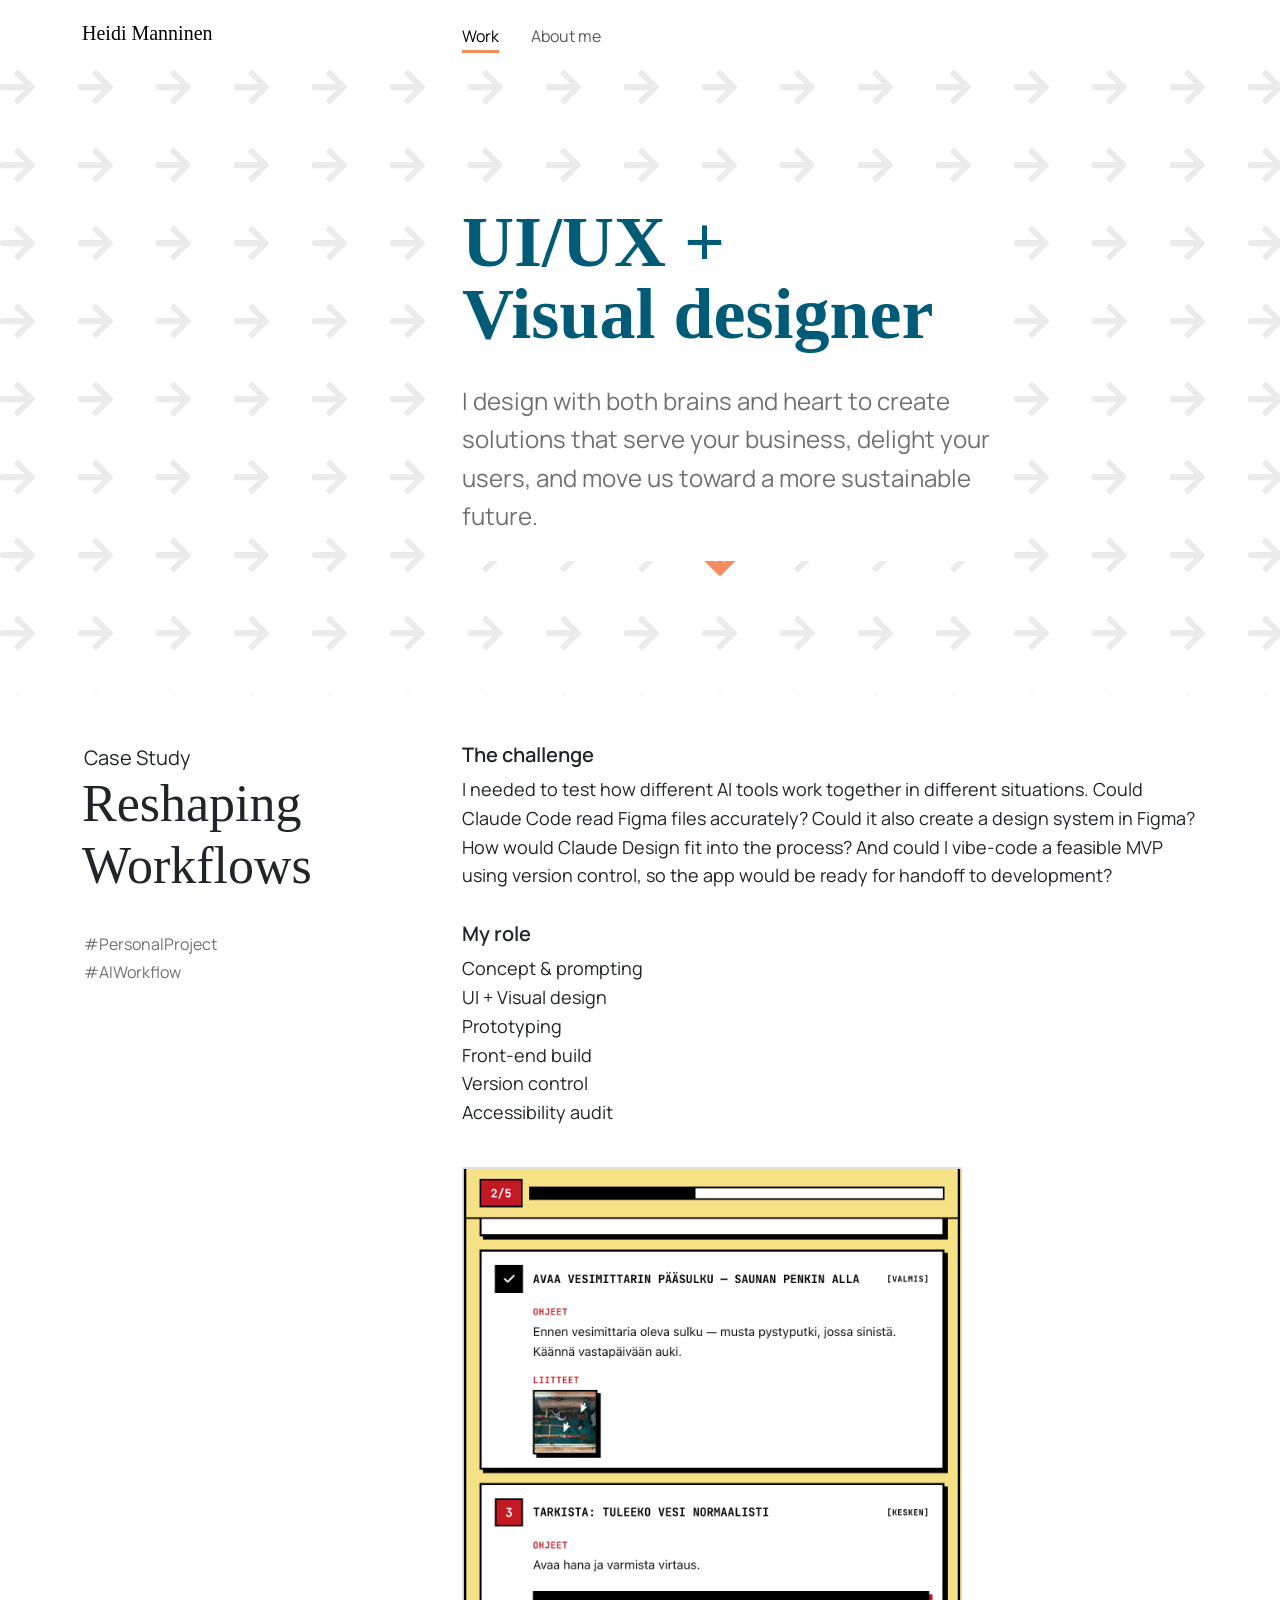
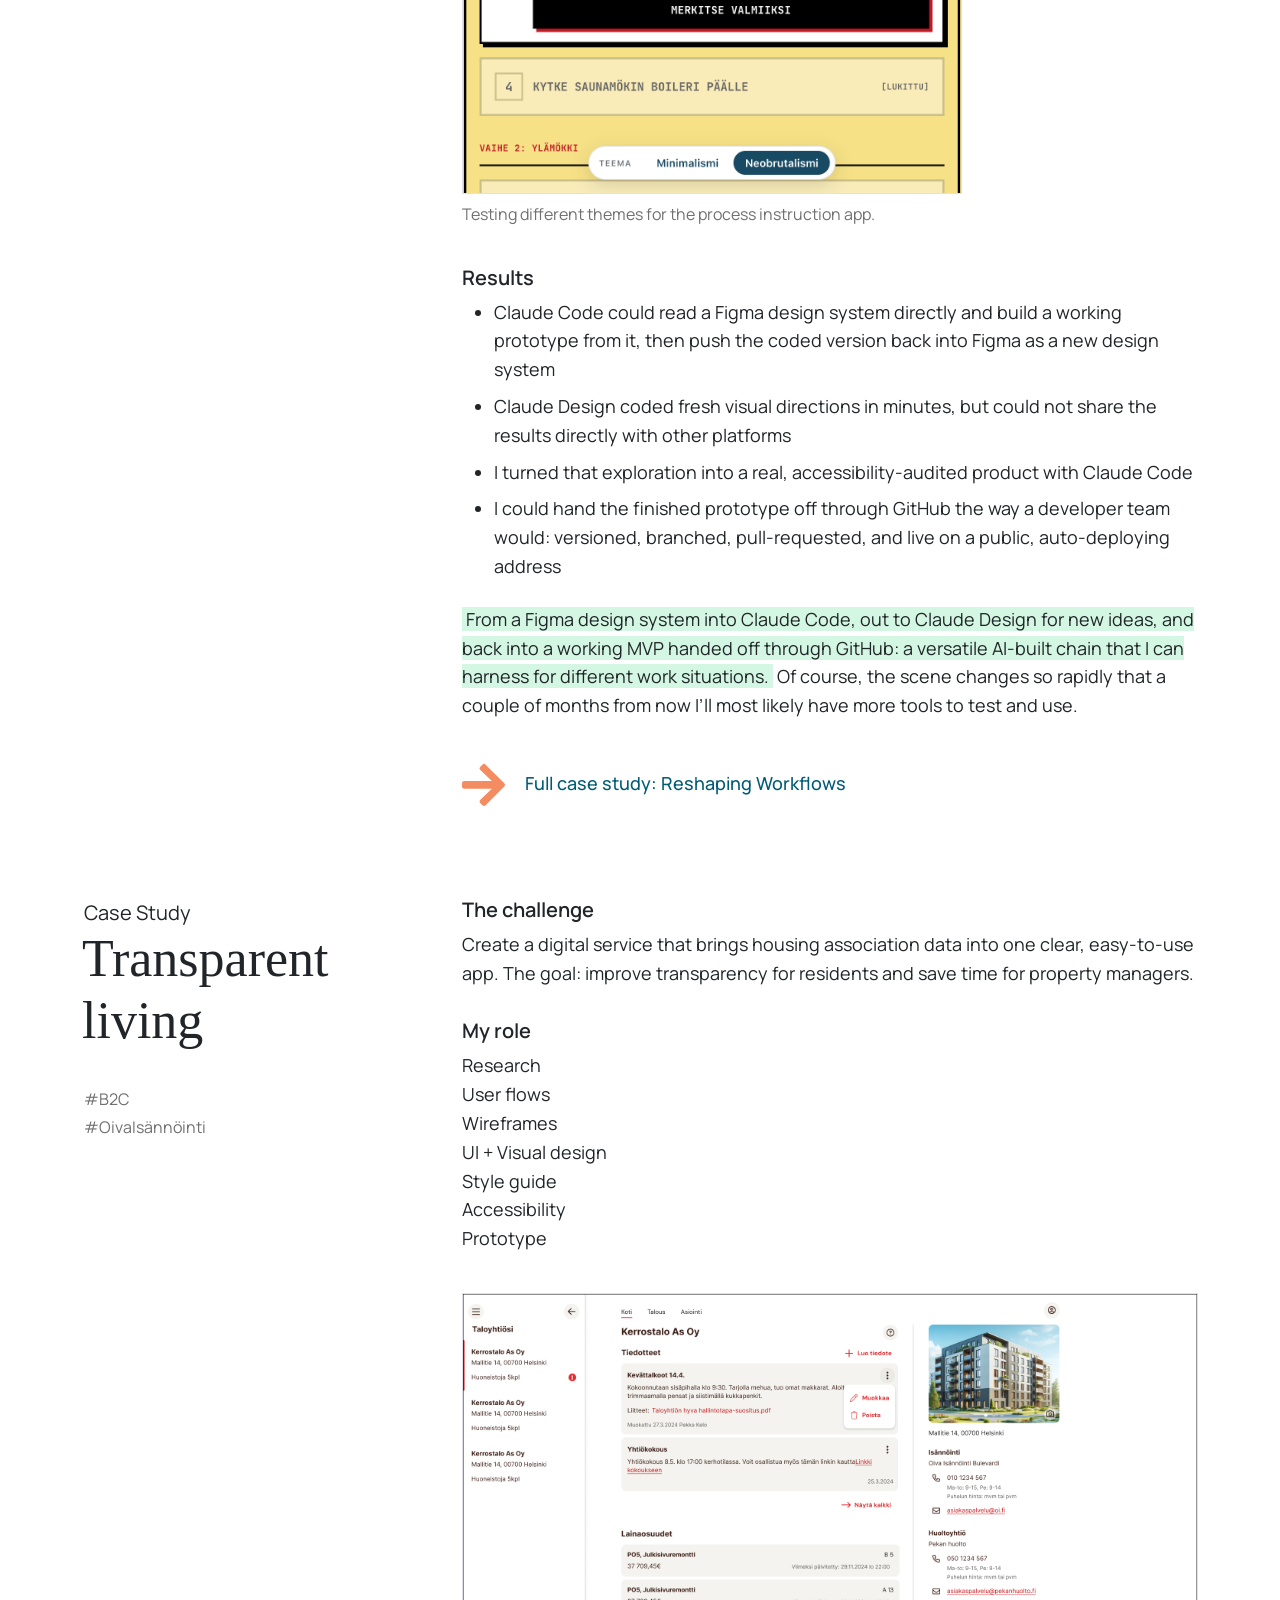
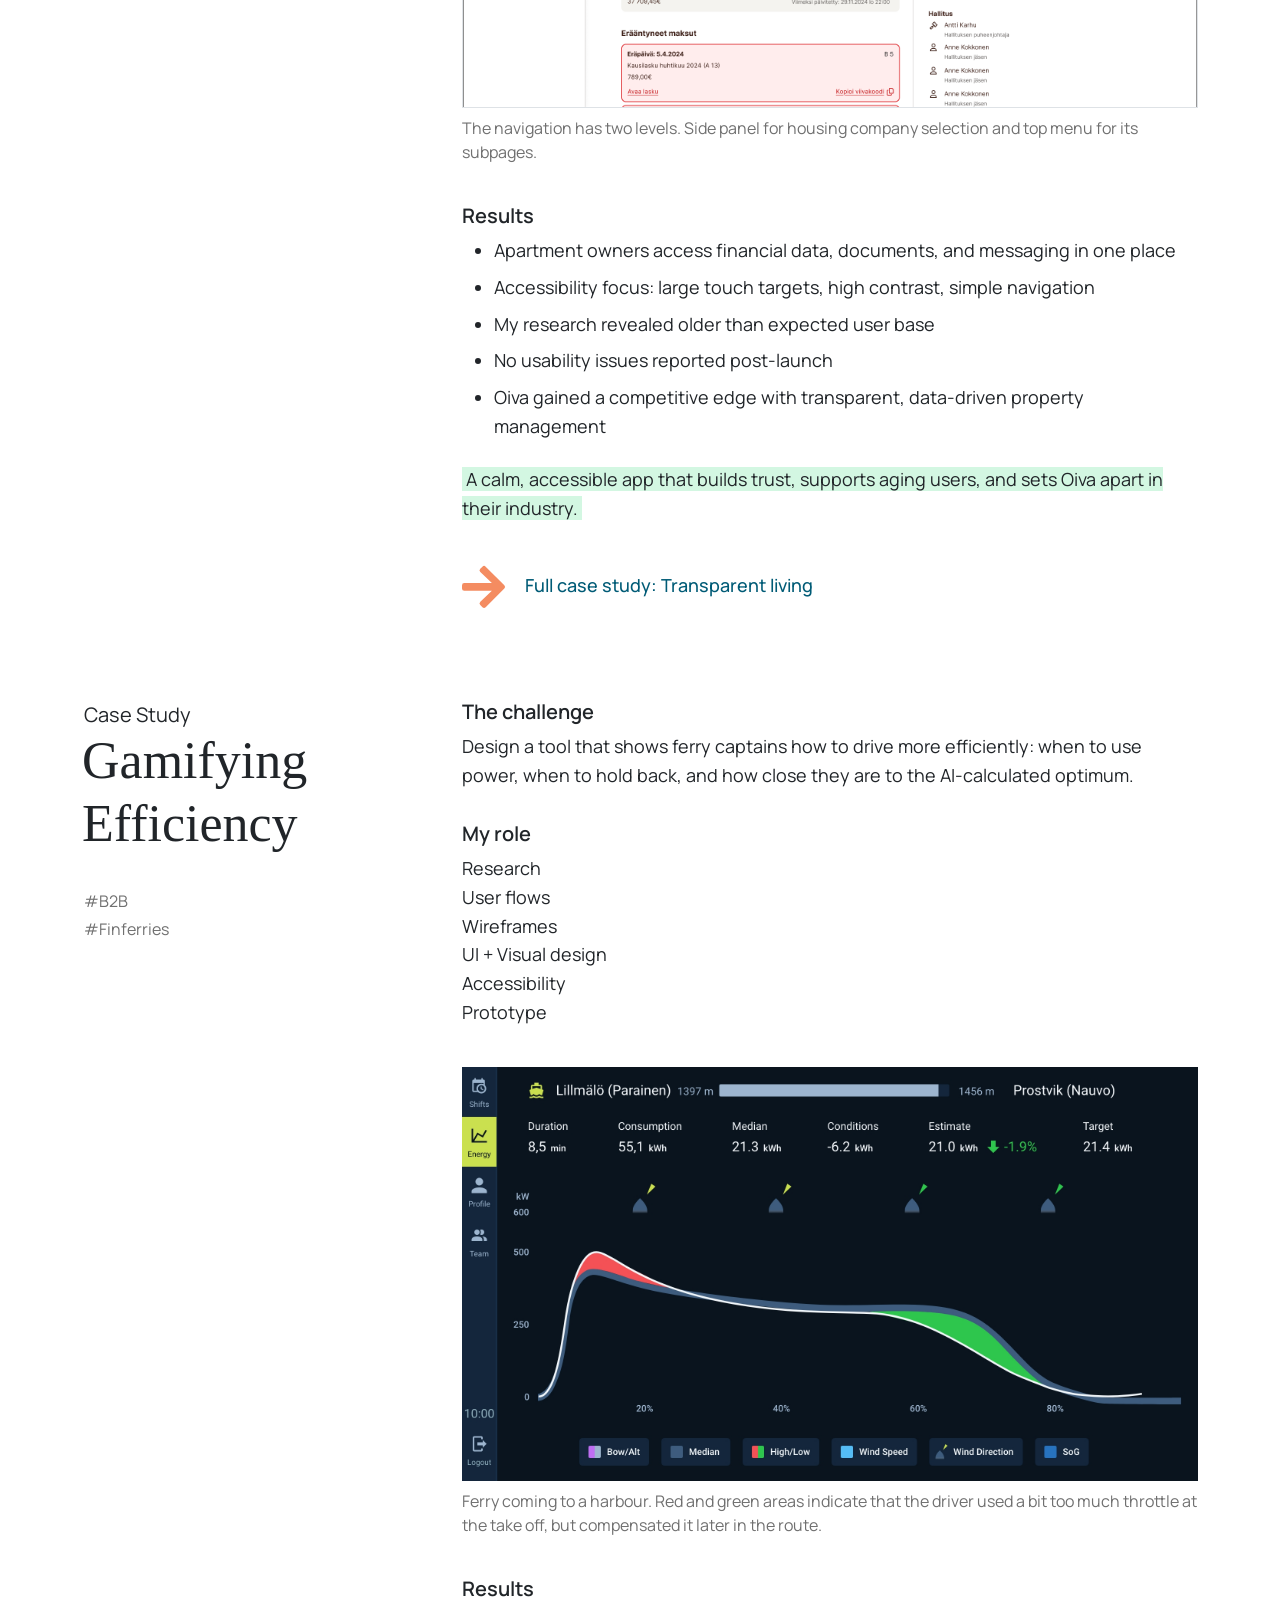
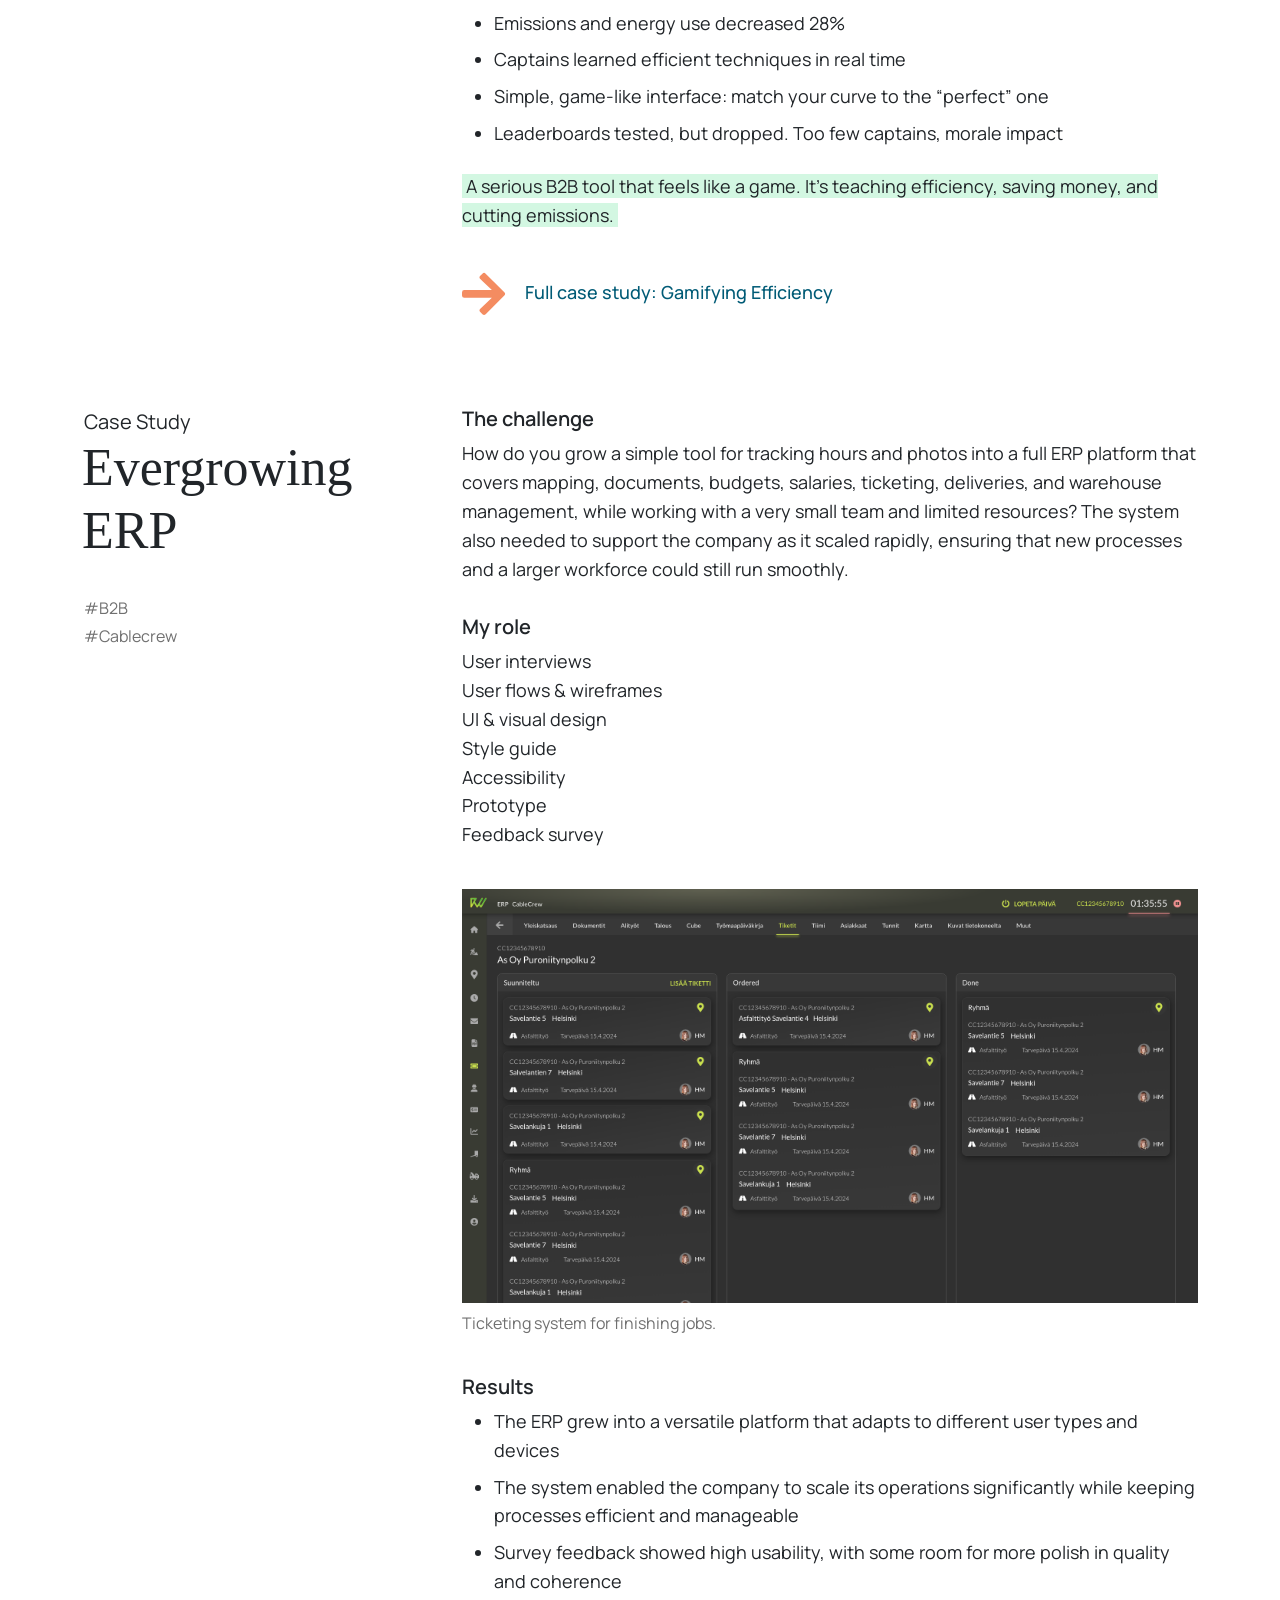
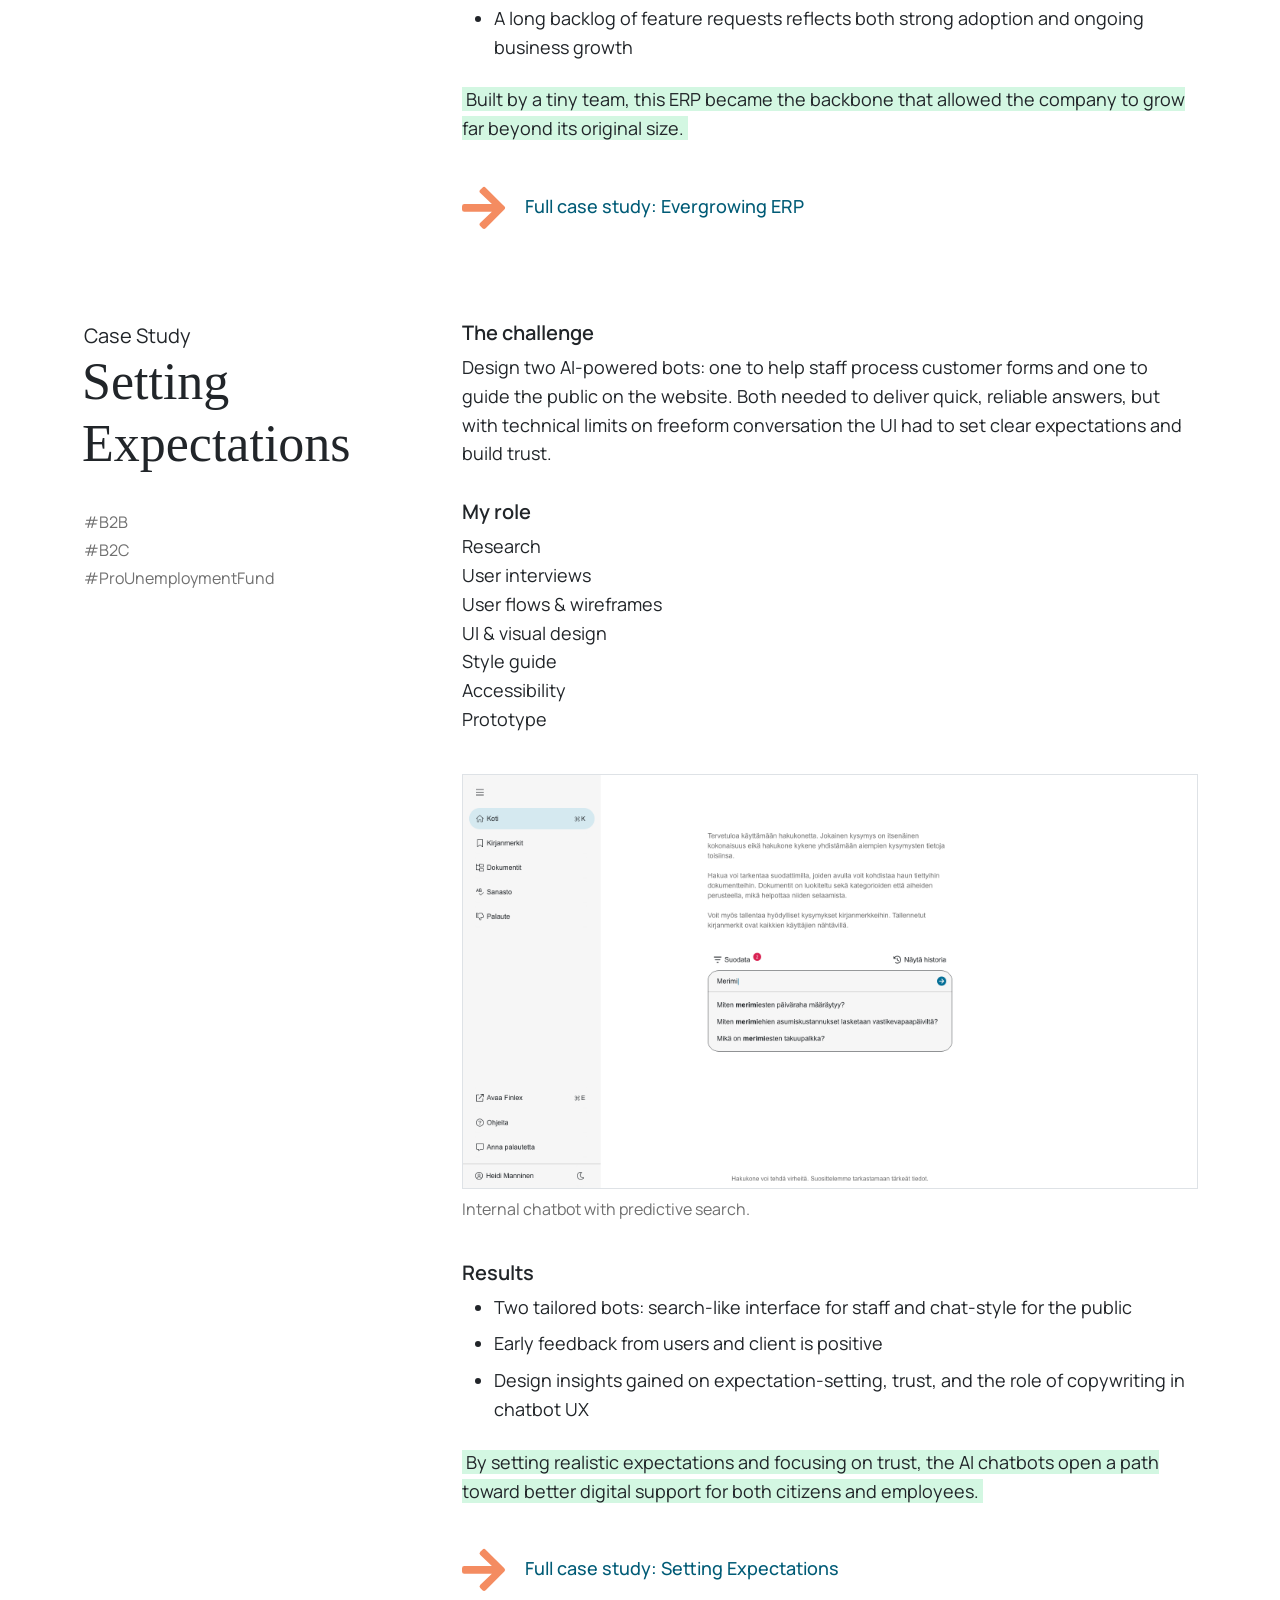
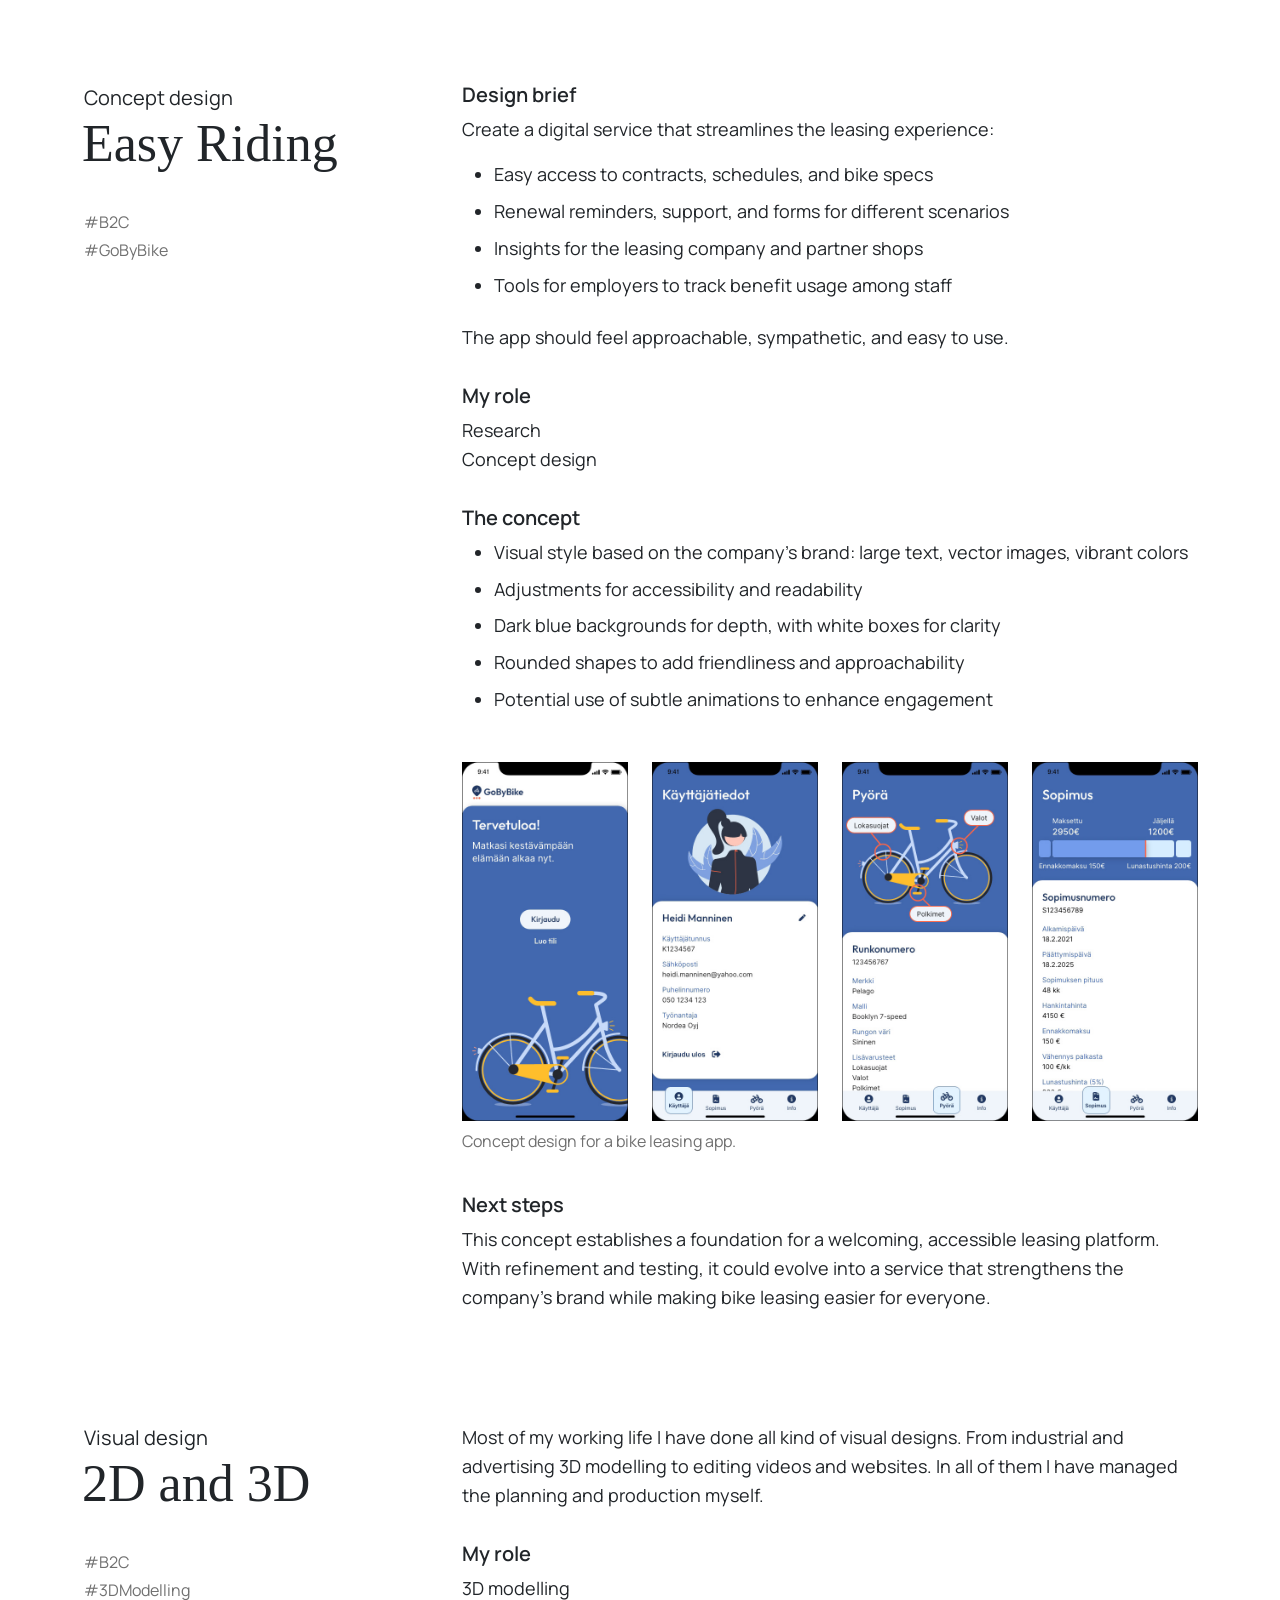
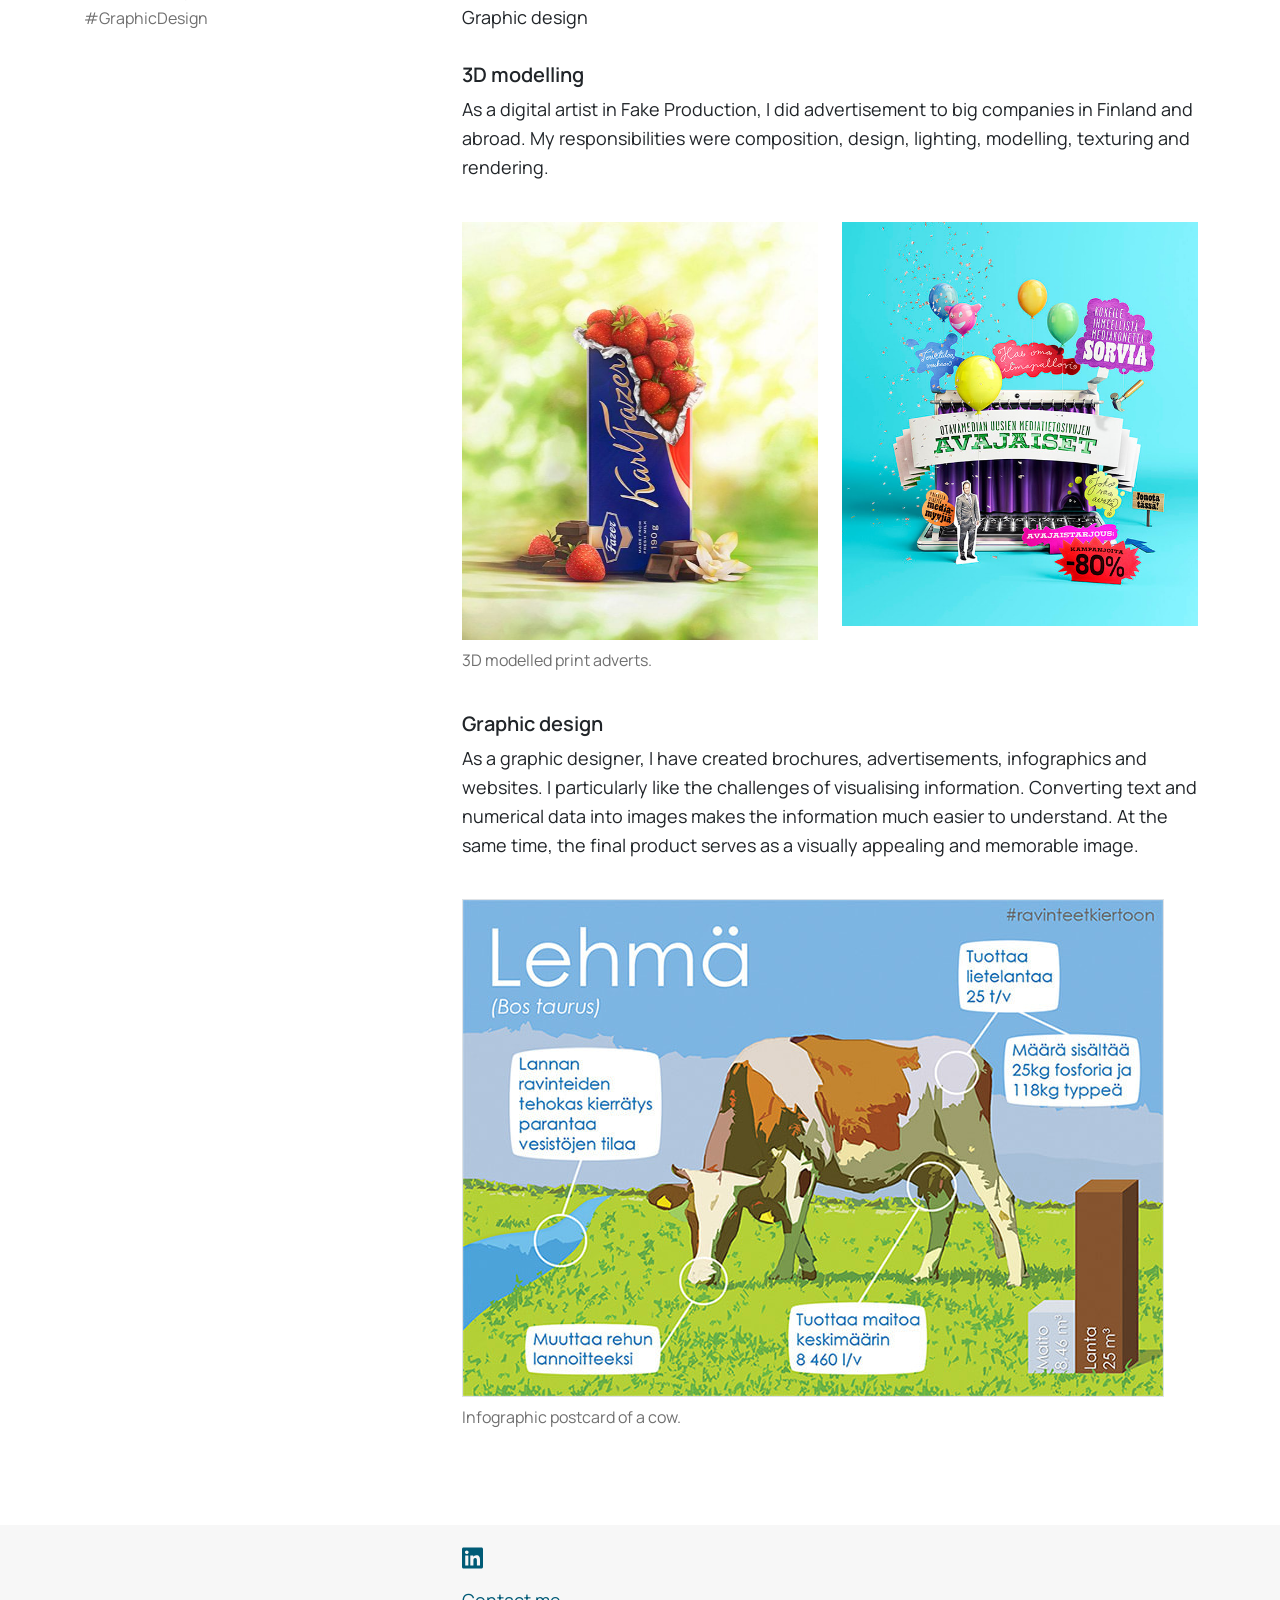
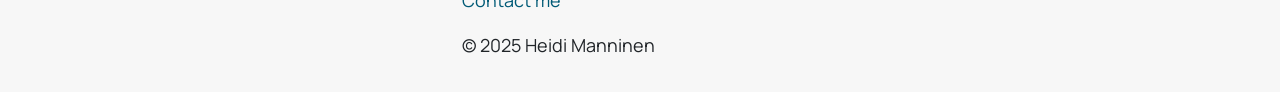
<file: index.html>
<!DOCTYPE html>
<html lang="en">

  <head>
    <meta charset="UTF-8">
    <meta name="viewport" content="width=device-width, initial-scale=1.0">
    <title>Work - Heidi Manninen</title>
    <!-- Link to the external CSS file -->
    <link rel="stylesheet" href="styles.css">
    <link href="https://cdn.jsdelivr.net/npm/bootstrap@5.3.0/dist/css/bootstrap.min.css" rel="stylesheet">
    <link rel="preconnect" href="https://fonts.googleapis.com">
    <link rel="preconnect" href="https://fonts.gstatic.com" crossorigin>
    <link href="https://fonts.googleapis.com/css2?family=Manrope:wght@100..900&family=Playfair-display:ital,wght@0,100..900;1,100..900&display=swap" rel="stylesheet">
  </head>
  <body>

    <nav class="navbar fixed-top navbar-expand-sm">
      <div class="container">
        <div class="col-sm-4">
          <a class="navbar-brand" href="index.html">Heidi Manninen</a>
        </div>
        <div class="col-sm-8">
          <div class="navbar-nav flex-row">
            <li class="nav-item">
              <a class="nav-link active" aria-current="page" href="index.html">Work</a>
            </li>
            <li class="nav-item">
              <a class="nav-link" href="about_me.html">About me</a>
            </li>
          </div>
        </div> 
      </div>
    </nav>

    <header class="work">
      <div class="container">
        <div class="row pt-2">
          <div class="col-lg-4">
          </div>
          <div class="col-lg-6">
            <div class="hero-text">
              <h1>
                UI/UX +
              </br>
                Visual designer
              </h1>
              <p class="title-caption pt-4">
                I design with both brains and heart to create solutions that serve your business, delight your users, and move us toward a more sustainable future.
              </p>
            </div>
          </div>
          <!-- <div class="arrows-right col-lg-2">
          </div> -->
        </div>
      </div>
    </header>

    <!-- <header class="work">
      <div class="container">
        <div class="row pt-5">
          <div class="col-lg-4">
          </div>
          <div class="hero-text col-lg-7">
            <h1>
              UI/UX +
            </br>
              Visual designer
            </h1>
            <p class="title-caption pt-4">
              I design with both brains and heart to create solutions that serve your business, delight your users, and move us toward a more sustainable future.
            </p>
          </div>
        </div>
      </div>
    </header> -->

    <main class="container my-5">
      <section id="portfolio" class="my-5">
        <!-- Reshaping Workflows -->
        <div class="row pb-5">
          <div class="col-md-4 pb-4">
            <div class="caption">Case Study</div>
            <h2>Reshaping Workflows</h2>
            <br>
            <p class="hashs">
              #PersonalProject<br>
              #AIWorkflow
            </p>
          </div>
          <div class="col-md-8">
            <h4 class="pt-0">
              The challenge
            </h4>
            <p>
              I needed to test how different AI tools work together in different situations. Could Claude Code read Figma files accurately? Could it also create a design
              system in Figma? How would Claude Design fit into the process? And could I vibe-code a feasible MVP using version control, so the app would be ready for
              handoff to development?
            </p>
            <h4>
              My role
            </h4>
            <p class="pb-4">
              Concept &amp; prompting<br>
              UI + Visual design<br>
              Prototyping<br>
              Front-end build<br>
              Version control<br>
              Accessibility audit
            </p>
            <a href="https://heidimanninen.net/images/Process-NewStyle.png" target="_blank"><img src="images/Process-NewStyle.png" class="border img-fluid img-portrait" alt="The process instruction app in its neobrutalist theme, one of the visual directions tested"></a>
            <div class="image-caption">
              Testing different themes for the process instruction app.
            </div><br>
            <h4>
              Results
            </h4>
            <ul>
              <li>Claude Code could read a Figma design system directly and build a working prototype from it, then push the coded version back into Figma as a new design system</li>
              <li>Claude Design coded fresh visual directions in minutes, but could not share the results directly with other platforms</li>
              <li>I turned that exploration into a real, accessibility-audited product with Claude Code</li>
              <li>I could hand the finished prototype off through GitHub the way a developer team would: versioned, branched, pull-requested, and live on a public, auto-deploying address</li>
            </ul>
            <p>
              <span class="text-highlight">From a Figma design system into Claude Code, out to Claude Design for new ideas, and back into a working MVP handed off through GitHub: a versatile
              AI-built chain that I can harness for different work situations.</span> Of course, the scene changes so rapidly that a couple of months from now I’ll most likely
              have more tools to test and use.
            </p>
            <p>
              <a class="case-link" href="case_study_ReshapingWorkflows.html">
                <img src="images/link-arrow.svg" class="img-fluid py-3" alt="Full case study: Reshaping Workflows">
                Full case study: Reshaping Workflows
              </a>
            </p>
          </div>
        </div>
        <!-- Oiva MyOiva -->
        <div class="row pb-5">
          <div class="col-md-4 pb-4">
            <div class="caption">Case Study</div>
            <h2>Transparent living</h2>
            <br>
            <p class="hashs">
              #B2C<br>
              #OivaIsännöinti
            </p>
          </div>
          <div class="col-md-8">
            <h4 class="pt-0">
              The challenge
            </h4>
            <p>
              Create a digital service that brings housing association data into one clear, easy-to-use app. The goal: improve transparency for residents and save time for property managers. 
            </p>
            <h4>
              My role
            </h4>
            <p class="pb-4">
              Research<br>
              User flows<br>
              Wireframes<br>
              UI + Visual design<br>
              Style guide<br>
              Accessibility<br>
              Prototype    
            </p>
            <a href="https://heidimanninen.net/images/MyOiva-navigation-desktop.png" target="_blank"><img src="images/MyOiva-navigation-desktop.png" class="border img-fluid" alt="Navigation for desktop"></a>
            <div class="image-caption">  
              The navigation has two levels. Side panel for housing company selection and top menu for its subpages.
            </div><br>
            <h4>
              Results
            </h4>
            <ul>
              <li>Apartment owners access financial data, documents, and messaging in one place</li>
              <li>Accessibility focus: large touch targets, high contrast, simple navigation</li>
              <li>My research revealed older than expected user base</li>
              <li>No usability issues reported post-launch</li>
              <li>Oiva gained a competitive edge with transparent, data-driven property management</li>
            </ul>
            <p>
              <span class="text-highlight">A calm, accessible app that builds trust, supports aging users, and sets Oiva apart in their industry.</span>
            </p>
            <p>
              <a class="case-link" href="case_study_TransparentLiving.html">
                <img src="images/link-arrow.svg" class="img-fluid py-3" alt="Full case study: Transparent living">
                Full case study: Transparent living
              </a>
            </p>
          </div>
        </div>
        
        <!-- ROBI -->
        <div class="row pb-5">
          <div class="col-md-4 pb-4">
            <div class="caption">Case Study</div>
            <h2>Gamifying Efficiency</h2>
            <br>
            <p class="hashs">
              #B2B<br>
              #Finferries
            </p>
          </div>
          <div class="col-md-8">
            <h4 class="pt-0">
              The challenge
            </h4> 
            <p>
              Design a tool that shows ferry captains how to drive more efficiently: when to use power, when to hold back, and how close they are to the AI-calculated optimum.
            </p>
            <h4>
              My role
            </h4>
            <p class="pb-4">
              Research<br>
              User flows<br>
              Wireframes<br>
              UI + Visual design<br>
              Accessibility<br>
              Prototype    
            </p>
            <a href="https://heidimanninen.net/images/ROBI-FinalDesign-Energy.jpg" target="_blank"><img src="images/ROBI-FinalDesign-Energy.jpg" class="img-fluid" alt="Power usage of from a route"></a>
            <div class="image-caption">
              Ferry coming to a harbour. Red and green areas indicate that the driver used a bit too much throttle at the take off, but compensated it later in the route.
            </div><br>
            <h4>
              Results
            </h4>
            <ul>
              <li>Emissions and energy use decreased 28%</li>
              <li>Captains learned efficient techniques in real time</li>
              <li>Simple, game-like interface: match your curve to the “perfect” one</li>
              <li>Leaderboards tested, but dropped. Too few captains, morale impact</li>
            </ul>
            <p>
              <span class="text-highlight">A serious B2B tool that feels like a game. It’s teaching efficiency, saving money, and cutting emissions.</span>
            </p>
            <p>
              <a class="case-link" href="case_study_GamifyingEfficiency.html">
                <img src="images/link-arrow.svg" class="img-fluid py-3" alt="Full case study: Gamifying Efficiency">
                Full case study: Gamifying Efficiency
              </a>
            </p>
          </div>
        </div>
        <!-- CableCrew ERP -->
        <div class="row pb-5">
          <div class="col-md-4 pb-4">
            <div class="caption">Case Study</div>
            <h2>Evergrowing ERP</h2>
            <br>
            <p class="hashs">
              #B2B<br>
              #Cablecrew
            </p>
          </div>
          <div class="col-md-8">
            <h4 class="pt-0">
              The challenge
            </h4> 
            <p>
              How do you grow a simple tool for tracking hours and photos into a full ERP platform that covers mapping, documents, budgets, salaries, ticketing, deliveries, and warehouse management, 
              while working with a very small team and limited resources? The system also needed to support the company as it scaled rapidly, ensuring that new processes and a larger workforce could still run smoothly.
            </p>
            <h4>
              My role
            </h4>
            <p class="pb-4">
              User interviews<br>
              User flows & wireframes<br>
              UI & visual design<br>
              Style guide<br>
              Accessibility<br>
              Prototype<br>
              Feedback survey
            </p>
            <a href="https://heidimanninen.net/images/CC-Tiketit.png" target="_blank"><img src="images/CC-Tiketit.png" class="img-fluid" alt="Tickets of tasks"></a><br>
            <div class="image-caption">
              Ticketing system for finishing jobs.
            </div><br>
            <h4>
              Results
            </h4>
            <ul>
              <li>The ERP grew into a versatile platform that adapts to different user types and devices</li>
              <li>The system enabled the company to scale its operations significantly while keeping processes efficient and manageable</li>
              <li>Survey feedback showed high usability, with some room for more polish in quality and coherence</li>
              <li>A long backlog of feature requests reflects both strong adoption and ongoing business growth</li>
            </ul>
            <p>
              <span class="text-highlight">Built by a tiny team, this ERP became the backbone that allowed the company to grow far beyond its original size.</span>
            </p>
            <p>
              <a class="case-link" href="case_study_EvergrowingERP.html">
                <img src="images/link-arrow.svg" class="img-fluid py-3" alt="Full case study: Evergrowing ERP">
                Full case study: Evergrowing ERP
              </a>
            </p>
          </div>
        </div>
        <!-- Pro Kassa AI bot -->
        <div class="row pb-5">
          <div class="col-md-4 pb-4">
            <div class="caption">Case Study</div>
            <h2>Setting Expectations</h2>
            <br>
            <p class="hashs">
              #B2B<br>
              #B2C<br>
              #ProUnemploymentFund
          </div>
          <div class="col-md-8">
            <h4 class="pt-0">
              The challenge
            </h4> 
            <p>
              Design two AI-powered bots: one to help staff process customer forms and one to guide the public on the website. Both needed to deliver quick, reliable answers, 
              but with technical limits on freeform conversation the UI had to set clear expectations and build trust.
            </p>
            <h4>
              My role
            </h4>
            <p class="pb-4">
              Research<br>
              User interviews<br>
              User flows & wireframes<br>
              UI & visual design<br>
              Style guide<br>
              Accessibility<br>
              Prototype
            </p>
            <a href="https://heidimanninen.net/images/AIBot-InternalVersion-Predictive.png" target="_blank"><img src="images/AIBot-InternalVersion-Predictive.png" class="border img-fluid" alt="AI bot with predictive prompt"></a><br>
            <div class="image-caption">
              Internal chatbot with predictive search.
            </div><br>
             <h4>
              Results
            </h4>
            <ul>
              <li>Two tailored bots: search-like interface for staff and chat-style for the public</li>
              <li>Early feedback from users and client is positive</li>
              <li>Design insights gained on expectation-setting, trust, and the role of copywriting in chatbot UX</li>
            </ul>
            <p>
              <span class="text-highlight">By setting realistic expectations and focusing on trust, the AI chatbots open a path toward better digital support for both citizens and employees.</span>
            </p>
            <p>
              <a class="case-link" href="case_study_SettingExpectations.html">
                <img src="images/link-arrow.svg" class="img-fluid py-3" alt="Full case study: Setting Expectations">
                Full case study: Setting Expectations
              </a>
            </p>
          </div>
        </div>
        <!-- Concept design -->
        <div class="row pb-5">
          <div class="col-md-4 pb-4">
            <div class="caption">Concept design</div>
            <h2>Easy Riding</h2>
            <br>
            <p class="hashs">
              #B2C<br>
              #GoByBike
            </p>
          </div>
          <div class="col-md-8">
            <h4 class="pt-0">
              Design brief
            </h4>
            <p>
              Create a digital service that streamlines the leasing experience:
            </p>
            <ul>
              <li>Easy access to contracts, schedules, and bike specs</li>
              <li>Renewal reminders, support, and forms for different scenarios</li>
              <li>Insights for the leasing company and partner shops</li>
              <li>Tools for employers to track benefit usage among staff</li>
            </ul>
            <p>
              The app should feel approachable, sympathetic, and easy to use.
            </p>
            <h4>
              My role
            </h4>
            <p>
              Research<br>
              Concept design<br>
            </p>
            <h4>
              The concept
            </h4>
            <ul class="pb-4">
              <li>Visual style based on the company’s brand: large text, vector images, vibrant colors</li>
              <li>Adjustments for accessibility and readability</li>
              <li>Dark blue backgrounds for depth, with white boxes for clarity</li>
              <li>Rounded shapes to add friendliness and approachability</li>
              <li>Potential use of subtle animations to enhance engagement</li>
            </ul>
            <div class="row">
              <div class="col">
                <a href="https://heidimanninen.net/images/GoByBike-login.jpg" target="_blank"><img src="images/GoByBike-login.jpg" class="img-fluid" alt="Login page"></a>
              </div>
              <div class="col">
                <a href="https://heidimanninen.net/images/GoByBike-kayttaja.jpg" target="_blank"><img src="images/GoByBike-kayttaja.jpg" class="img-fluid" alt="Page for user info"></a>
              </div>
              <div class="col">
                <a href="https://heidimanninen.net/images/GoByBike-pyora.jpg" target="_blank"><img src="images/GoByBike-pyora.jpg" class="img-fluid" alt="Page for bike info"></a>
              </div>
              <div class="col">
                <a href="https://heidimanninen.net/images/GoByBike-sopimus.jpg" target="_blank"><img src="images/GoByBike-sopimus.jpg" class="img-fluid" alt="Page for contract info"></a>
              </div>
            </div>
            <div class="image-caption">
              Concept design for a bike leasing app.
            </div><br>
            <h4>
              Next steps
            </h4>
            <p>
              This concept establishes a foundation for a welcoming, accessible leasing platform. With refinement and testing, it could evolve into a service that strengthens 
              the company’s brand while making bike leasing easier for everyone.
            </p>
          </div>
        </div>
        <!-- Visual design -->
        <div class="row pb-5 pt-5">
          <div class="col-md-4 pb-4">
            <div class="caption">Visual design</div>
            <h2>2D and 3D</h2>
            <br>
            <p class="hashs">
              #B2C<br>
              #3DModelling<br>
              #GraphicDesign
            </p>
          </div>
          <div class="col-md-8">
            <p>
              Most of my working life I have done all kind of visual designs. From industrial and advertising 3D modelling to editing videos and websites. 
              In all of them I have managed the planning and production myself.
            </p>
            <h4>
              My role
            </h4>
            <p>
              3D modelling<br>
              Graphic design
            </p>
            <h4>
              3D modelling
            </h4>
            <p class="pb-4">
              As a digital artist in Fake Production, I did advertisement to big companies in Finland and abroad. My responsibilities were composition, 
              design, lighting, modelling, texturing and rendering.
            </p>
            <div class="row">
              <div class="col">
                <a href="https://heidimanninen.net/images/3D-fazer-mansikkavanilja.jpg" target="_blank"><img src="images/3D-fazer-mansikkavanilja.jpg" class="img-fluid" alt="3D modelled image of strawberry chocolate plate"></a>
              </div>
              <div class="col">
                <a href="https://heidimanninen.net/images/3D-bobhelsinki-otavamediaopas.jpg" target="_blank"><img src="images/3D-bobhelsinki-otavamediaopas.jpg" class="img-fluid" alt="3D modelled ad of a web page launch"></a>
              </div>
            </div>
            <div class="image-caption">
              3D modelled print adverts.
            </div><br>
            <h4>
              Graphic design
            </h4>
            <p class="pb-4">
              As a graphic designer, I have created brochures, advertisements, infographics and websites. I particularly like the challenges of 
              visualising information. Converting text and numerical data into images makes the information much easier to understand. At the same 
              time, the final product serves as a visually appealing and memorable image.
            </p>
            <a href="https://heidimanninen.net/images/2D-LUKE-lehmakortti.jpg" target="_blank"><img src="images/2D-LUKE-lehmakortti.jpg" class="border img-fluid" alt="Infographic of a cow"></a><br>
            <div class="image-caption">
              Infographic postcard of a cow.
            </div>
          </div>
        </div>
      </section>

    </main>
    <footer class="container-fluid">
      <div class="container">
          <div class="row">
              <div class="col-md-4">
              </div>
              <div class="col-md-8">
                <p><a href="https://www.linkedin.com/in/heidi-manninen-b1277a5/" target="_blank"><img src="images/linkedin.svg" class="linkedin" style="height:24px;" /></a></p>
                <p><a href="mailto:heidi.manninen@proton.me">Contact me</a></p>
                <p>&copy; 2025 Heidi Manninen</p>
              </div>
          </div>
      </div>
    </footer>
  
    <script src="https://cdn.jsdelivr.net/npm/@popperjs/core@2.11.6/dist/umd/popper.min.js"></script>
    <script src="https://cdn.jsdelivr.net/npm/bootstrap@5.3.0/dist/js/bootstrap.min.js"></script>
  </body>

</html>
</file>
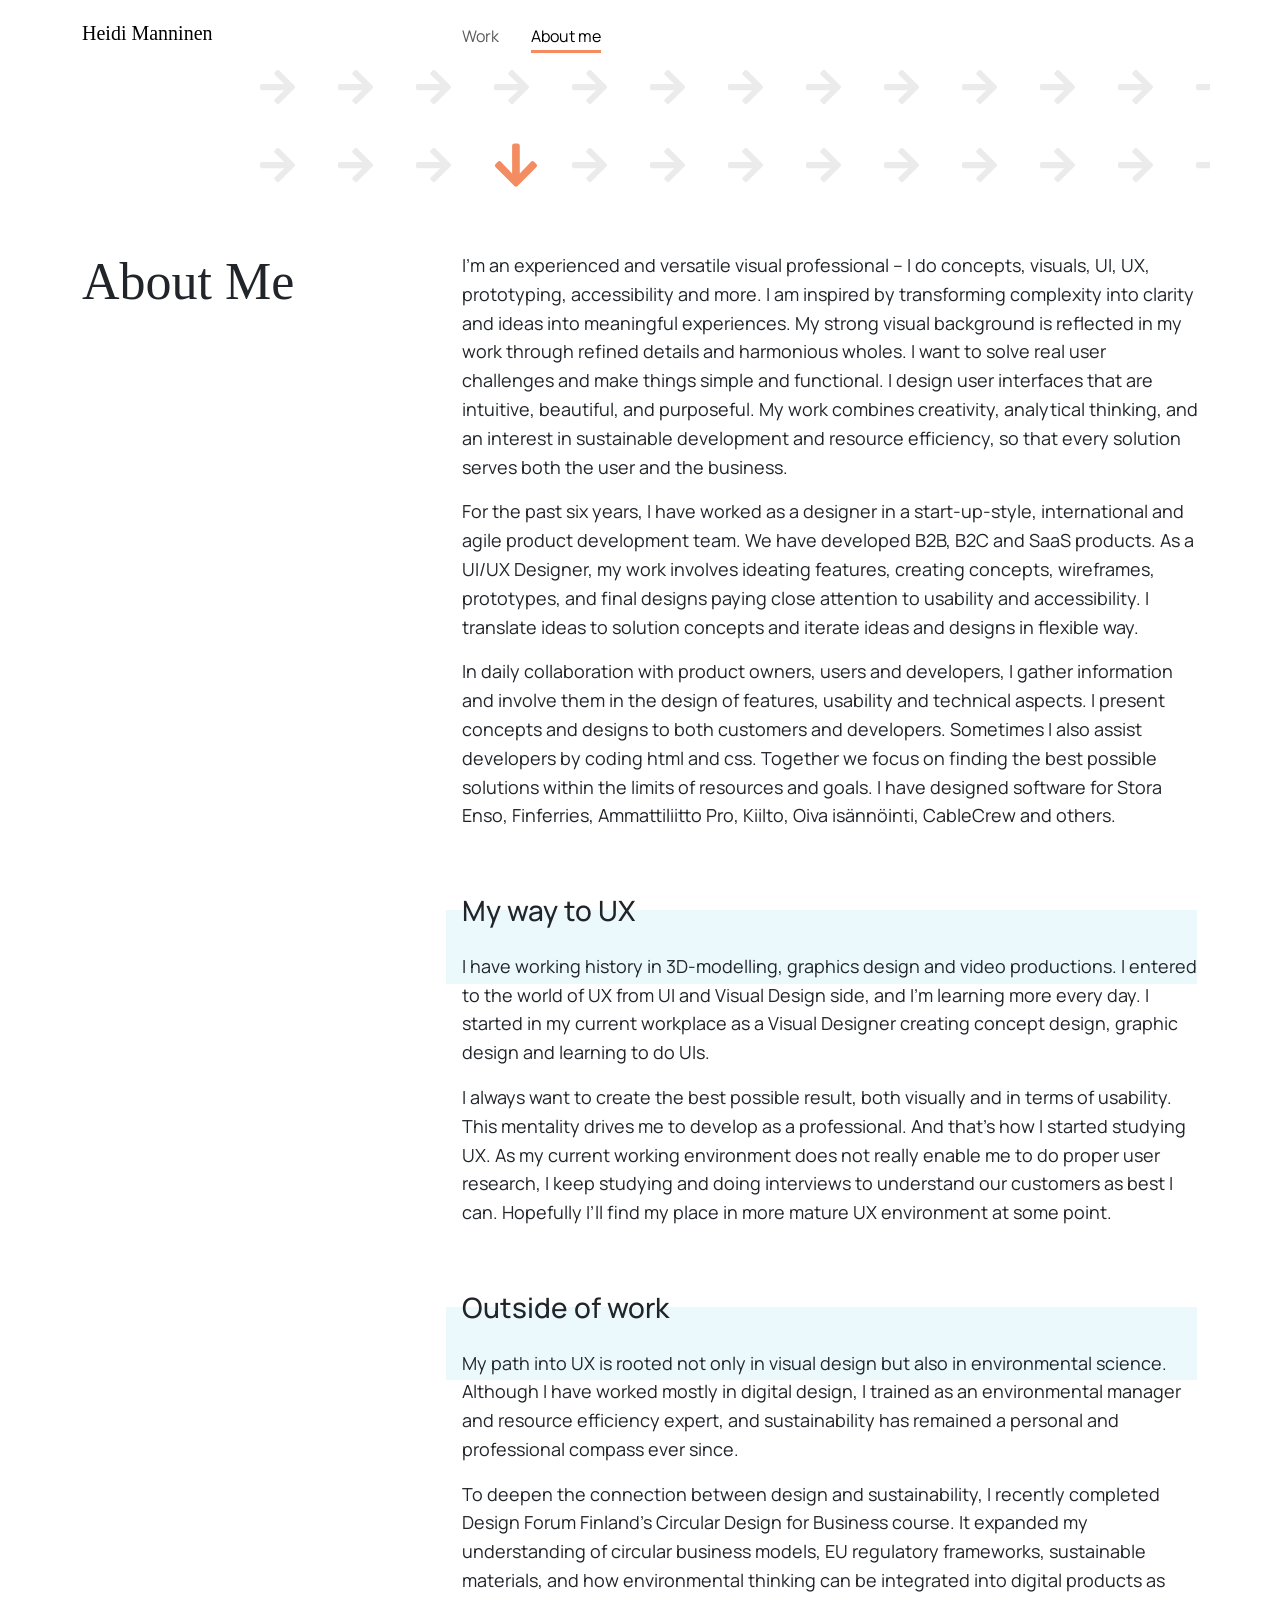
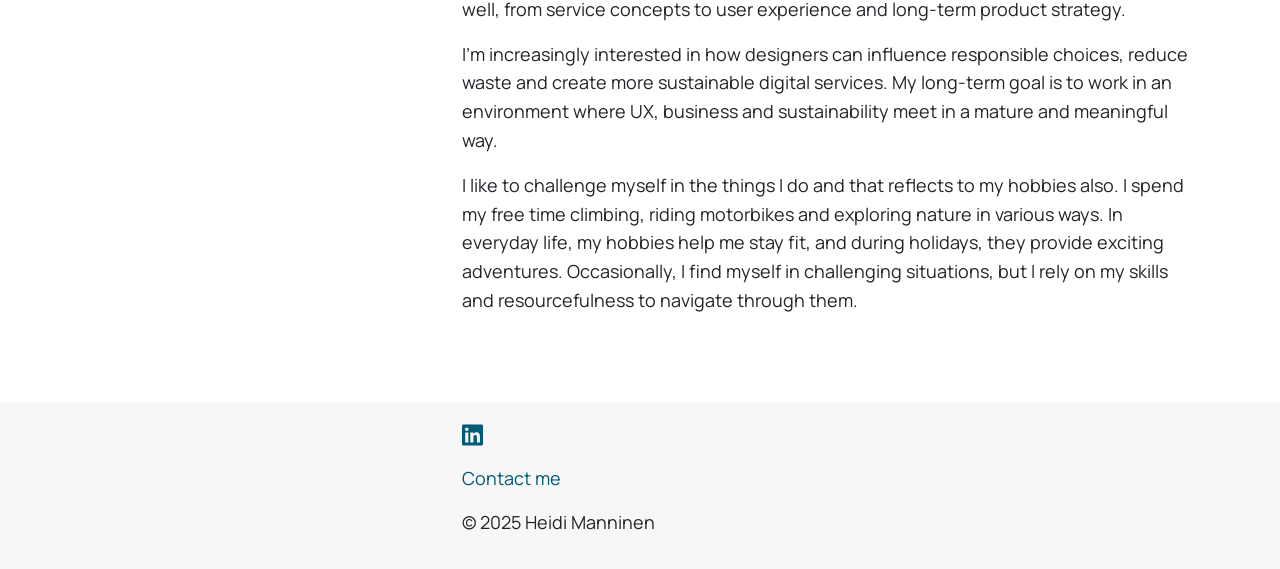
<file: about_me.html>
<!DOCTYPE html>
<html lang="en">

<head>
    <meta charset="UTF-8">
    <meta name="viewport" content="width=device-width, initial-scale=1.0">
    <title>About me - Heidi Manninen</title>
     <!-- Link to the external CSS file -->
    <link rel="stylesheet" href="styles.css">
    <link href="https://cdn.jsdelivr.net/npm/bootstrap@5.3.0/dist/css/bootstrap.min.css" rel="stylesheet">
    <link rel="preconnect" href="https://fonts.googleapis.com">
    <link rel="preconnect" href="https://fonts.gstatic.com" crossorigin>
    <link href="https://fonts.googleapis.com/css2?family=Manrope:wght@100..900&family=Playfair-display:ital,wght@0,100..900;1,100..900&display=swap" rel="stylesheet">
</head>
<body>
    <nav class="navbar fixed-top navbar-expand-sm">
        <div class="container">
            <div class="col-sm-4">
              <a class="navbar-brand" href="index.html">Heidi Manninen</a>
            </div>
            <div class="col-sm-8">
              <div class="navbar-nav flex-row">
                <li class="nav-item">
                  <a class="nav-link" aria-current="page" href="index.html">Work</a>
                </li>
                <li class="nav-item">
                  <a class="nav-link active" href="about_me.html">About me</a>
                </li>
              </div>
            </div> 
        </div>
    </nav>

    <div class="container">
        <div class="row">
            <div class="col-lg-2 back-link-area">
            </div>
            <div class="case-study-background col-lg-10">
            </div>
        </div>
    </div>

    <main class="container my-5">

        <section id="about" class="my-5">
            <div class="row">
                <div class="col-md-4 pb-4">
                    <h2>About Me</h2>
                </div>
                <div class="col-md-8">
                    <p>
                        I’m an experienced and versatile visual professional – I do concepts, visuals, UI, UX, prototyping, accessibility and 
                        more. I am inspired by transforming complexity into clarity and ideas into meaningful experiences. My strong visual 
                        background is reflected in my work through refined details and harmonious wholes. I want to solve real user challenges 
                        and make things simple and functional. I design user interfaces that are intuitive, beautiful, and purposeful. My work 
                        combines creativity, analytical thinking, and an interest in sustainable development and resource efficiency, so that 
                        every solution serves both the user and the business.

                    </p>
                    <p>
                        For the past six years, I have worked as a designer in a start-up-style, international and agile product development 
                        team. We have developed B2B, B2C and SaaS products. As a UI/UX Designer, my work involves ideating features, creating 
                        concepts, wireframes, prototypes, and final designs paying close attention to usability and accessibility. I translate 
                        ideas to solution concepts and iterate ideas and designs in flexible way.
                    </p>
                    <p>
                        In daily collaboration with product owners, users and developers, I gather information and involve them in the design 
                        of features, usability and technical aspects. I present concepts and designs to both customers and developers. Sometimes 
                        I also assist developers by coding html and css. Together we focus on finding the best possible solutions within the 
                        limits of resources and goals. I have designed software for Stora Enso, Finferries, Ammattiliitto Pro, Kiilto, Oiva 
                        isännöinti, CableCrew and others.
                    </p>
                    <h3 class="highlight pt-5">My way to UX</h3>
                    <p class="tp">
                        I have working history in 3D-modelling, graphics design and video productions. I entered to the world of UX from UI and 
                        Visual Design side, and I’m learning more every day. I started in my current workplace as a Visual Designer creating 
                        concept design, graphic design and learning to do UIs. 
                    </p>
                    <p>
                        I always want to create the best possible result, both visually and in terms of usability. This mentality drives me to 
                        develop as a professional. And that’s how I started studying UX. As my current working environment does not really enable 
                        me to do proper user research, I keep studying and doing interviews to understand our customers as best I can. Hopefully 
                        I’ll find my place in more mature UX environment at some point.  
                    </p>
                    <h3 class="highlight pt-5">Outside of work</h3>
                    <p class="tp">
                        My path into UX is rooted not only in visual design but also in environmental science. Although I have worked mostly in digital design, 
                        I trained as an environmental manager and resource efficiency expert, and sustainability has remained a personal and professional compass ever since.
                    </p>
                    <p>
                        To deepen the connection between design and sustainability, I recently completed Design Forum Finland’s Circular Design for Business course. 
                        It expanded my understanding of circular business models, EU regulatory frameworks, sustainable materials, and how environmental thinking 
                        can be integrated into digital products as well, from service concepts to user experience and long-term product strategy.
                    </p>
                    <p>
                        I’m increasingly interested in how designers can influence responsible choices, reduce waste and create more sustainable digital services. 
                        My long-term goal is to work in an environment where UX, business and sustainability meet in a mature and meaningful way.
                    </p>
                    <p>
                        I like to challenge myself in the things I do and that reflects to my hobbies also. I spend my free time climbing, riding motorbikes 
                        and exploring nature in various ways. In everyday life, my hobbies help me stay fit, and during holidays, they provide exciting 
                        adventures. Occasionally, I find myself in challenging situations, but I rely on my skills and resourcefulness to navigate through them. 
                    </p><br>
                </div>
            </div>
        </section>
    </main>

    <footer class="container-fluid">
        <div class="container">
            <div class="row">
                <div class="col-md-4">
                </div>
                <div class="col-md-8">
                    <p><a href="https://www.linkedin.com/in/heidi-manninen-b1277a5/" target="_blank"><img src="images/linkedin.svg" class="linkedin" style="height:24px;" /></a></p>
                    <p><a href="mailto:heidi.manninen@proton.me">Contact me</a></p>
                    <p>&copy; 2025 Heidi Manninen</p>
                </div>
            </div>
        </div>
    </footer>

    <script src="https://cdn.jsdelivr.net/npm/@popperjs/core@2.11.6/dist/umd/popper.min.js"></script>
    <script src="https://cdn.jsdelivr.net/npm/bootstrap@5.3.0/dist/js/bootstrap.min.js"></script>
</body>

</html>
</file>
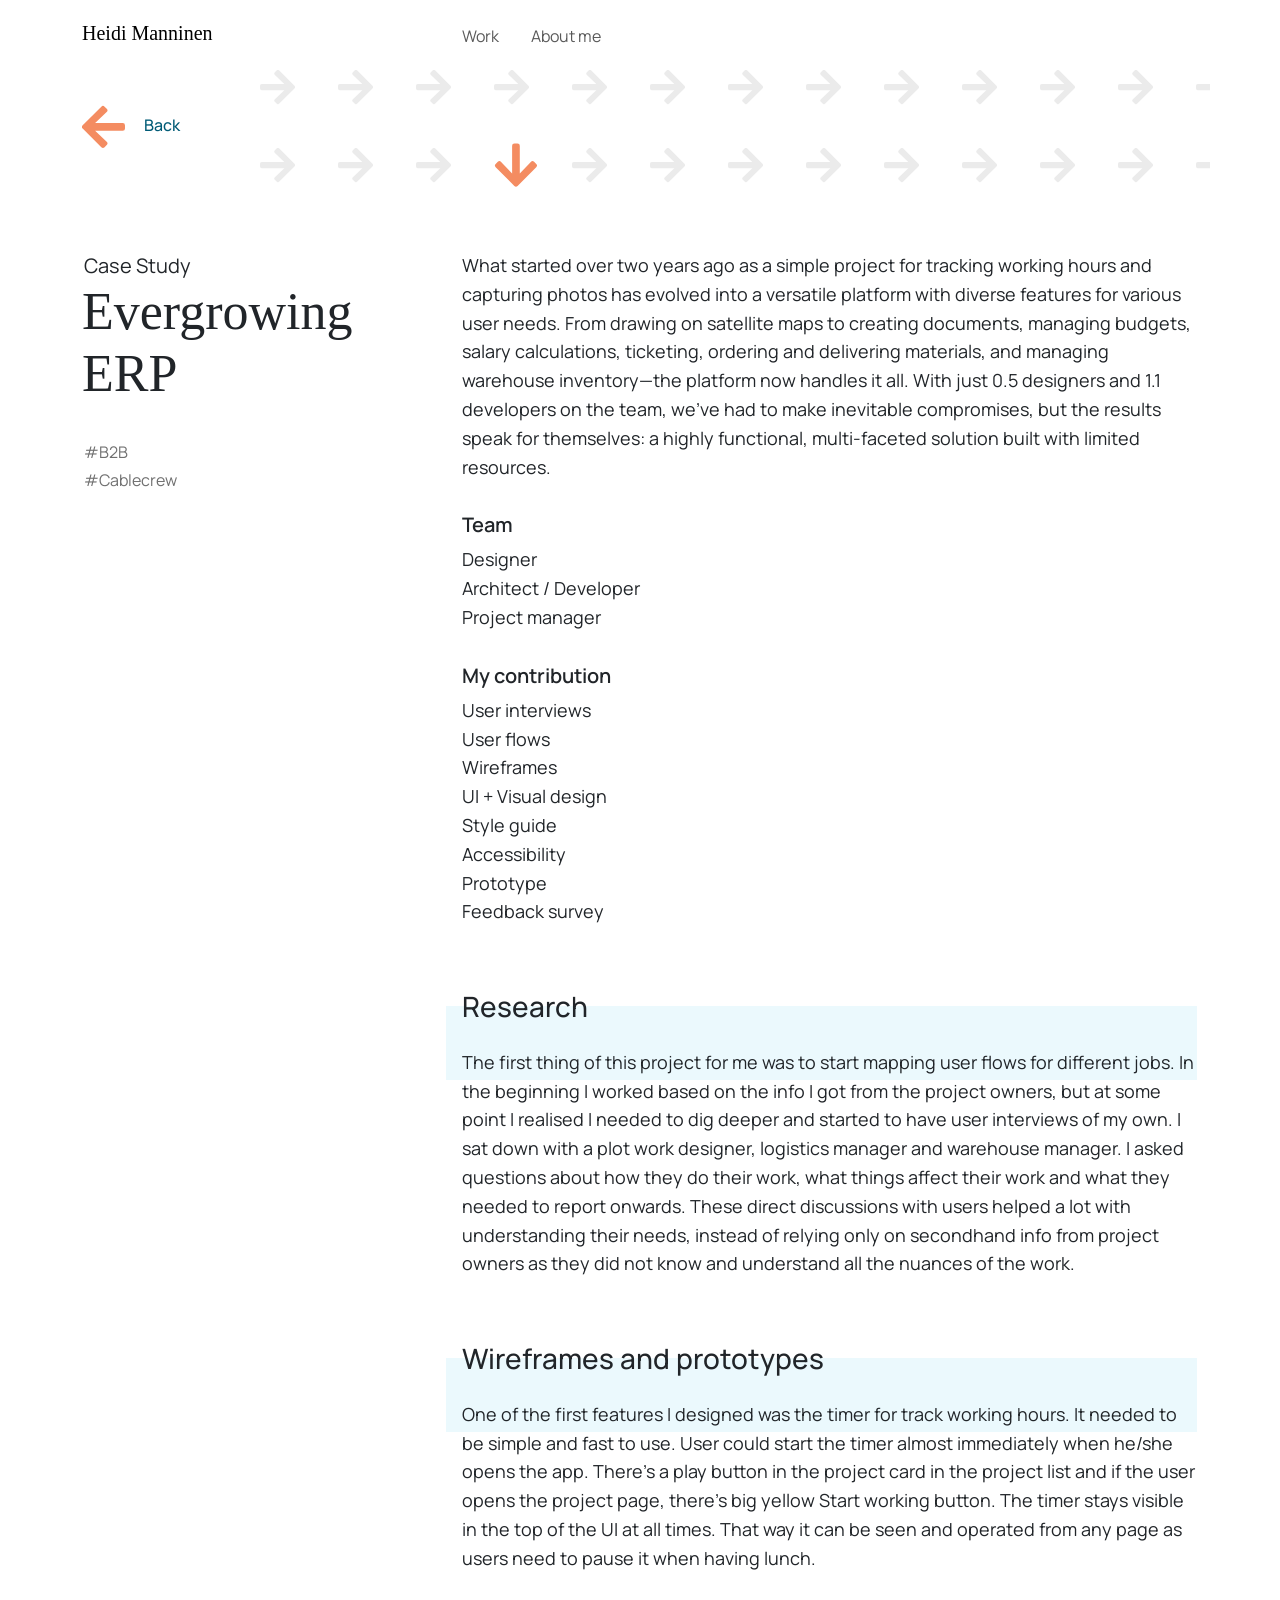
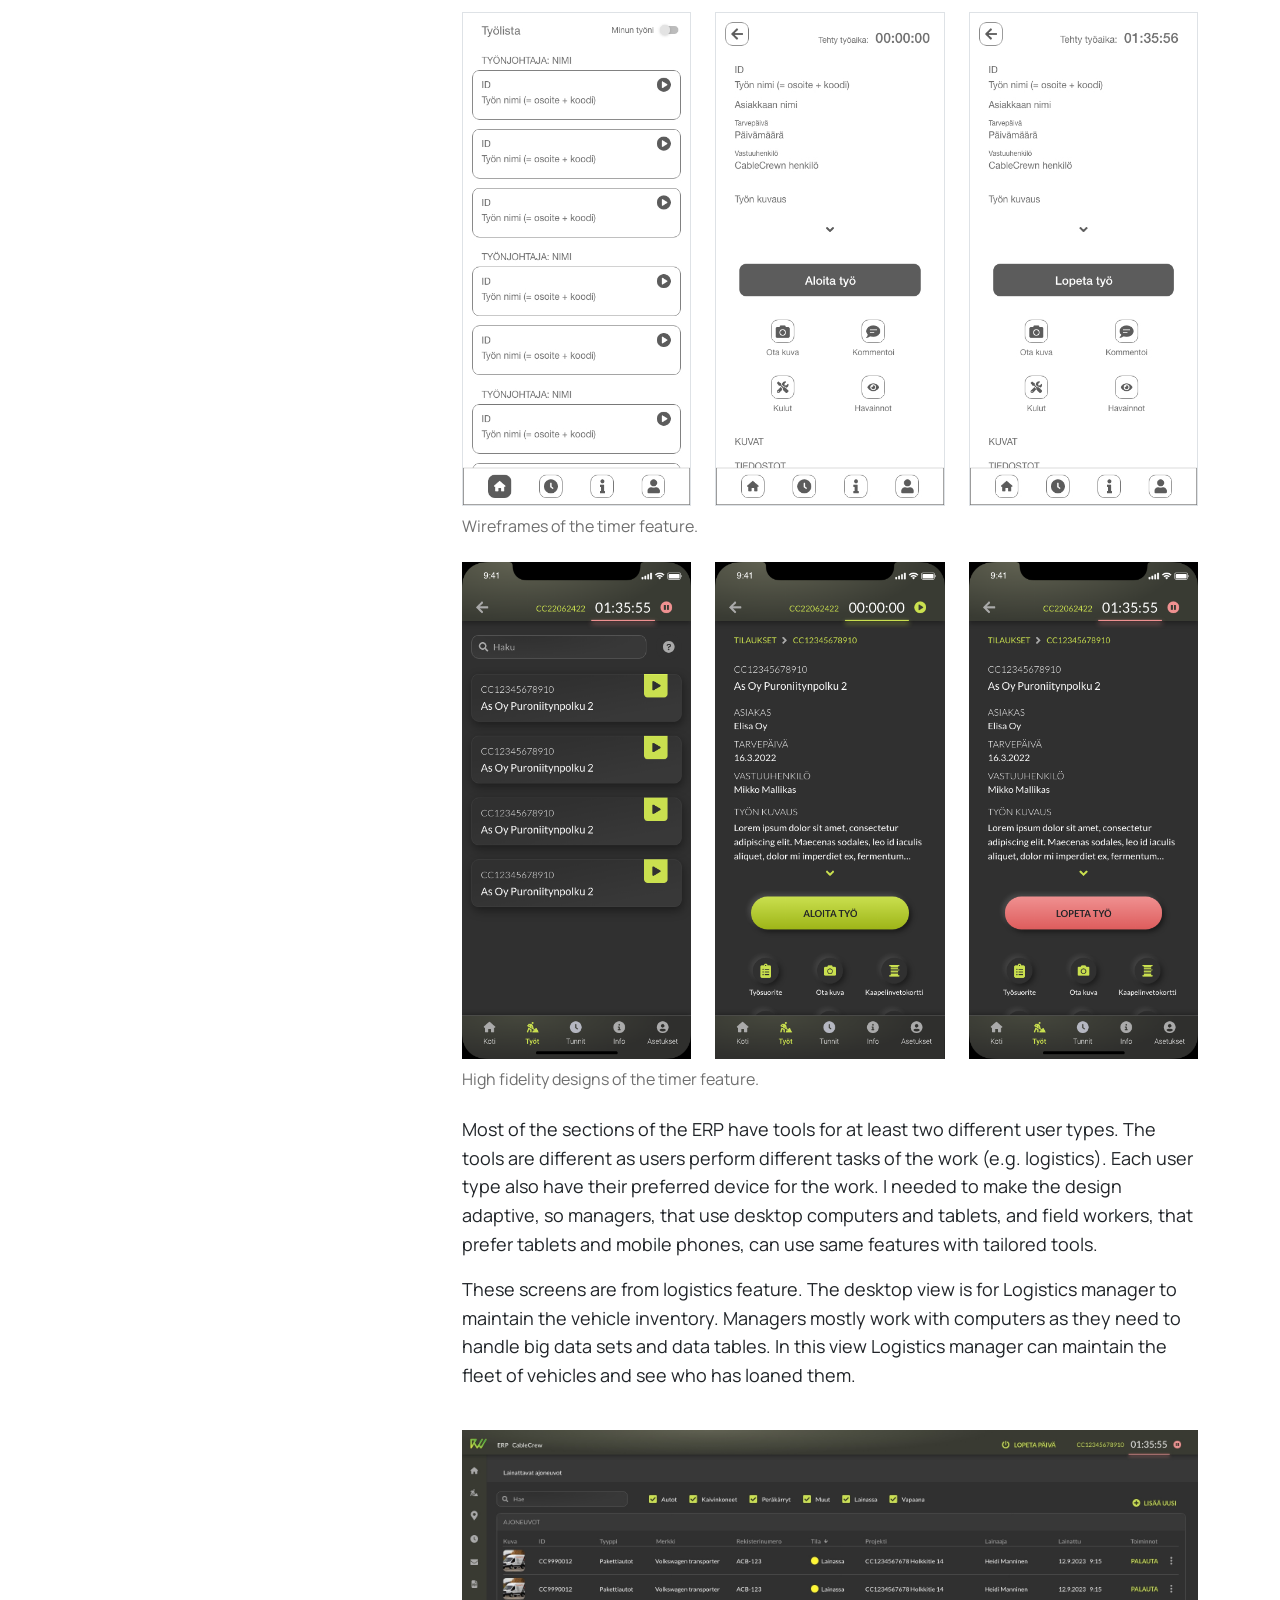
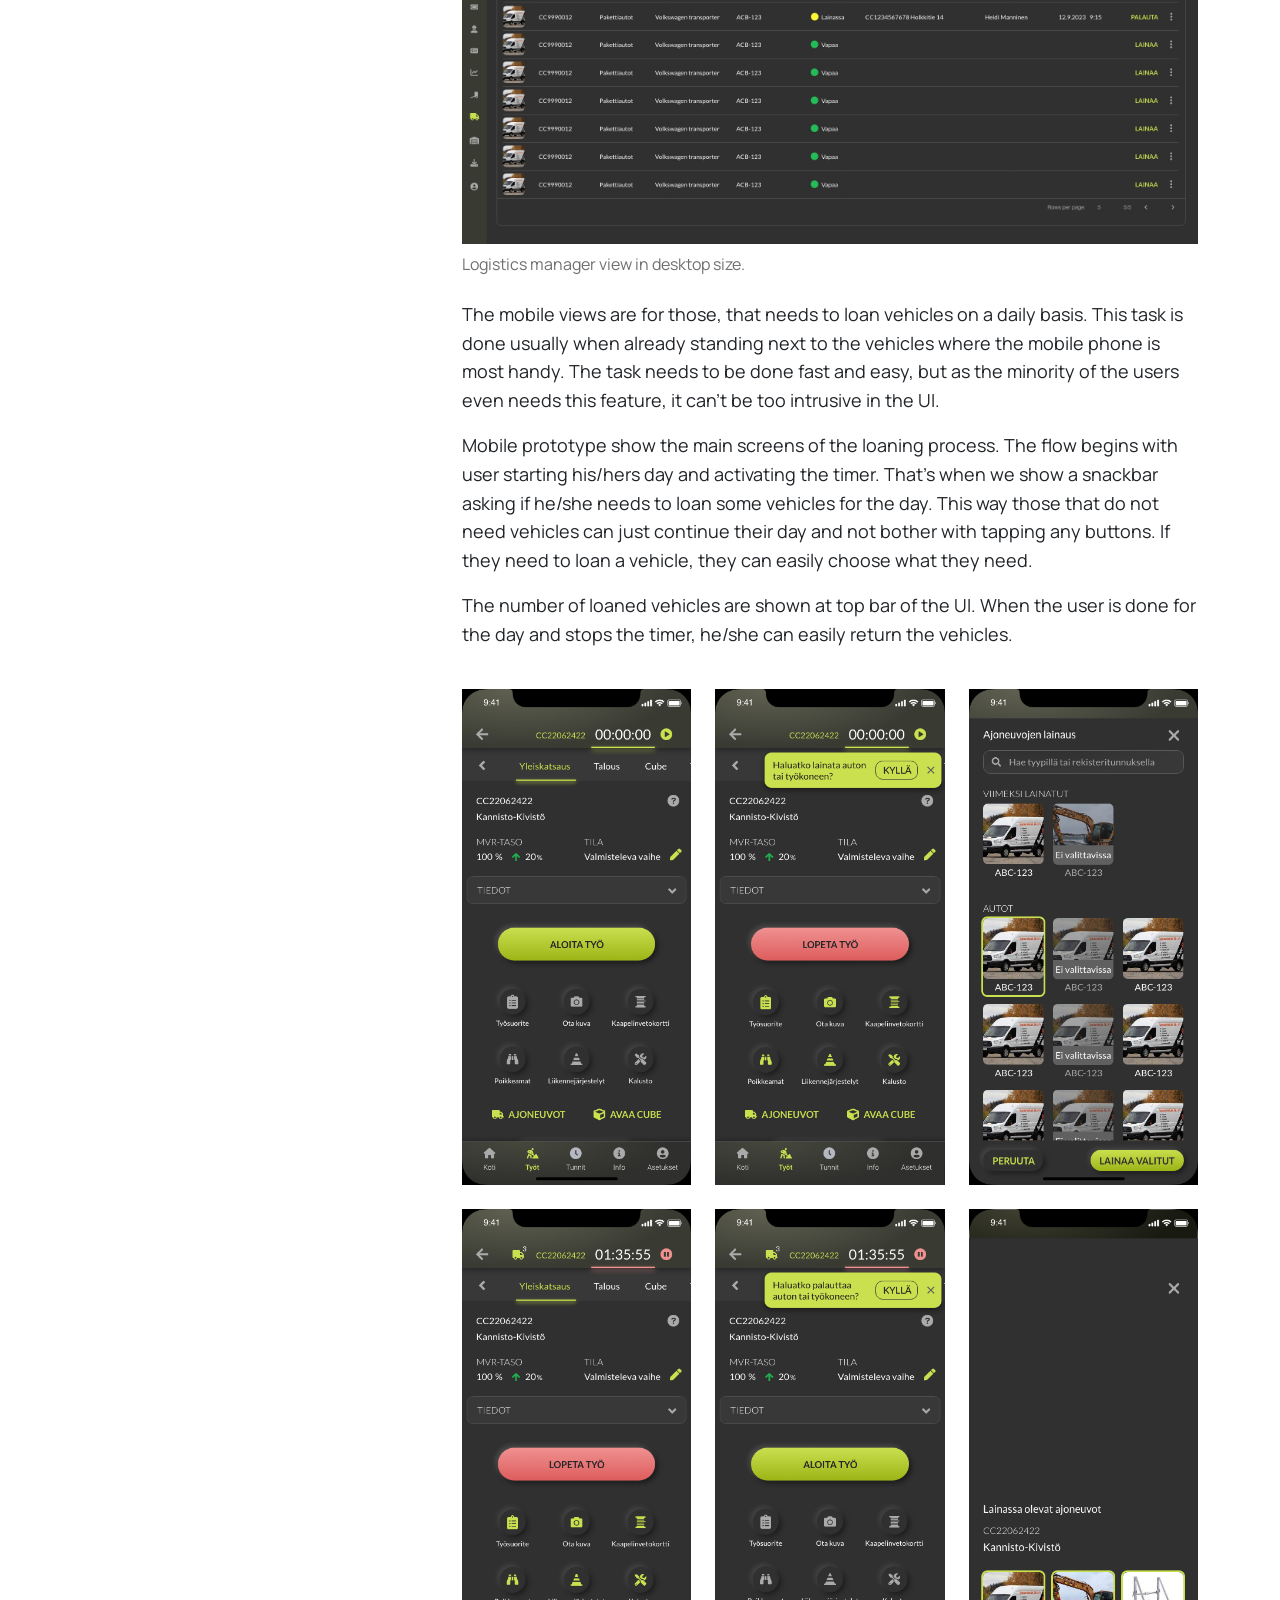
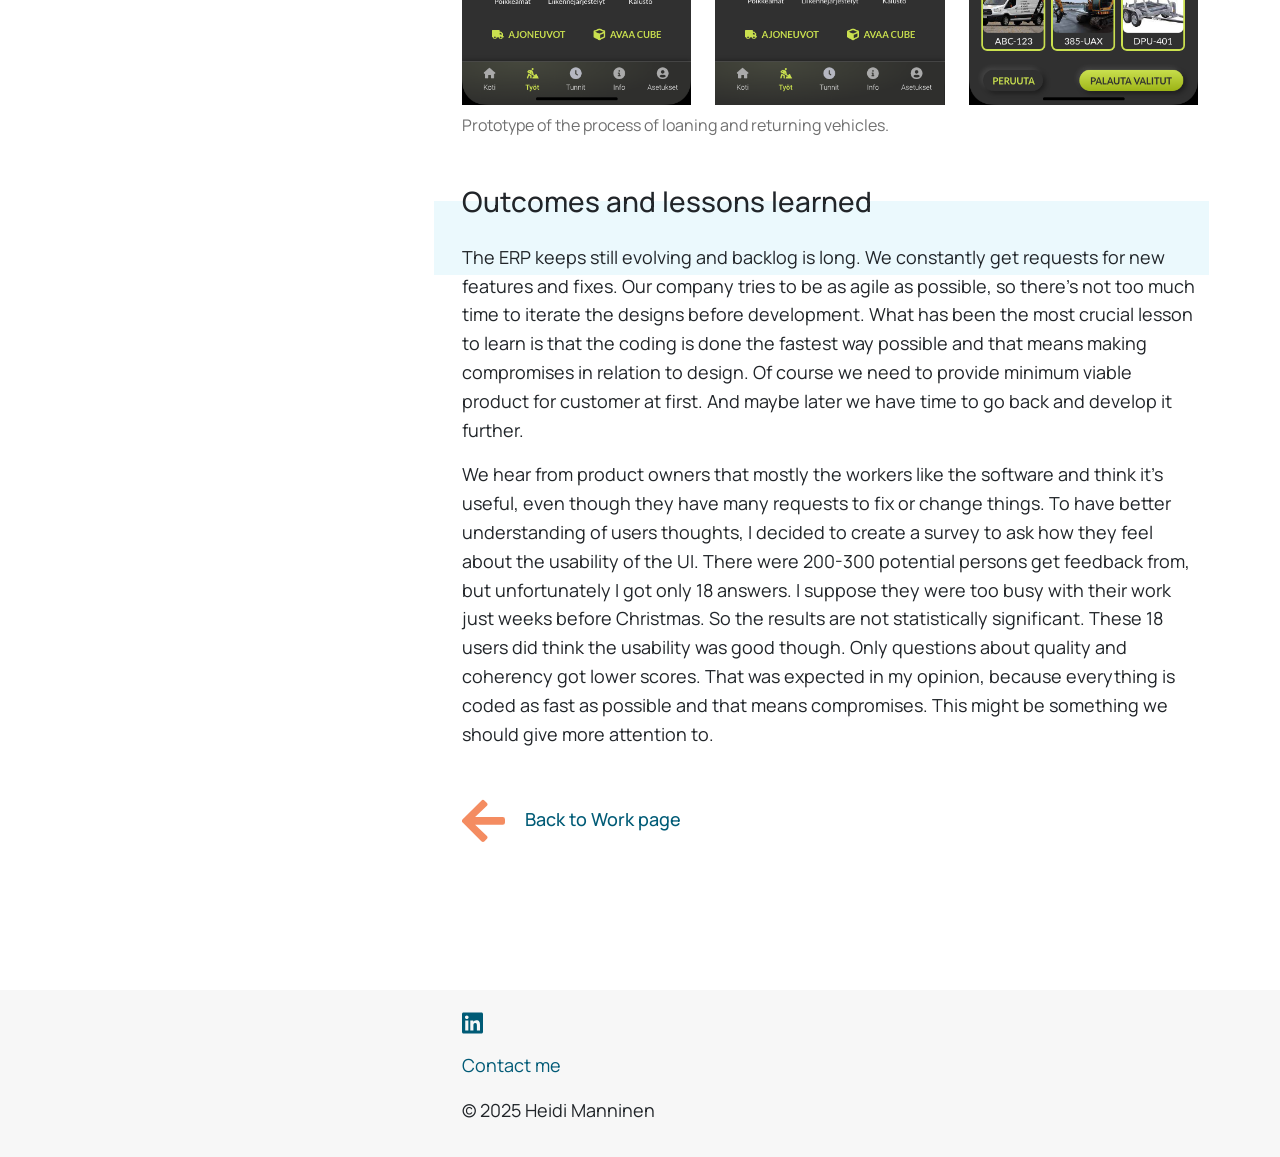
<file: case_study_EvergrowingERP.html>
<!DOCTYPE html>
<html lang="en">

  <head>
    <meta charset="UTF-8">
    <meta name="viewport" content="width=device-width, initial-scale=1.0">
    <title>Case Study - Heidi Manninen</title>
    <!-- Link to the external CSS file -->
    <link rel="stylesheet" href="styles.css">
    <link href="https://cdn.jsdelivr.net/npm/bootstrap@5.3.0/dist/css/bootstrap.min.css" rel="stylesheet">
    <link rel="preconnect" href="https://fonts.googleapis.com">
    <link rel="preconnect" href="https://fonts.gstatic.com" crossorigin>
    <link href="https://fonts.googleapis.com/css2?family=Manrope:wght@100..900&family=Playfair-display:ital,wght@0,100..900;1,100..900&display=swap" rel="stylesheet">
  </head>
  <body>

    <nav class="navbar fixed-top navbar-expand-sm">
      <div class="container">
        <div class="col-sm-4">
          <a class="navbar-brand" href="index.html">Heidi Manninen</a>
        </div>
        <div class="col-sm-8">
          <div class="navbar-nav flex-row">
            <li class="nav-item">
              <a class="nav-link" aria-current="page" href="index.html">Work</a>
            </li>
            <li class="nav-item">
              <a class="nav-link" href="about_me.html">About me</a>
            </li>
          </div>
        </div> 
      </div>
    </nav>

    <div class="container">
        <div class="row">
            <div class="col-lg-2 back-link-area">
                <a class="back-link" href="index.html">
                    <img src="images/back-arrow.svg" class="img-fluid py-4" alt="Back to Work">
                    Back
                </a>
            </div>
            <div class="case-study-background col-lg-10">
            </div>
        </div>
    </div>

    <main class="container my-5">
      <section id="case-study" class="">
        <div class="row pb-5">
          <div class="col-md-4 pb-4">
            <div class="caption">Case Study</div>
            <h2>Evergrowing ERP</h2>
            <br>
            <p class="hashs">
              #B2B<br>
              #Cablecrew
            </p>
          </div>
          <div class="col-md-8">
            <p>
              What started over two years ago as a simple project for tracking working hours and capturing photos has evolved into a 
              versatile platform with diverse features for various user needs. From drawing on satellite maps to creating documents, 
              managing budgets, salary calculations, ticketing, ordering and delivering materials, and managing warehouse inventory—the platform 
              now handles it all. With just 0.5 designers and 1.1 developers on the team, we've had to make inevitable compromises, but the 
              results speak for themselves: a highly functional, multi-faceted solution built with limited resources.
            </p>
            <h4>
              Team
            </h4>
            <p>
              Designer<br>
              Architect / Developer<br>
              Project manager
            </p>
            <h4>
              My contribution
            </h4>
            <p>
              User interviews<br>
              User flows<br>
              Wireframes<br>
              UI + Visual design<br>
              Style guide<br>
              Accessibility<br>
              Prototype<br>
              Feedback survey     
            </p>
            <h3 class="highlight pt-5">
              Research
            </h3>
            <p class="tp">
              The first thing of this project for me was to start mapping user flows for different jobs. In the beginning I worked based on the info 
              I got from the project owners, but at some point I realised I needed to dig deeper and started to have user interviews of my own. I 
              sat down with a plot work designer, logistics manager and warehouse manager. I asked questions about how they do their work, what 
              things affect their work and what they needed to report onwards. These direct discussions with users helped a lot with understanding 
              their needs, instead of relying only on secondhand info from project owners as they did not know and understand all the nuances of the work.
            </p>
            <h3 class="highlight pt-5">
              Wireframes and prototypes
            </h3>
            <p class="tp pb-4">
              One of the first features I designed was the timer for track working hours. It needed to be simple and fast to use. User could start 
              the timer almost immediately when he/she opens the app. There’s a play button in the project card in the project list and if the user 
              opens the project page, there’s big yellow Start working button. The timer stays visible in the top of the UI at all times. That way 
              it can be seen and operated from any page as users need to pause it when having lunch.
            </p>
            <div class="row">
              <div class="col">
                <a href="https://heidimanninen.net/images/CC-ProjectListWire.jpg" target="_blank"><img src="images/CC-ProjectListWire.jpg" class="border img-fluid" alt="Wireframe of ERP project list"></a>
              </div>
              <div class="col">
                <a href="https://heidimanninen.net/images/CC-StartWorkWire.jpg" target="_blank"><img src="images/CC-StartWorkWire.jpg" class="border img-fluid" alt="Wireframe of ERP project page"></a>
              </div>
              <div class="col">
                <a href="https://heidimanninen.net/images/CC-StopWork-Wire.jpg" target="_blank"><img src="images/CC-StopWork-Wire.jpg" class="border img-fluid" alt="Wireframe of ERP project page"></a>
              </div>
            </div>
            <div class="image-caption">
              Wireframes of the timer feature.
            </div><br>
            <div class="row">
              <div class="col">
                <a href="https://heidimanninen.net/images/CC-ProjectList.png" target="_blank"><img src="images/CC-ProjectList.png" class="img-fluid" alt="Design of ERP project list"></a>
              </div>
              <div class="col">
                <a href="https://heidimanninen.net/images/CC-StartWork.png" target="_blank"><img src="images/CC-StartWork.png" class="img-fluid" alt="Design of ERP project page"></a>
              </div>
              <div class="col">
                <a href="https://heidimanninen.net/images/CC-StopWorking.png" target="_blank"><img src="images/CC-StopWorking.png" class="img-fluid" alt="Design of ERP project page"></a>
              </div>
            </div>
            <div class="image-caption">
              High fidelity designs of the timer feature.
            </div><br>
            <p>
              Most of the sections of the ERP have tools for at least two different user types. The tools are different as users 
              perform different tasks of the work (e.g. logistics). Each user type also have their preferred device for the work. I needed to make 
              the design adaptive, so managers, that use desktop computers and tablets, and field workers, that prefer tablets and mobile phones, 
              can use same features with tailored tools.
            </p>
            <p class="pb-4">
              These screens are from logistics feature. The desktop view is for Logistics manager to maintain the vehicle inventory. Managers mostly 
              work with computers as they need to handle big data sets and data tables. In this view Logistics manager can maintain the fleet of 
              vehicles and see who has loaned them.
            </p>
            <a href="https://heidimanninen.net/images/CC-Equipments-LogisticsManagersView.jpg" target="_blank"><img src="images/CC-Equipments-LogisticsManagersView.jpg" class="img-fluid" alt="Design for logistics view"></a>
            <div class="image-caption">
              Logistics manager view in desktop size.
            </div><br>
            <p>
              The mobile views are for those, that needs to loan vehicles on a daily basis. This task is done usually when already standing next to the 
              vehicles where the mobile phone is most handy. The task needs to be done fast and easy, but as the minority of the users even needs 
              this feature, it can’t be too intrusive in the UI.
            </p>
            <p>
              Mobile prototype show the main screens of the loaning process. The flow begins with user starting his/hers day and activating the timer. 
              That’s when we show a snackbar asking if he/she needs to loan some vehicles for the day. This way those that do not need vehicles can 
              just continue their day and not bother with tapping any buttons. If they need to loan a vehicle, they can easily choose what they need.
            </p>
            <p class="pb-4">
              The number of loaned vehicles are shown at top bar of the UI. When the user is done for the day and stops the timer, he/she can easily return 
              the vehicles.
            </p>
            <div class="row">
              <div class="col">
                <a href="https://heidimanninen.net/images/CC-Vehicles-StartTheWork.png" target="_blank"><img src="images/CC-Vehicles-StartTheWork.png" class="img-fluid" alt="Project page: Start working"></a>
              </div>
              <div class="col">
                <a href="https://heidimanninen.net/images/CC-Vehicles-AreYouLoaning.png" target="_blank"><img src="images/CC-Vehicles-AreYouLoaning.png" class="img-fluid" alt="Project page: Do you want to loan vehicles?"></a>
              </div>
              <div class="col">
                <a href="https://heidimanninen.net/images/CC-Vehicles-SelectVehiclesScroll.png" target="_blank"><img src="images/CC-Vehicles-SelectVehiclesScroll.png" class="img-fluid" alt="Project page: Select vehicles"></a>
              </div>
            </div><br>
            <div class="row">
              <div class="col">
                <a href="https://heidimanninen.net/images/CC-Vehicles-VehiclesLoaned.png" target="_blank"><img src="images/CC-Vehicles-VehiclesLoaned.png" class="img-fluid" alt="Project page: Vehicles loaned"></a>
              </div>
              <div class="col">
                <a href="https://heidimanninen.net/images/CC-Vehicles-WantToReturn.png" target="_blank"><img src="images/CC-Vehicles-WantToReturn.png" class="img-fluid" alt="Project page: Do you want to return vehicles?"></a>
              </div>
              <div class="col">
                <a href="https://heidimanninen.net/images/CC-Vehicles-ReturnVehicles.png" target="_blank"><img src="images/CC-Vehicles-ReturnVehicles.png" class="img-fluid" alt="Project page: Return vehicles"></a>
            </div>
            <div class="image-caption">
              Prototype of the process of loaning and returning vehicles.
            </div><br>
            <h3 class="highlight pt-5">
              Outcomes and lessons learned
            </h3>
            <p class="tp">
              The ERP keeps still evolving and backlog is long. We constantly get requests for new features and fixes. Our company tries to be 
              as agile as possible, so there’s not too much time to iterate the designs before development. What has been the most crucial 
              lesson to learn is that the coding is done the fastest way possible and that means making compromises in relation to design. Of 
              course we need to provide minimum viable product for customer at first. And maybe later we have time to go back and develop it 
              further.
            </p>
            <p>
              We hear from product owners that mostly the workers like the software and think it’s useful, even though they have many requests 
              to fix or change things. To have better understanding of users thoughts, I decided to create a survey to ask how they feel about 
              the usability of the UI. There were 200-300 potential persons get feedback from, but unfortunately I got only 18 answers. I suppose 
              they were too busy with their work just weeks before Christmas. So the results are not statistically significant. These 18 users did think 
              the usability was good though. Only questions about quality and coherency got lower scores. That was expected in my opinion, because 
              everything is coded as fast as possible and that means compromises. This might be something we should give more attention to.
            </p>
            <p>
                <a class="back-link" href="index.html">
                    <img src="images/back-arrow.svg" class="img-fluid py-4" alt="Arrow pointing left">
                    Back to Work page
                </a>
            </p>
          </div>
        </div>
      </section>

    </main>

    <footer class="container-fluid">
        <div class="container">
            <div class="row">
                <div class="col-md-4">
                </div>
                <div class="col-md-8">
                  <p><a href="https://www.linkedin.com/in/heidi-manninen-b1277a5/" target="_blank"><img src="images/linkedin.svg" class="linkedin" style="height:24px;" /></a></p>
                  <p><a href="mailto:heidi.manninen@proton.me">Contact me</a></p>
                  <p>&copy; 2025 Heidi Manninen</p>
                </div>
            </div>
        </div>
    </footer>

    <script src="https://cdn.jsdelivr.net/npm/@popperjs/core@2.11.6/dist/umd/popper.min.js"></script>
    <script src="https://cdn.jsdelivr.net/npm/bootstrap@5.3.0/dist/js/bootstrap.min.js"></script>
  </body>

</html>
</file>
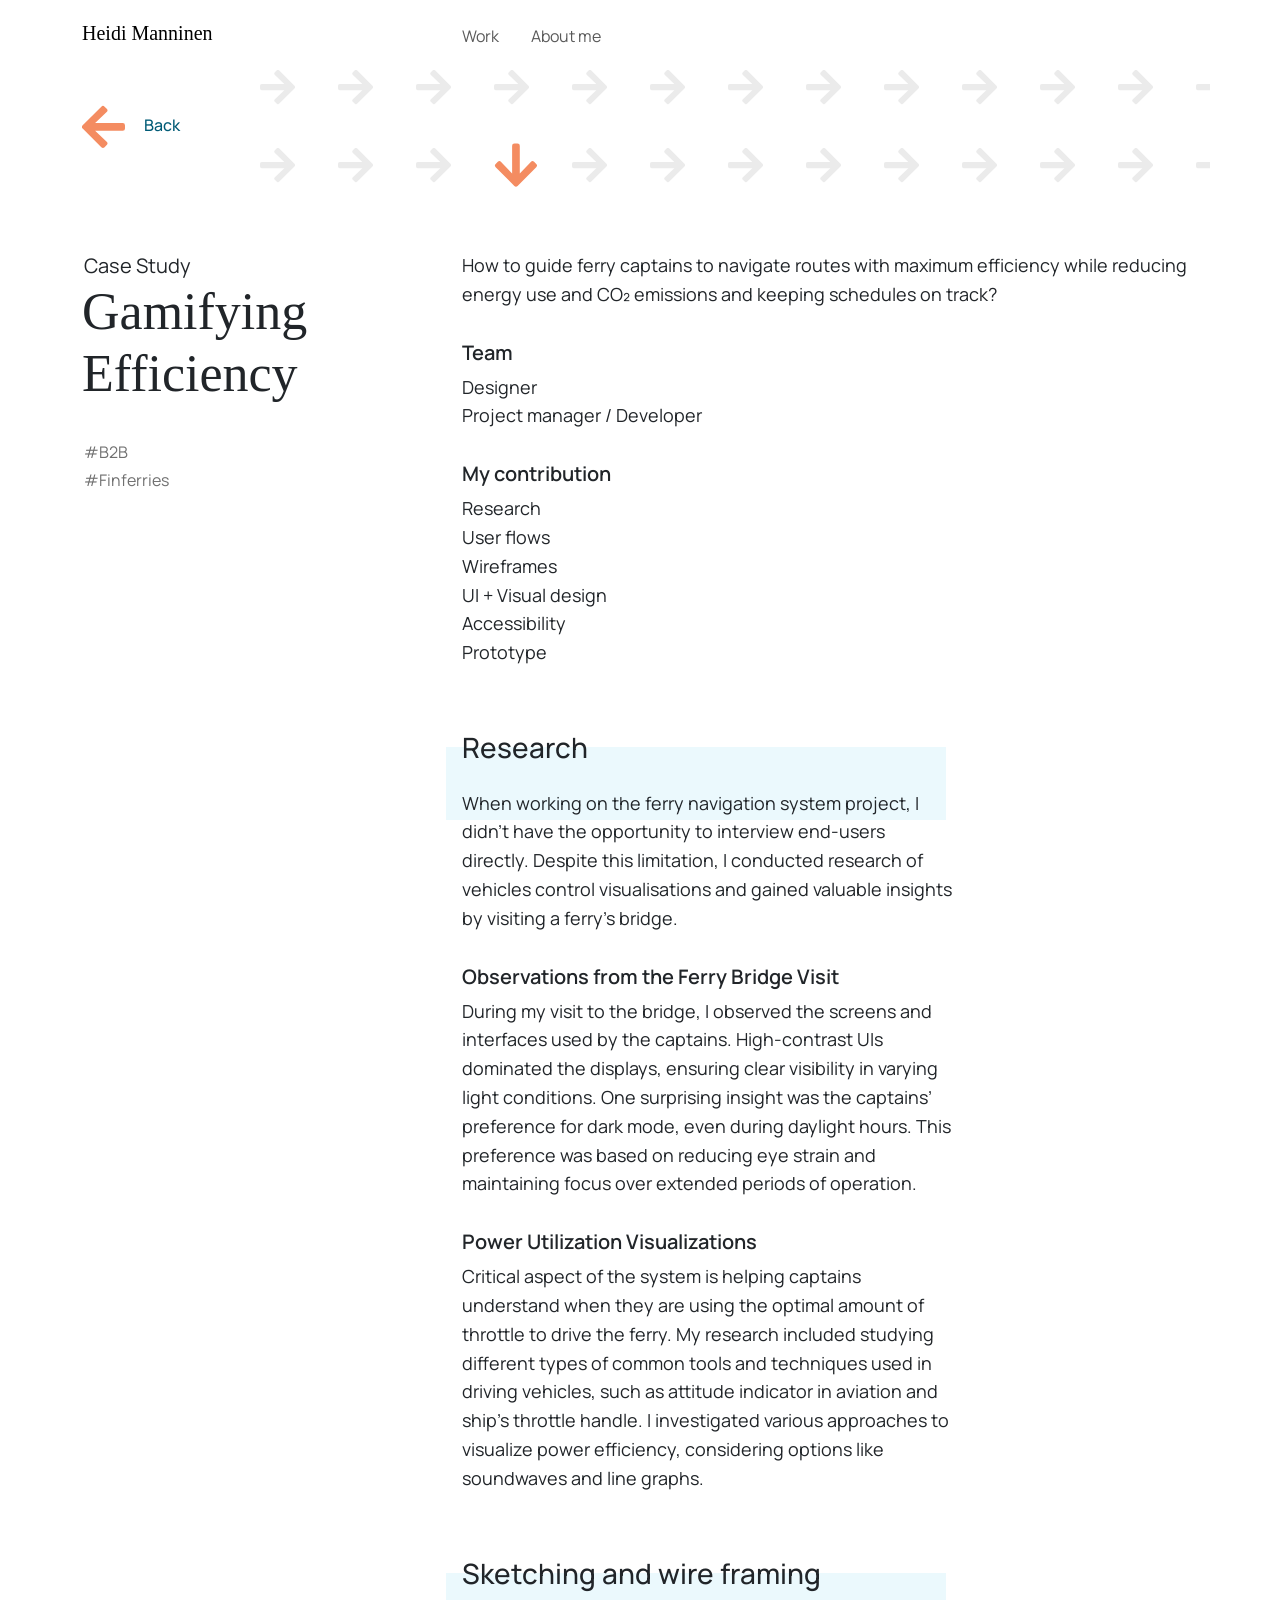
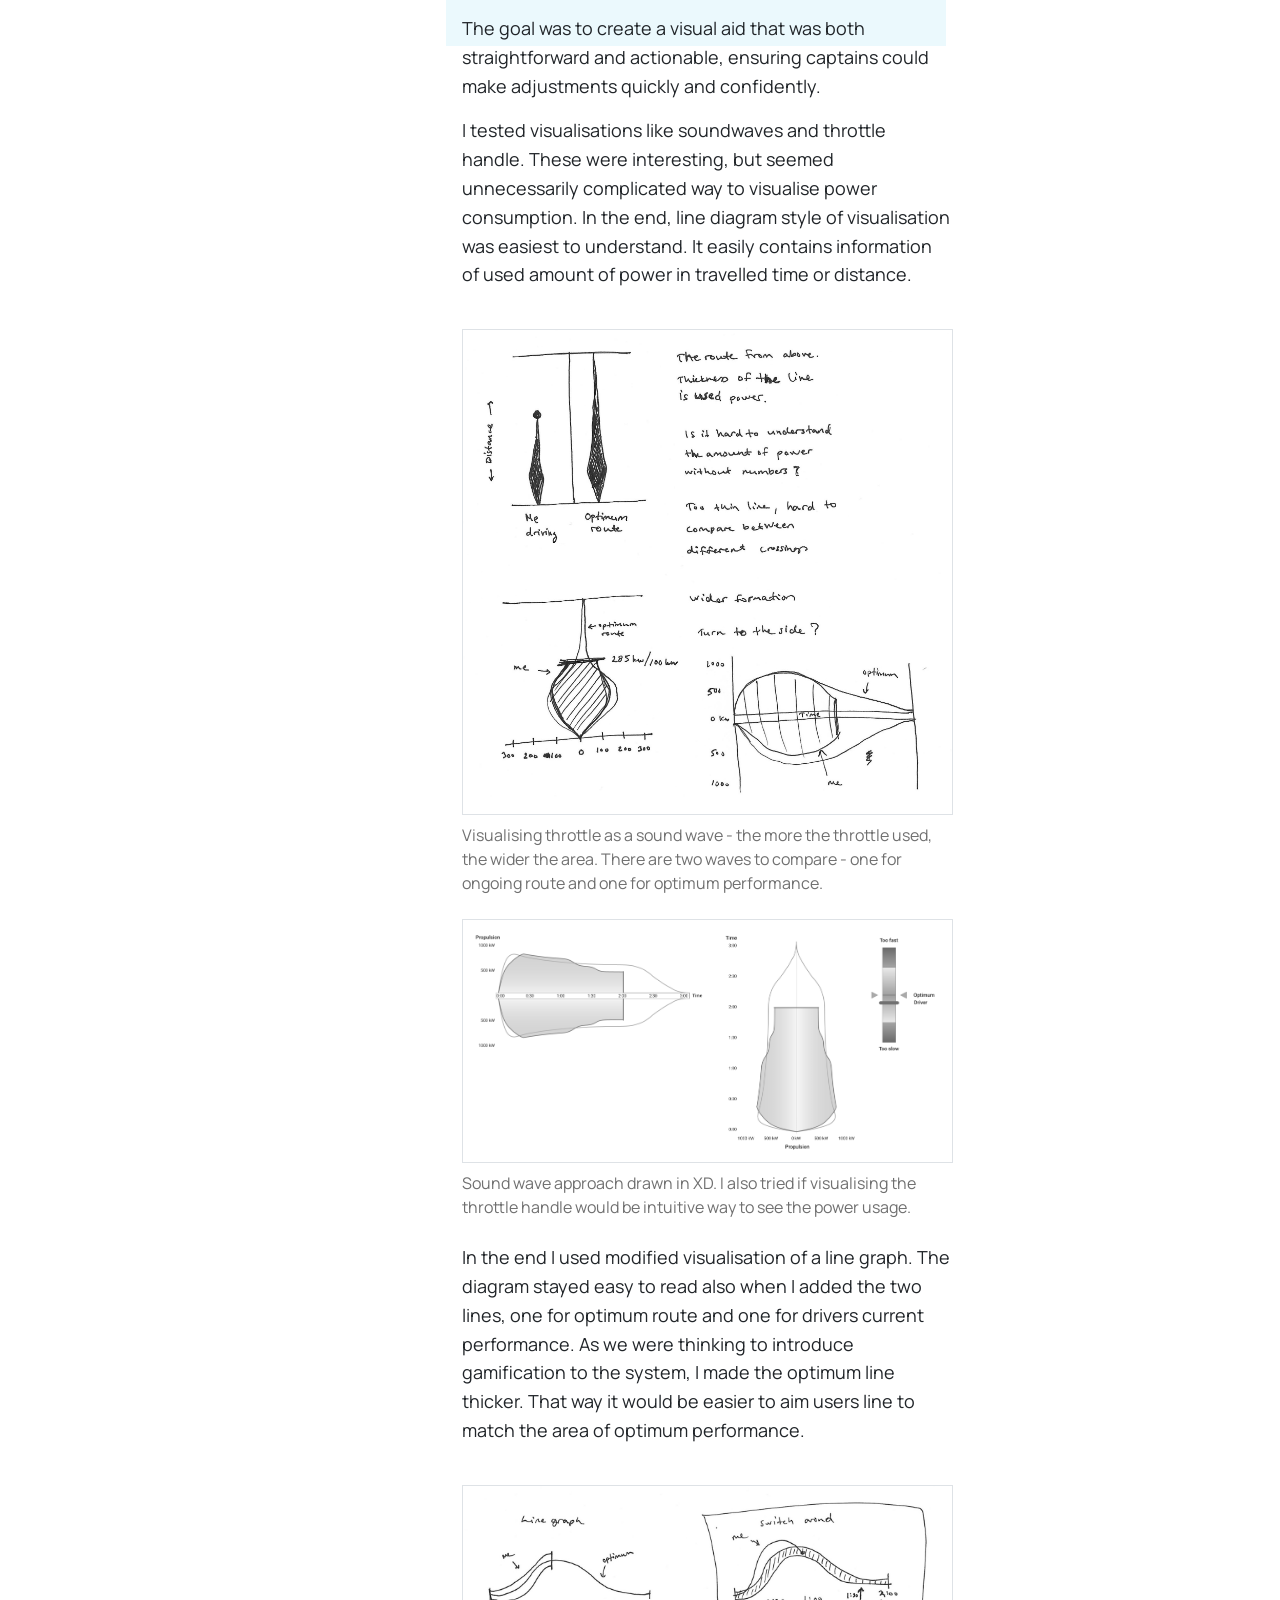
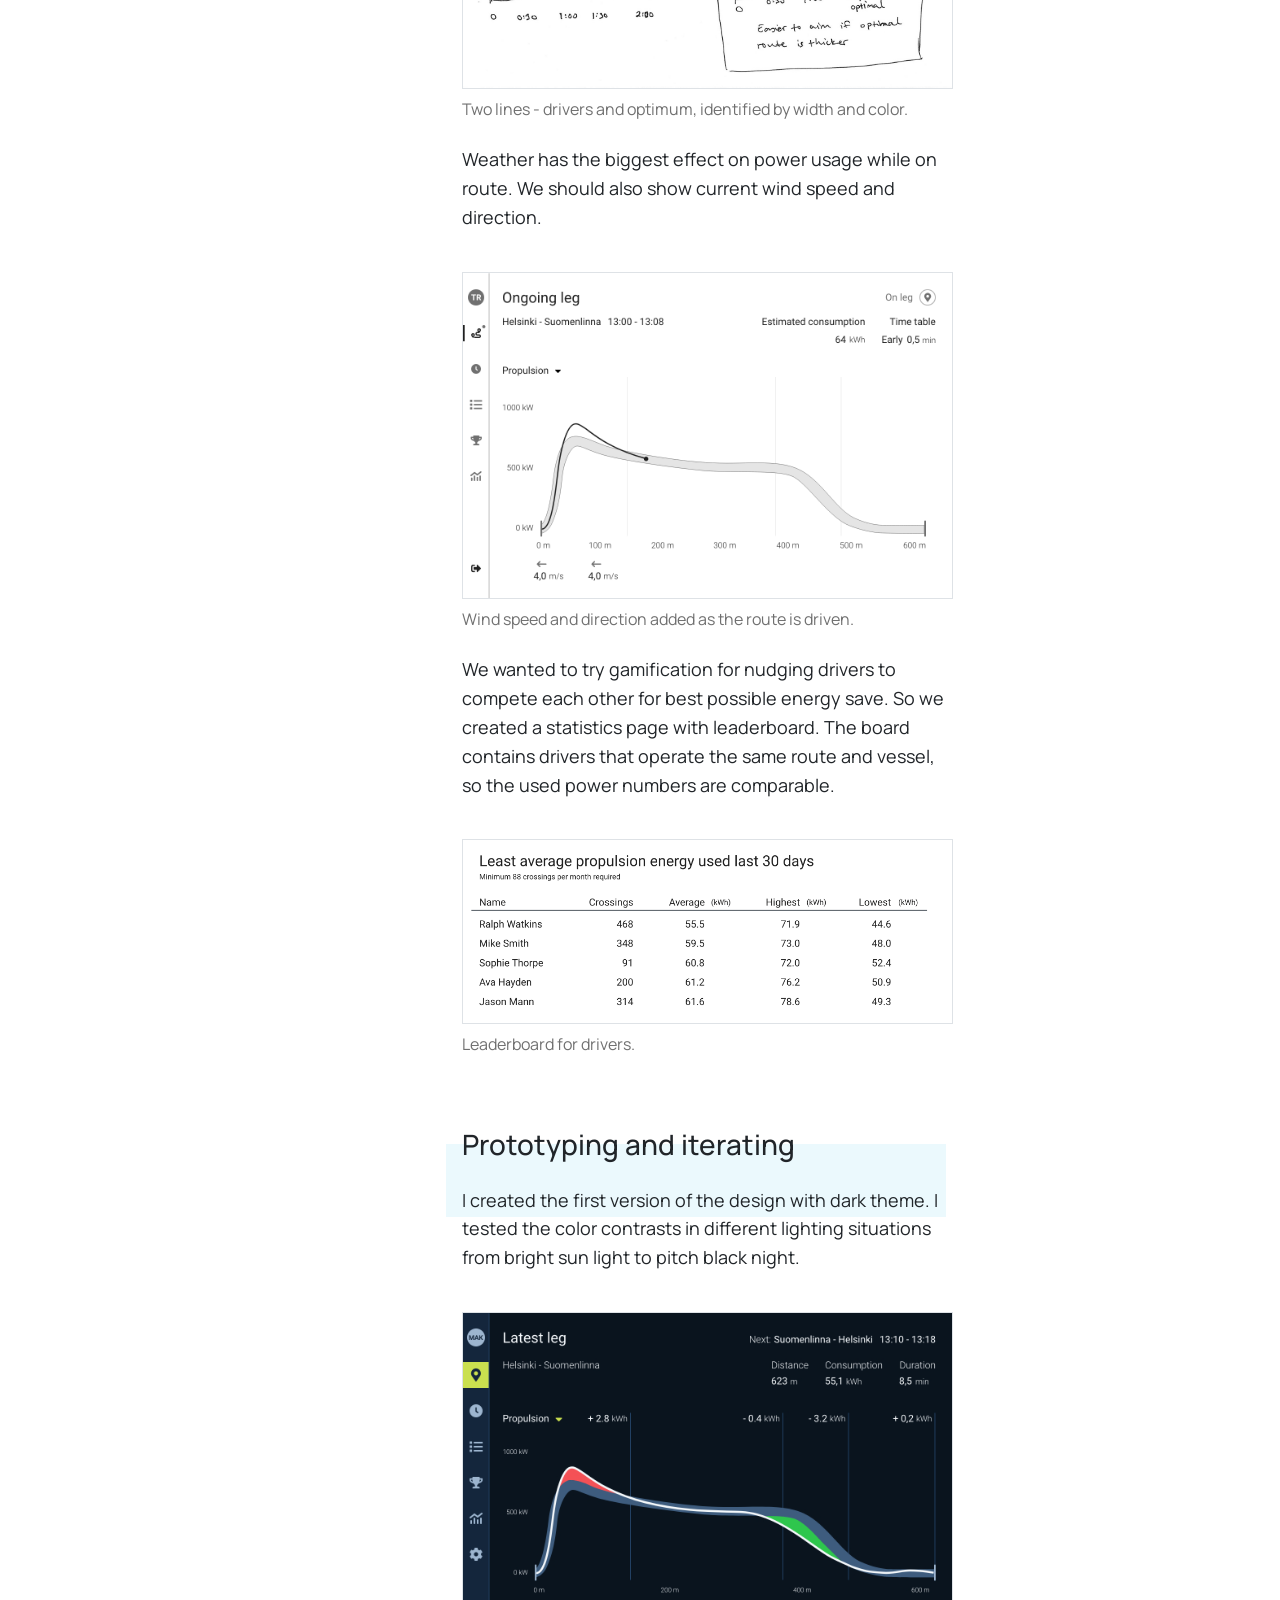
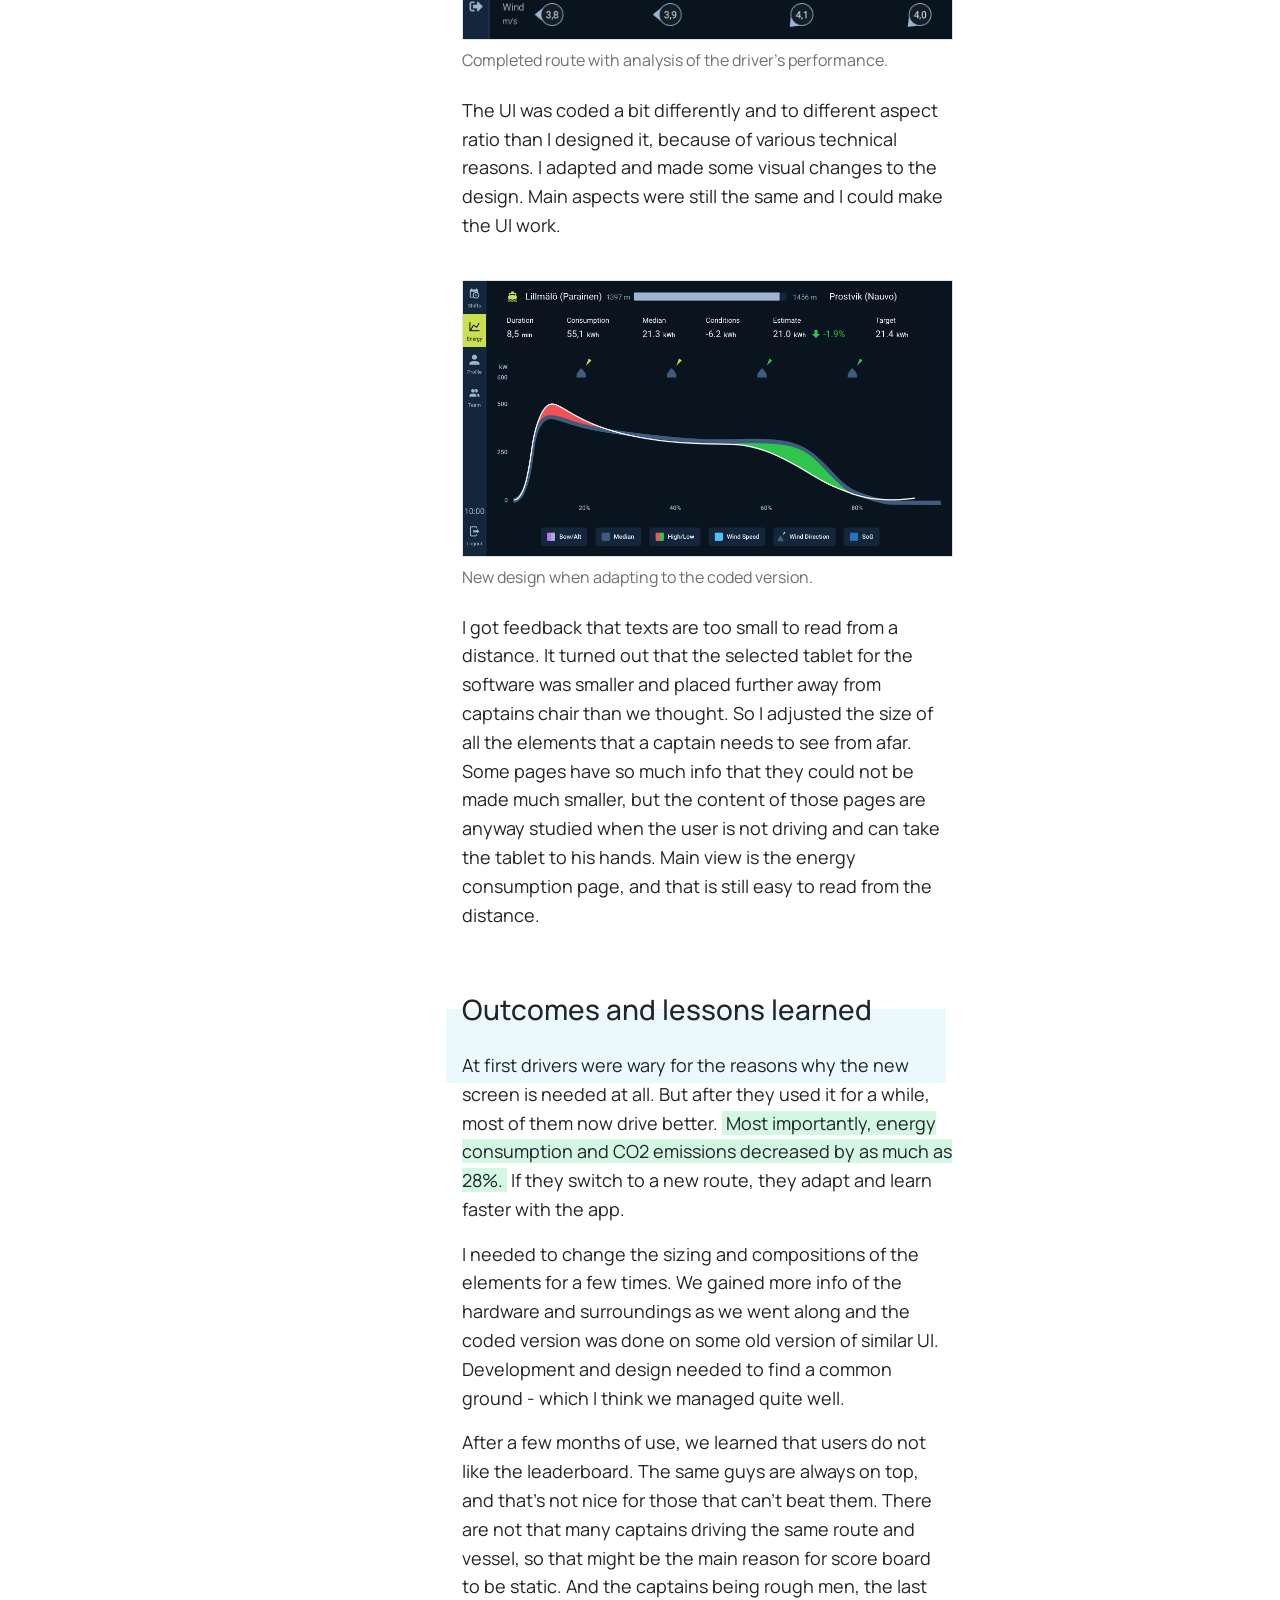
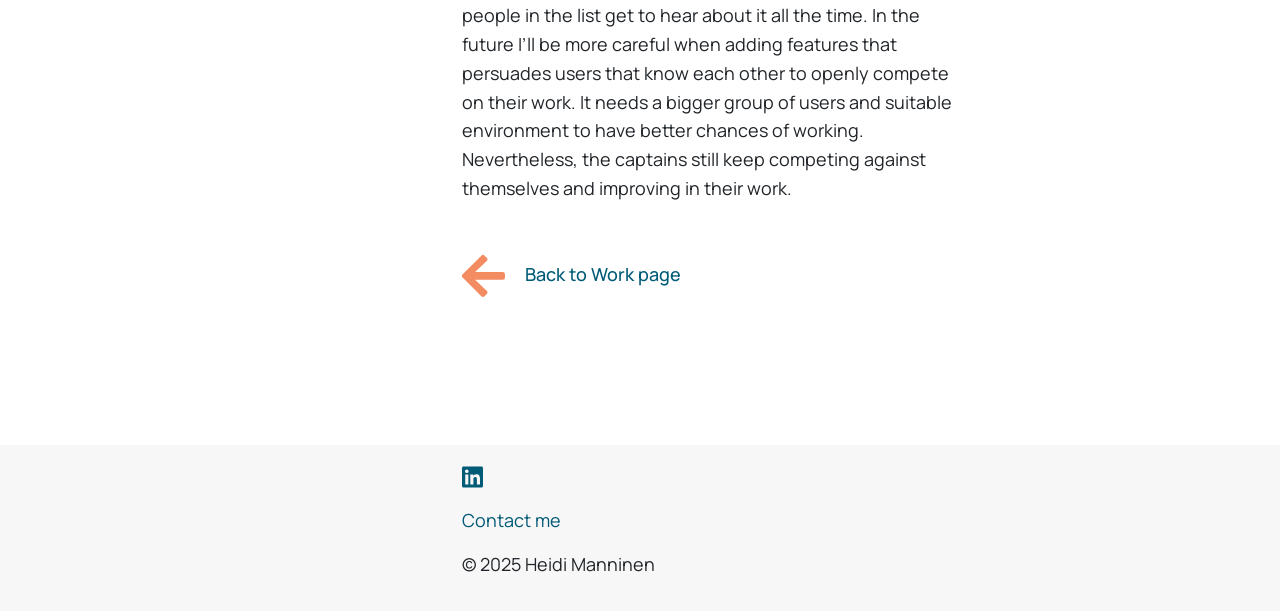
<file: case_study_GamifyingEfficiency.html>
<!DOCTYPE html>
<html lang="en">

  <head>
    <meta charset="UTF-8">
    <meta name="viewport" content="width=device-width, initial-scale=1.0">
    <title>Case Study - Heidi Manninen</title>
    <!-- Link to the external CSS file -->
    <link rel="stylesheet" href="styles.css">
    <link href="https://cdn.jsdelivr.net/npm/bootstrap@5.3.0/dist/css/bootstrap.min.css" rel="stylesheet">
    <link rel="preconnect" href="https://fonts.googleapis.com">
    <link rel="preconnect" href="https://fonts.gstatic.com" crossorigin>
    <link href="https://fonts.googleapis.com/css2?family=Manrope:wght@100..900&family=Playfair-display:ital,wght@0,100..900;1,100..900&display=swap" rel="stylesheet">
  </head>
  <body>

    <nav class="navbar fixed-top navbar-expand-sm">
      <div class="container">
        <div class="col-sm-4">
          <a class="navbar-brand" href="index.html">Heidi Manninen</a>
        </div>
        <div class="col-sm-8">
          <div class="navbar-nav flex-row">
            <li class="nav-item">
              <a class="nav-link" aria-current="page" href="index.html">Work</a>
            </li>
            <li class="nav-item">
              <a class="nav-link" href="about_me.html">About me</a>
            </li>
          </div>
        </div> 
      </div>
    </nav>

    <div class="container">
        <div class="row">
            <div class="col-lg-2 back-link-area">
                <a class="back-link" href="index.html">
                    <img src="images/back-arrow.svg" class="img-fluid py-4" alt="Back to Work">
                    Back
                </a>
            </div>
            <div class="case-study-background col-lg-10">
            </div>
        </div>
    </div>

    <main class="container my-5">
      <section id="case-study" class="">
        <div class="row pb-5">
          <div class="col-md-4 pb-4">
            <div class="caption">Case Study</div>
            <h2>Gamifying Efficiency</h2>
            <br>
            <p class="hashs">
              #B2B<br>
              #Finferries
            </p>
          </div>
          <div class="col-md-8">
            <p>
              How to guide ferry captains to navigate routes with maximum efficiency while reducing energy use and CO₂ emissions and keeping schedules on track?
            </p>
            <h4>
              Team
            </h4>
            <p>
              Designer<br>
              Project manager / Developer
            </p>
            <h4>
              My contribution
            </h4>
            <p>
              Research<br>
              User flows<br>
              Wireframes<br>
              UI + Visual design<br>
              Accessibility<br>
              Prototype    
            </p>
          <div class="col-md-8">
            <h3 class="highlight pt-5">
              Research
            </h3>
            <p class="tp">
              When working on the ferry navigation system project, I didn’t have the opportunity to interview end-users directly. 
              Despite this limitation, I conducted research of vehicles control visualisations and gained valuable insights by visiting a ferry’s bridge.
            </p>
            <h4>
              Observations from the Ferry Bridge Visit
            </h4>
            <p>
              During my visit to the bridge, I observed the screens and interfaces used by the captains. High-contrast UIs dominated the displays, 
              ensuring clear visibility in varying light conditions. One surprising insight was the captains’ preference for dark mode, even during 
              daylight hours. This preference was based on reducing eye strain and maintaining focus over extended periods of operation.
            </p>
            <h4>
              Power Utilization Visualizations
            </h4>
            <p>
              Critical aspect of the system is helping captains understand when they are using the optimal amount of throttle to drive the ferry. 
              My research included studying different types of common tools and techniques used in driving vehicles, such as attitude indicator 
              in aviation and ship's throttle handle. I investigated various approaches to visualize power efficiency, considering options like 
              soundwaves and line graphs.
            </p>
            <h3 class="highlight pt-5">
              Sketching and wire framing
            </h3>
            <p class="tp">
              The goal was to create a visual aid that was both straightforward and actionable, ensuring captains could make adjustments quickly 
              and confidently.
            </p>
            <p class="pb-4">
              I tested visualisations like soundwaves and throttle handle. These were interesting, but seemed unnecessarily complicated way to 
              visualise power consumption. In the end, line diagram style of visualisation was easiest to understand. It easily contains information 
              of used amount of power in travelled time or distance.
            </p>
            <a href="https://heidimanninen.net/images/ROBI-SoundwaveSketch.jpg" target="_blank"><img src="images/ROBI-SoundwaveSketch.jpg" class="img-fluid border" alt="Sketch with soundwaves"></a>
            <div class="image-caption">
              Visualising throttle as a sound wave - the more the throttle used, the wider the area. There are two waves to compare - one for 
              ongoing route and one for optimum performance.
            </div><br>
            <a href="https://heidimanninen.net/images/ROBI-SoundwaveSketch2.jpg" target="_blank"><img src="images/ROBI-SoundwaveSketch2.jpg" class="img-fluid border" alt="Vector view of soundwaves"></a>
            <div class="image-caption">
              Sound wave approach drawn in XD. I also tried if visualising the throttle handle would be intuitive way to see the power usage.
            </div><br>
            <p class="pb-4">
              In the end I used modified visualisation of a line graph. The diagram stayed easy to read also when I added the two lines, one 
              for optimum route and one for drivers current performance. As we were thinking to introduce gamification to the system, I made 
              the optimum line thicker. That way it would be easier to aim users line to match the area of optimum performance.
            </p>
            <a href="https://heidimanninen.net/images/ROBI-LineSketch.jpg" target="_blank"><img src="images/ROBI-LineSketch.jpg" class="img-fluid border" alt="Sketch of power curves"></a>
            <div class="image-caption">
              Two lines - drivers and optimum, identified by width and color.
            </div><br>
            <p class="pb-4">
              Weather has the biggest effect on power usage while on route. We should also show current wind speed and direction.
            </p>
            <a href="https://heidimanninen.net/images/ROBI-OngoingLegWeather.jpg" target="_blank"><img src="images/ROBI-OngoingLegWeather.jpg" class="img-fluid border" alt="Wireframe of captains view"></a>
            <div class="image-caption">  
            Wind speed and direction added as the route is driven.
            </div><br>
            <p class="pb-4">
              We wanted to try gamification for nudging drivers to compete each other for best possible energy save. So we created a statistics 
              page with leaderboard. The board contains drivers that operate the same route and vessel, so the used power numbers are comparable.
            </p>
            <a href="https://heidimanninen.net/images/ROBI-Leaderboard.png" target="_blank"><img src="images/ROBI-Leaderboard.png" class="img-fluid border" alt="Leaderboard"></a>
            <div class="image-caption">  
              Leaderboard for drivers.
            </div><br>
            <h3 class="highlight pt-5">
              Prototyping and iterating
            </h3>
            <p class="tp pb-4">
              I created the first version of the design with dark theme. I tested the color contrasts in different lighting situations from bright 
              sun light to pitch black night.
            </p>
            <a href="https://heidimanninen.net/images/ROBI-LatestLeg-VesselArrivedToHarbour.jpg" target="_blank"><img src="images/ROBI-LatestLeg-VesselArrivedToHarbour.jpg" class="img-fluid border" alt="Design for captains view"></a>
            <div class="image-caption">
              Completed route with analysis of the driver's performance.
            </div><br>
            <p class="pb-4">
              The UI was coded a bit differently and to different aspect ratio than I designed it, because of various technical reasons. I adapted 
              and made some visual changes to the design. Main aspects were still the same and I could make the UI work.
            </p>
            <a href="https://heidimanninen.net/images/ROBI-FinalDesign-Energy.jpg" target="_blank"><img src="images/ROBI-FinalDesign-Energy.jpg" class="img-fluid border" alt="Updated design for captains view"></a>
            <div class="image-caption">
              New design when adapting to the coded version.
            </div><br>
            <p>
              I got feedback that texts are too small to read from a distance. It turned out that the selected tablet for the software was smaller 
              and placed further away from captains chair than we thought. So I adjusted the size of all the elements that a captain needs to see 
              from afar. Some pages have so much info that they could not be made much smaller, but the content of those pages are anyway studied 
              when the user is not driving and can take the tablet to his hands. Main view is the energy consumption page, and that is still easy 
              to read from the distance.
            </p>
            <h3 class="highlight pt-5">
              Outcomes and lessons learned
            </h3>
            <p class="tp">
              At first drivers were wary for the reasons why the new screen is needed at all. But after they used it for a while, most of them now 
              drive better. <span class="text-highlight">Most importantly, energy consumption and CO2 emissions decreased by as much as 28%.</span> If they switch to a new route, they adapt and learn faster with the app.
            </p>
            <p>
              I needed to change the sizing and compositions of the elements for a few times. We gained more info of the hardware and surroundings 
              as we went along and the coded version was done on some old version of similar UI. Development and design needed to find a common 
              ground - which I think we managed quite well.
            </p>
            <p>
              After a few months of use, we learned that users do not like the leaderboard. The same guys are always on top, and that’s not nice 
              for those that can’t beat them. There are not that many captains driving the same route and vessel, so that might be the main reason 
              for score board to be static. And the captains being rough men, the last people in the list get to hear about it all the time. In the 
              future I’ll be more careful when adding features that persuades users that know each other to openly compete on their work. It needs a 
              bigger group of users and suitable environment to have better chances of working. Nevertheless, the captains still keep competing 
              against themselves and improving in their work.
            </p>
            <p>
                <a class="back-link" href="index.html">
                    <img src="images/back-arrow.svg" class="img-fluid py-4" alt="Arrow pointing left">
                    Back to Work page
                </a>
            </p>
          </div>
        </div>
      </section>

    </main>

    <footer class="container-fluid">
        <div class="container">
            <div class="row">
                <div class="col-md-4">
                </div>
                <div class="col-md-8">
                  <p><a href="https://www.linkedin.com/in/heidi-manninen-b1277a5/" target="_blank"><img src="images/linkedin.svg" class="linkedin" style="height:24px;" /></a></p>
                  <p><a href="mailto:heidi.manninen@proton.me">Contact me</a></p>
                  <p>&copy; 2025 Heidi Manninen</p>
                </div>
            </div>
        </div>
    </footer>

    <script src="https://cdn.jsdelivr.net/npm/@popperjs/core@2.11.6/dist/umd/popper.min.js"></script>
    <script src="https://cdn.jsdelivr.net/npm/bootstrap@5.3.0/dist/js/bootstrap.min.js"></script>
  </body>

</html>
</file>
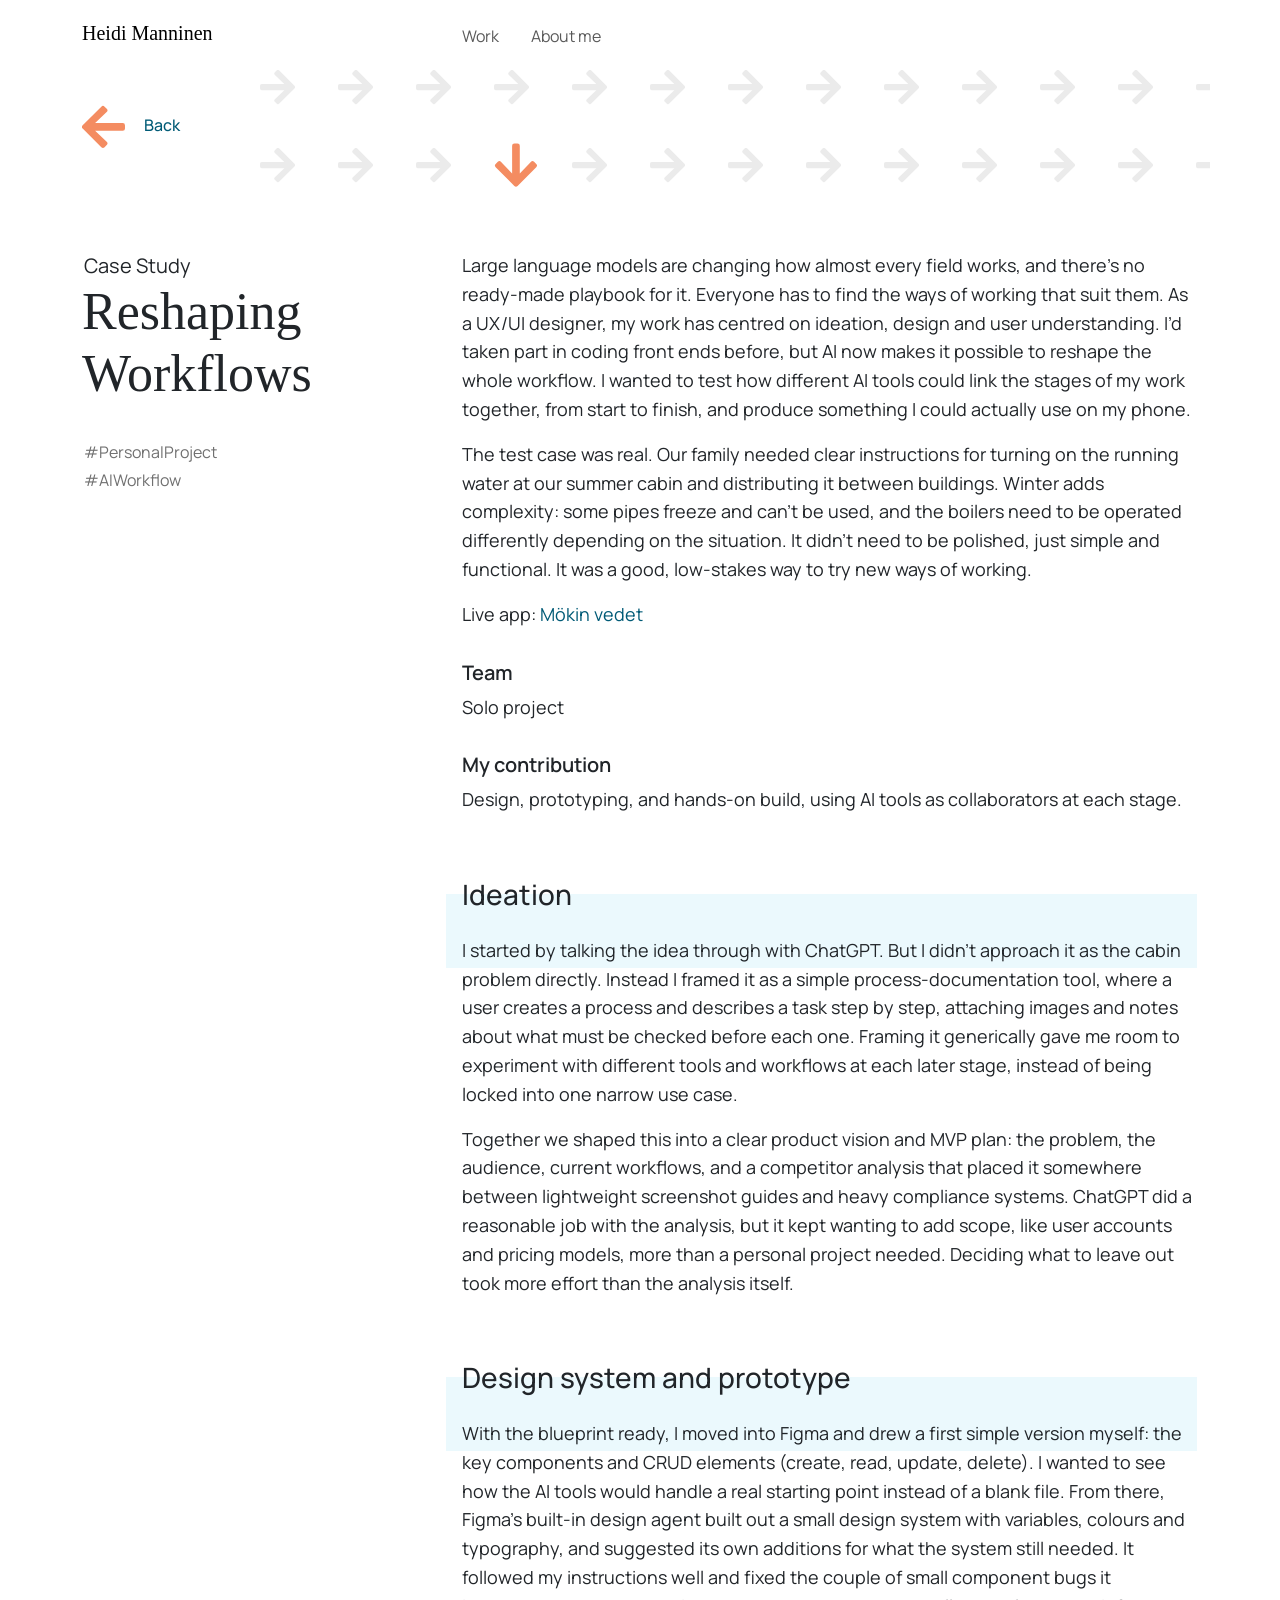
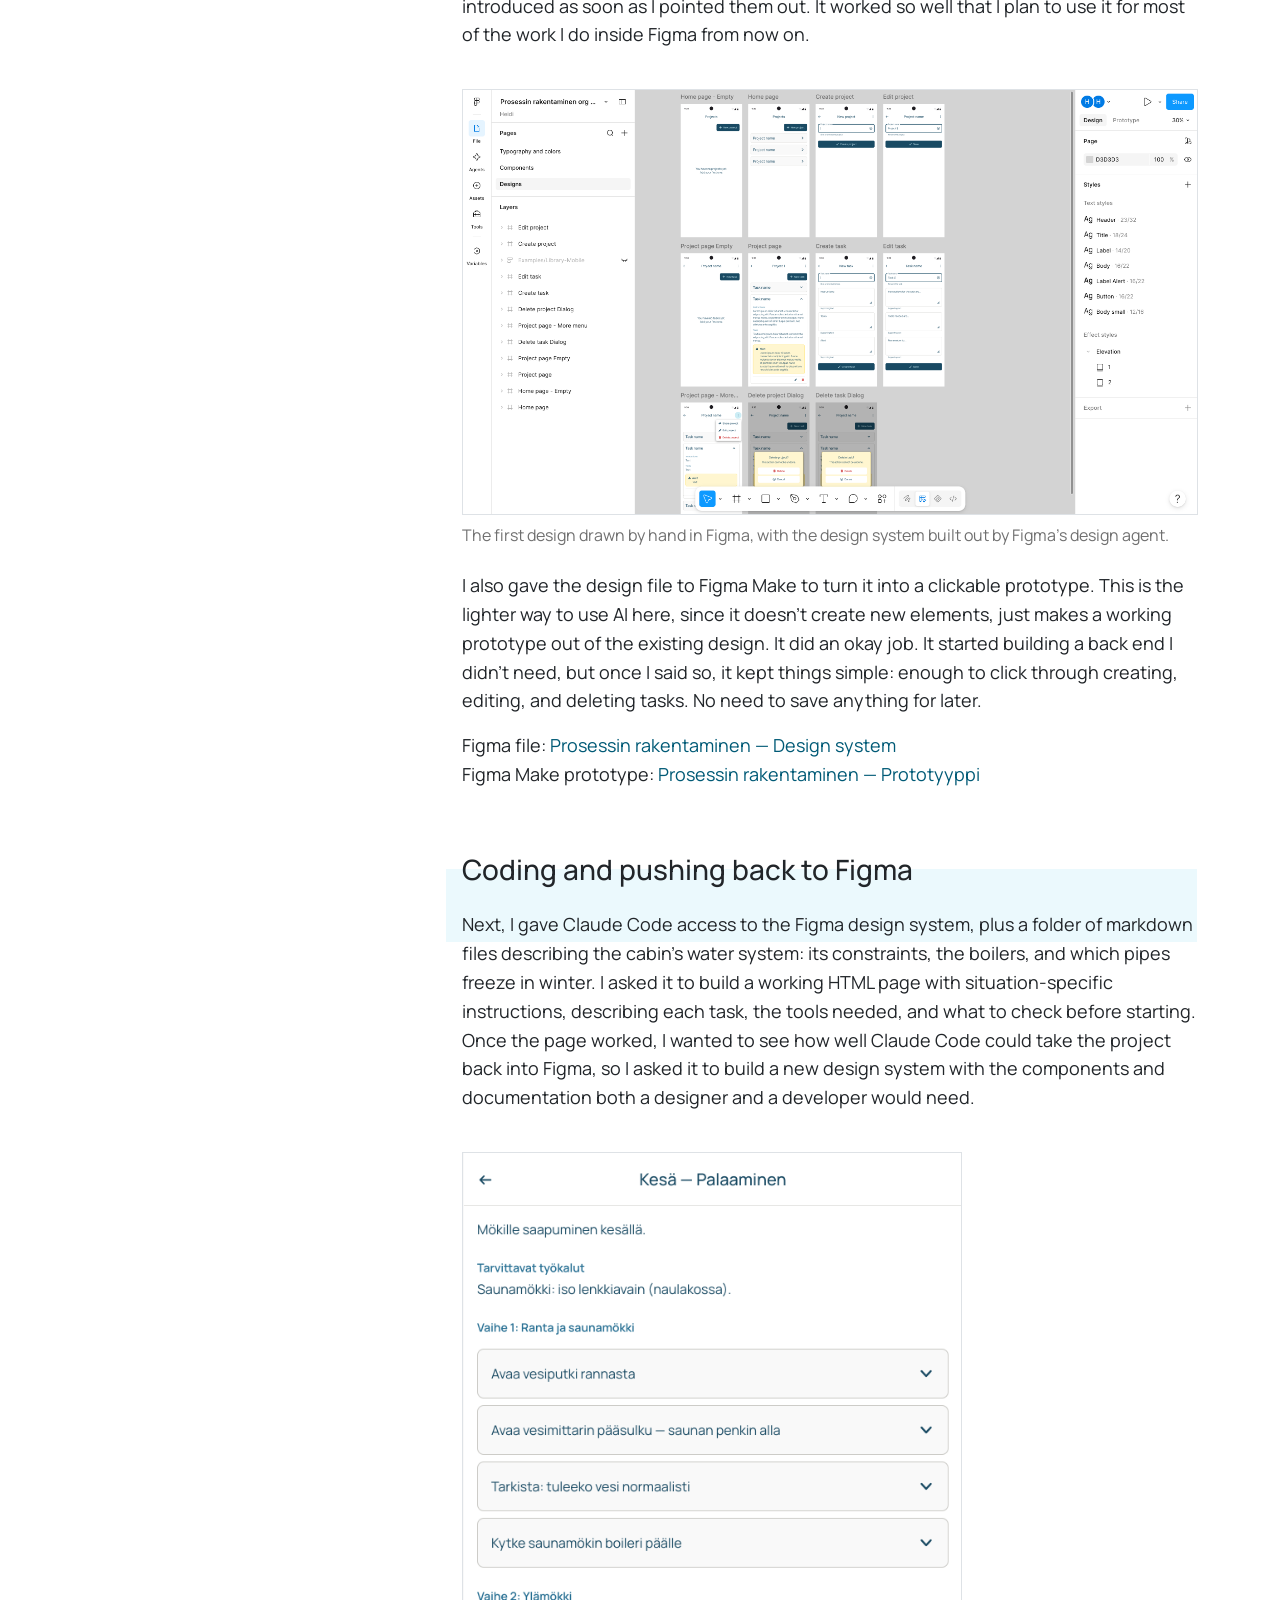
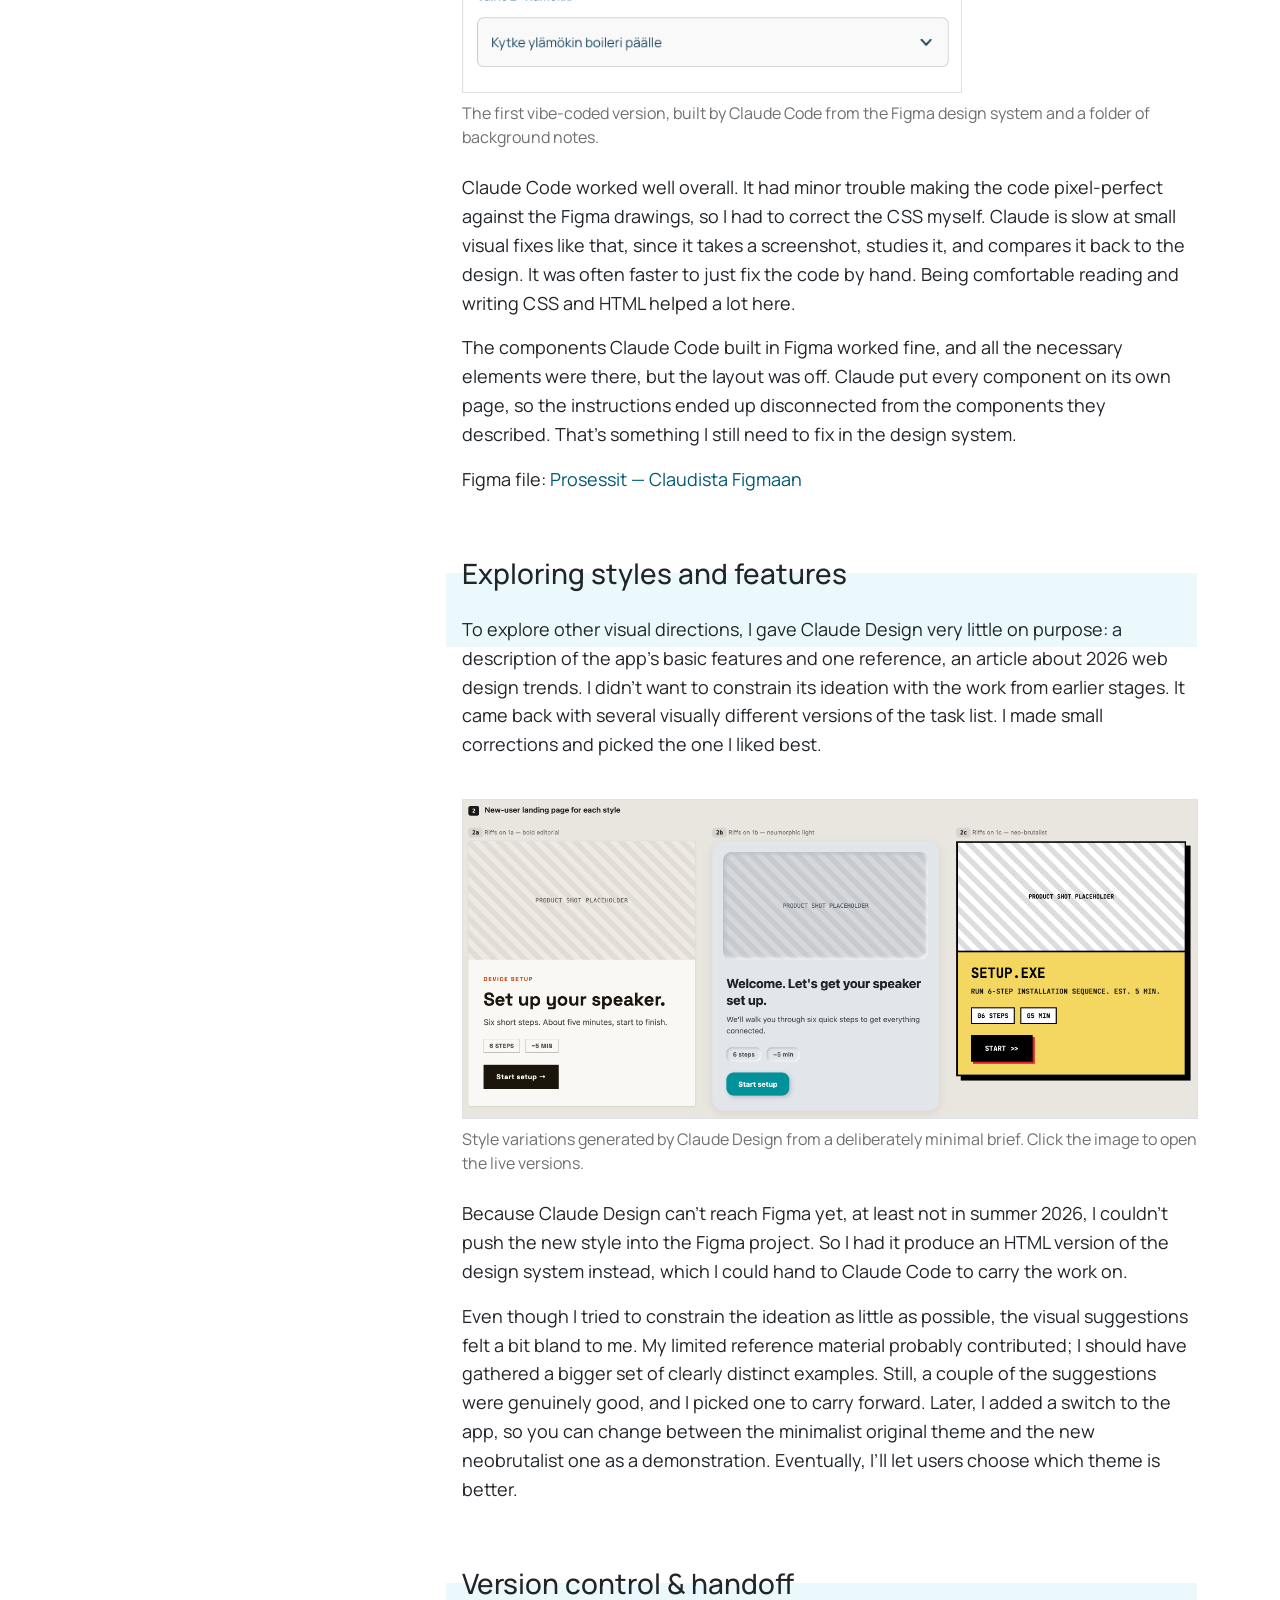
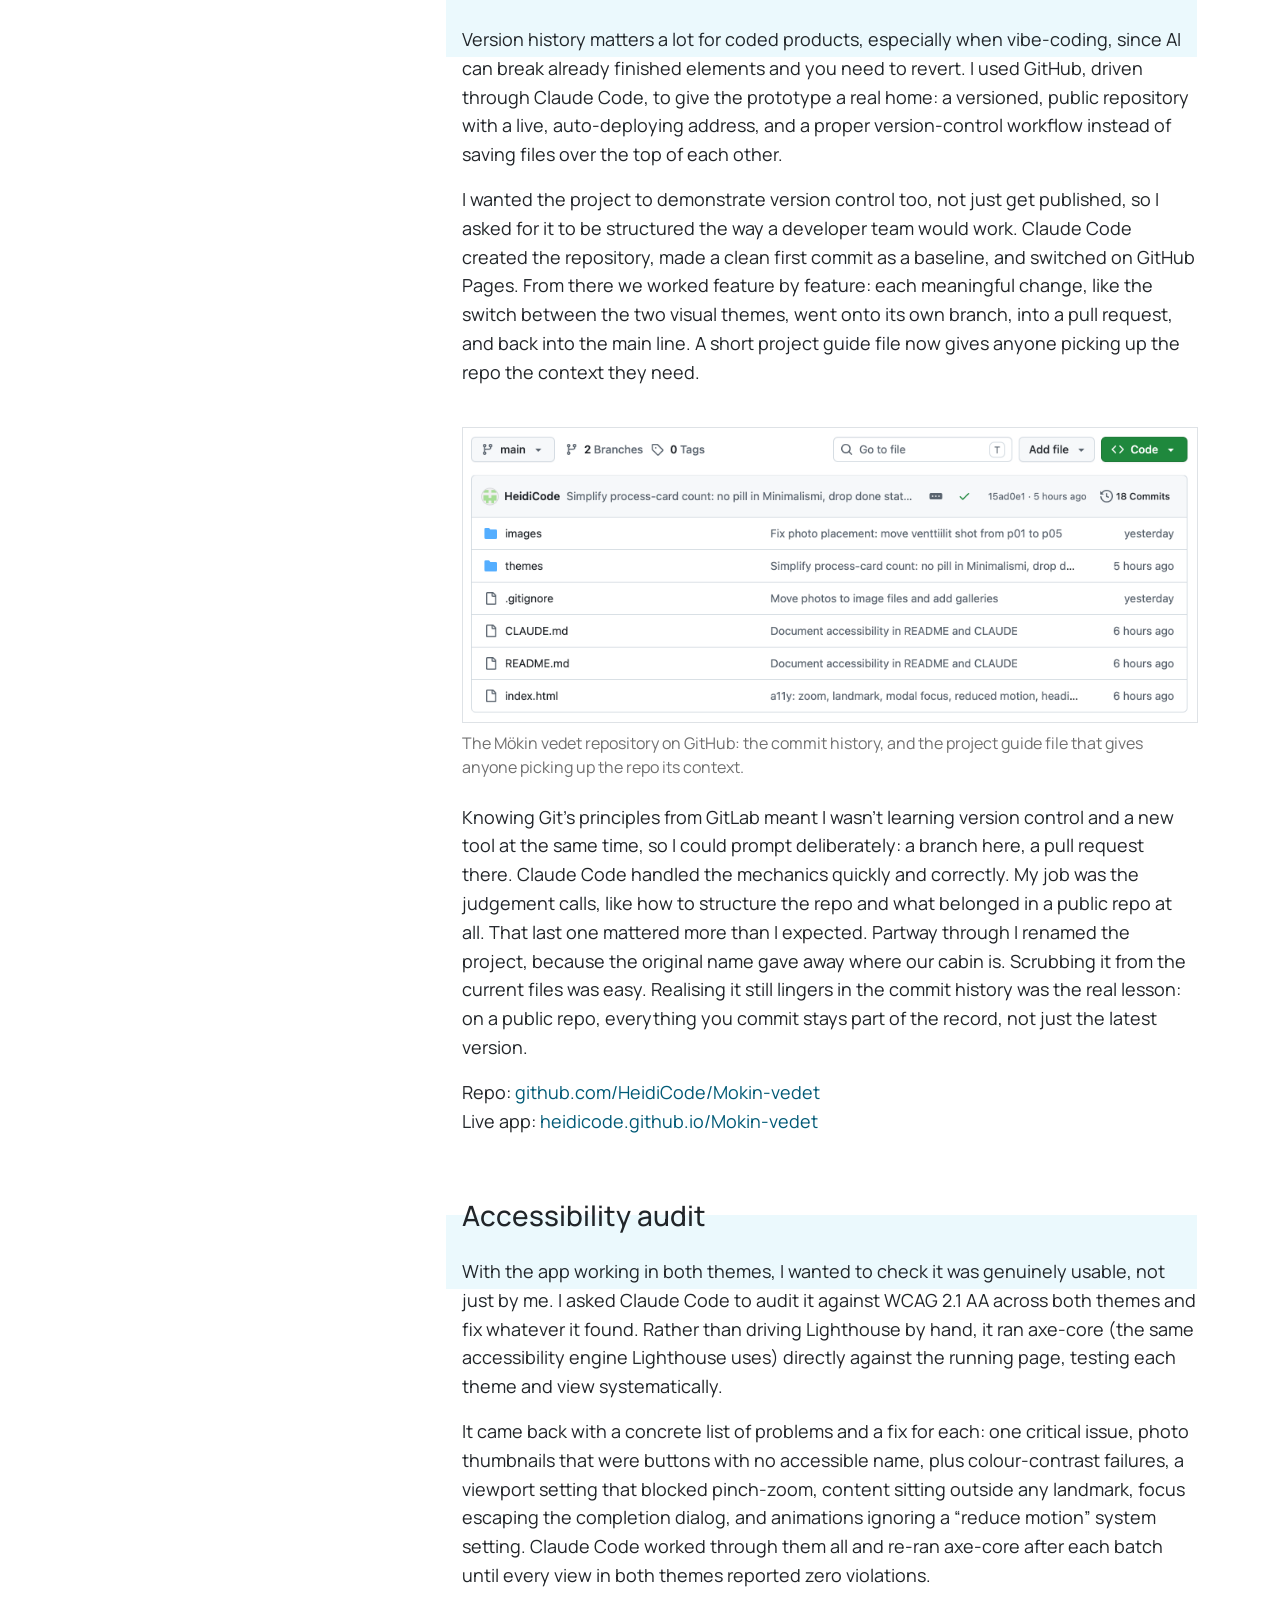
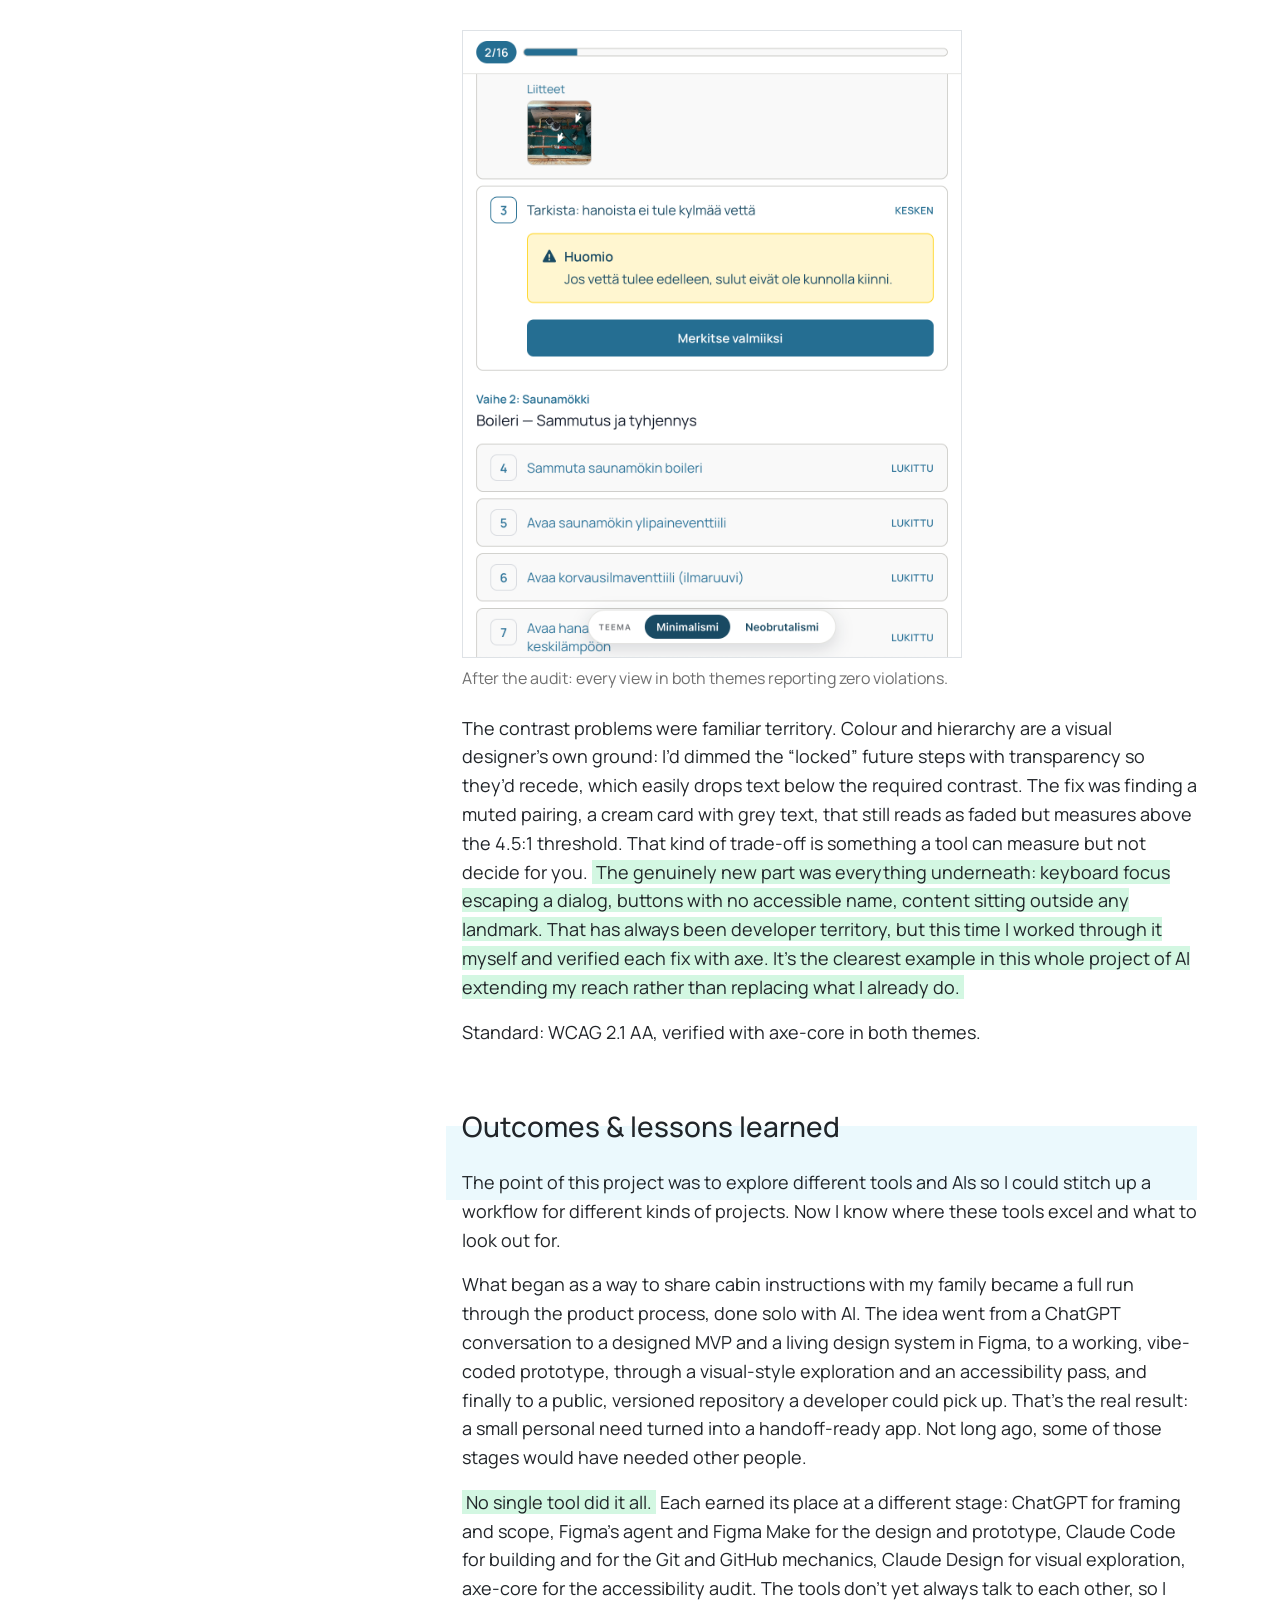
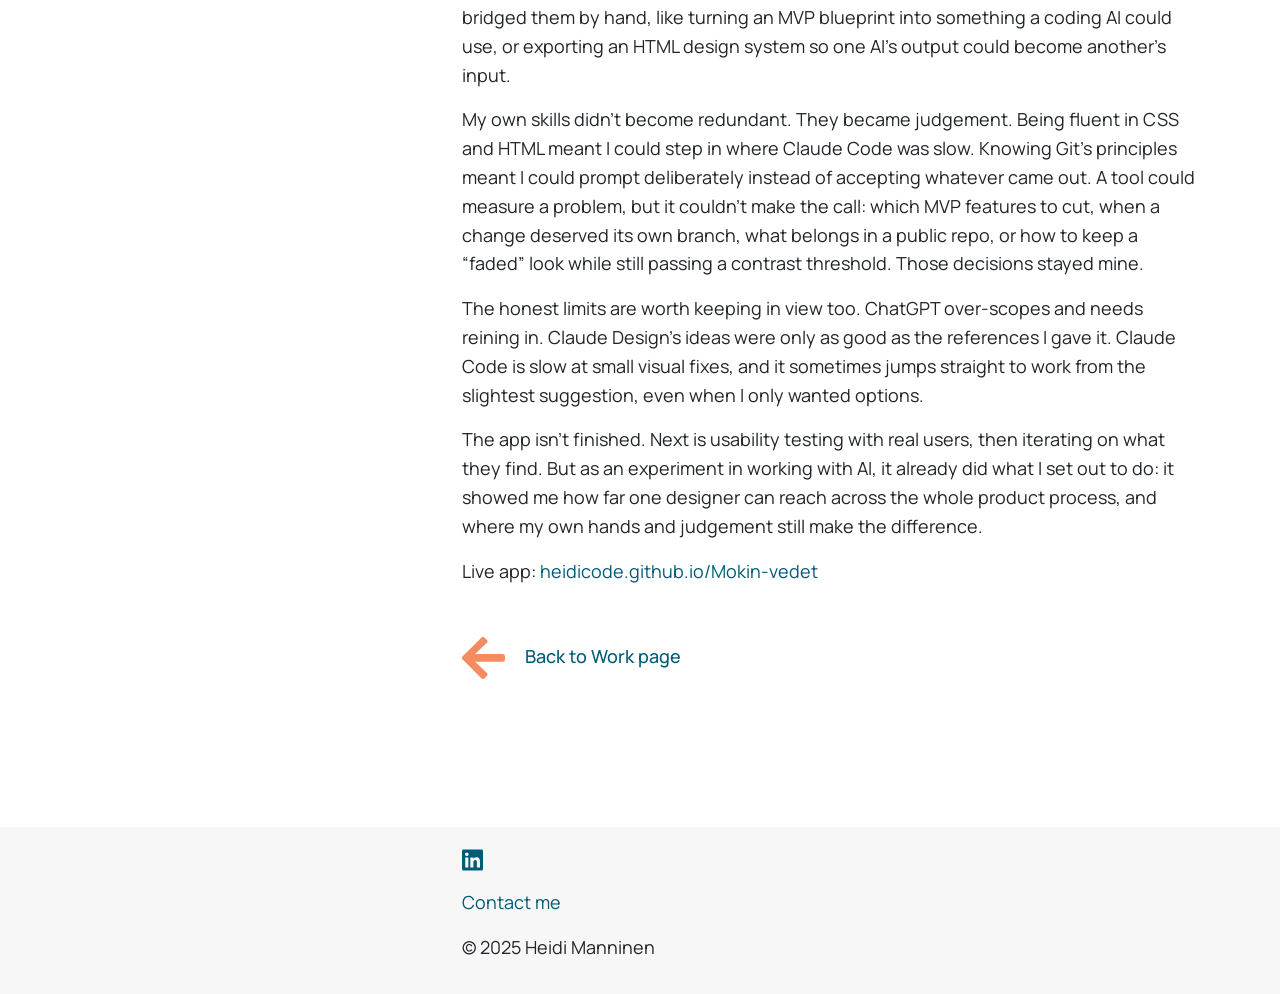
<file: case_study_ReshapingWorkflows.html>
<!DOCTYPE html>
<html lang="en">

  <head>
    <meta charset="UTF-8">
    <meta name="viewport" content="width=device-width, initial-scale=1.0">
    <title>Reshaping Workflows - Heidi Manninen</title>
    <!-- Link to the external CSS file -->
    <link rel="stylesheet" href="styles.css">
    <link href="https://cdn.jsdelivr.net/npm/bootstrap@5.3.0/dist/css/bootstrap.min.css" rel="stylesheet">
    <link rel="preconnect" href="https://fonts.googleapis.com">
    <link rel="preconnect" href="https://fonts.gstatic.com" crossorigin>
    <link href="https://fonts.googleapis.com/css2?family=Manrope:wght@100..900&family=Playfair-display:ital,wght@0,100..900;1,100..900&display=swap" rel="stylesheet">
  </head>
  <body>

    <nav class="navbar fixed-top navbar-expand-sm">
      <div class="container">
        <div class="col-sm-4">
          <a class="navbar-brand" href="index.html">Heidi Manninen</a>
        </div>
        <div class="col-sm-8">
          <ul class="navbar-nav flex-row">
            <li class="nav-item">
              <a class="nav-link" aria-current="page" href="index.html">Work</a>
            </li>
            <li class="nav-item">
              <a class="nav-link" href="about_me.html">About me</a>
            </li>
          </ul>
        </div> 
      </div>
    </nav>

    <div class="container">
        <div class="row">
            <div class="col-lg-2 back-link-area">
                <a class="back-link" href="index.html">
                    <img src="images/back-arrow.svg" class="img-fluid py-4" alt="Back to Work">
                    Back
                </a>
            </div>
            <div class="case-study-background col-lg-10">
            </div>
        </div>
    </div>

    <main class="container my-5">
      <section id="case-study" class="">
        <div class="row pb-5">
          <div class="col-md-4 pb-4">
            <div class="caption">Case Study</div>
            <h2>Reshaping Workflows</h2>
            <br>
            <p class="hashs">
              #PersonalProject<br>
              #AIWorkflow
            </p>
          </div>
          <div class="col-md-8">
            <p>
              Large language models are changing how almost every field works, and there&rsquo;s no ready-made playbook for it. Everyone has to find the ways 
              of working that suit them. As a UX/UI designer, my work has centred on ideation, design and user understanding. I&rsquo;d taken part in coding 
              front ends before, but AI now makes it possible to reshape the whole workflow. I wanted to test how different AI tools could link the stages of 
              my work together, from start to finish, and produce something I could actually use on my phone.
            </p>
            <p>
              The test case was real. Our family needed clear instructions for turning on the running water at our summer cabin and distributing it between 
              buildings. Winter adds complexity: some pipes freeze and can&rsquo;t be used, and the boilers need to be operated differently depending on the 
              situation. It didn&rsquo;t need to be polished, just simple and functional. It was a good, low-stakes way to try new ways of working.
            </p>
            <p>
              Live app: <a href="https://heidicode.github.io/Mokin-vedet/" target="_blank">M&ouml;kin vedet</a>
            </p>
            <h4>
              Team
            </h4>
            <p>
              Solo project
            </p>
            <h4>
              My contribution
            </h4>
            <p>
              Design, prototyping, and hands-on build, using AI tools as collaborators at each stage.
            </p>

            <h3 class="highlight pt-5">
              Ideation
            </h3>
            <p class="tp">
              I started by talking the idea through with ChatGPT. But I didn&rsquo;t approach it as the cabin problem directly. Instead I framed it as a simple 
              process-documentation tool, where a user creates a process and describes a task step by step, attaching images and notes about what must be checked 
              before each one. Framing it generically gave me room to experiment with different tools and workflows at each later stage, instead of being locked 
              into one narrow use case.
            </p>
            <p>
              Together we shaped this into a clear product vision and MVP plan: the problem, the audience, current workflows, and a competitor analysis that placed 
              it somewhere between lightweight screenshot guides and heavy compliance systems. ChatGPT did a reasonable job with the analysis, but it kept wanting 
              to add scope, like user accounts and pricing models, more than a personal project needed. Deciding what to leave out took more effort than the analysis itself.
            </p>

            <h3 class="highlight pt-5">
              Design system and prototype
            </h3>
            <p class="tp pb-4">
              With the blueprint ready, I moved into Figma and drew a first simple version myself: the key components and CRUD elements (create, read, update, delete). 
              I wanted to see how the AI tools would handle a real starting point instead of a blank file. From there, Figma&rsquo;s built-in design agent built out a 
              small design system with variables, colours and typography, and suggested its own additions for what the system still needed. It followed my instructions 
              well and fixed the couple of small component bugs it introduced as soon as I pointed them out. It worked so well that I plan to use it for most of the work 
              I do inside Figma from now on.
            </p>
            <a href="https://heidimanninen.net/images/Process-FirstDesign.png" target="_blank"><img src="images/Process-FirstDesign.png" class="border img-fluid" alt="The first process-documentation app design in Figma, shown next to its design system of colour, typography and component variables"></a>
            <div class="image-caption">
              The first design drawn by hand in Figma, with the design system built out by Figma&rsquo;s design agent.
            </div><br>
            <p>
              I also gave the design file to Figma Make to turn it into a clickable prototype. This is the lighter way to use AI here, since it doesn&rsquo;t create new 
              elements, just makes a working prototype out of the existing design. It did an okay job. It started building a back end I didn&rsquo;t need, but once I said 
              so, it kept things simple: enough to click through creating, editing, and deleting tasks. No need to save anything for later.
            </p>
            <p>
              Figma file: <a href="https://www.figma.com/design/Cu0q4WWhA33EMpzLfYERuD/Prosessin-rakentaminen-org---Design-system?node-id=50-1419" target="_blank">Prosessin rakentaminen &mdash; Design system</a><br>
              Figma Make prototype: <a href="https://www.figma.com/make/wtD0UEXDn4VTWMmGXMmf5s/Prosessin-rakentaminen---Prototyyppi?t=iApriGZxZ0ze3AJL-1" target="_blank">Prosessin rakentaminen &mdash; Prototyyppi</a>
            </p>

            <h3 class="highlight pt-5">
              Coding and pushing back to Figma
            </h3>
            <p class="tp pb-4">
              Next, I gave Claude Code access to the Figma design system, plus a folder of markdown files describing the cabin&rsquo;s water system: its constraints, the 
              boilers, and which pipes freeze in winter. I asked it to build a working HTML page with situation-specific instructions, describing each task, the tools needed, 
              and what to check before starting. Once the page worked, I wanted to see how well Claude Code could take the project back into Figma, so I asked it to build a 
              new design system with the components and documentation both a designer and a developer would need.
            </p>
            <a href="https://heidimanninen.net/images/Process-FirstVibeCode.png" target="_blank"><img src="images/Process-FirstVibeCode.png" class="border img-fluid img-portrait" alt="The first vibe-coded version of the water instructions app, showing a step-by-step process view"></a>
            <div class="image-caption">
              The first vibe-coded version, built by Claude Code from the Figma design system and a folder of background notes.
            </div><br>
            <p>
              Claude Code worked well overall. It had minor trouble making the code pixel-perfect against the Figma drawings, so I had to correct the CSS myself. Claude is slow 
              at small visual fixes like that, since it takes a screenshot, studies it, and compares it back to the design. It was often faster to just fix the code by hand. 
              Being comfortable reading and writing CSS and HTML helped a lot here.
            </p>
            <p>
              The components Claude Code built in Figma worked fine, and all the necessary elements were there, but the layout was off. Claude put every component on its own page, 
              so the instructions ended up disconnected from the components they described. That&rsquo;s something I still need to fix in the design system.
            </p>
            <p>
              Figma file: <a href="https://www.figma.com/design/SSsAlo5ISdH7vPkz700J9I/Prosessit---Claudista-Figmaan?node-id=19-7&amp;t=mDt4C6tCcxJIsU39-1" target="_blank">Prosessit &mdash; Claudista Figmaan</a>
            </p>

            <h3 class="highlight pt-5">
              Exploring styles and features
            </h3>
            <p class="tp pb-4">
              To explore other visual directions, I gave Claude Design very little on purpose: a description of the app&rsquo;s basic features and one reference, an article about 
              2026 web design trends. I didn&rsquo;t want to constrain its ideation with the work from earlier stages. It came back with several visually different versions of the 
              task list. I made small corrections and picked the one I liked best.
            </p>
            <a href="process_variations.html" target="_blank"><img src="images/Process-StyleVariations.png" class="border img-fluid" alt="Several visually distinct style variations of the task list, generated side by side by Claude Design"></a>
            <div class="image-caption">
              Style variations generated by Claude Design from a deliberately minimal brief. Click the image to open the live versions.
            </div><br>
            <p>
              Because Claude Design can&rsquo;t reach Figma yet, at least not in summer 2026, I couldn&rsquo;t push the new style into the Figma project. So I had it produce an HTML 
              version of the design system instead, which I could hand to Claude Code to carry the work on.
            </p>
            <p>
              Even though I tried to constrain the ideation as little as possible, the visual suggestions felt a bit bland to me. My limited reference material probably contributed; 
              I should have gathered a bigger set of clearly distinct examples. Still, a couple of the suggestions were genuinely good, and I picked one to carry forward. Later, I added 
              a switch to the app, so you can change between the minimalist original theme and the new neobrutalist one as a demonstration. Eventually, I&rsquo;ll let users choose which 
              theme is better.
            </p>

            <h3 class="highlight pt-5">
              Version control &amp; handoff
            </h3>
            <p class="tp">
              Version history matters a lot for coded products, especially when vibe-coding, since AI can break already finished elements and you need to revert. I used GitHub, driven 
              through Claude Code, to give the prototype a real home: a versioned, public repository with a live, auto-deploying address, and a proper version-control workflow instead of 
              saving files over the top of each other.
            </p>
            <p class="pb-4">
              I wanted the project to demonstrate version control too, not just get published, so I asked for it to be structured the way a developer team would work. Claude Code created 
              the repository, made a clean first commit as a baseline, and switched on GitHub Pages. From there we worked feature by feature: each meaningful change, like the switch between 
              the two visual themes, went onto its own branch, into a pull request, and back into the main line. A short project guide file now gives anyone picking up the repo the context they need.
            </p>
            <a href="https://heidimanninen.net/images/Process-VersionControl.png" target="_blank"><img src="images/Process-VersionControl.png" class="border img-fluid" alt="The M&ouml;kin vedet repository on GitHub, showing the file list, the latest commit message, and a history of 18 commits on the main branch"></a>
            <div class="image-caption">
              The M&ouml;kin vedet repository on GitHub: the commit history, and the project guide file that gives anyone picking up the repo its context.
            </div><br>
            <p>
              Knowing Git&rsquo;s principles from GitLab meant I wasn&rsquo;t learning version control and a new tool at the same time, so I could prompt deliberately: a branch here, a pull 
              request there. Claude Code handled the mechanics quickly and correctly. My job was the judgement calls, like how to structure the repo and what belonged in a public repo at all. 
              That last one mattered more than I expected. Partway through I renamed the project, because the original name gave away where our cabin is. Scrubbing it from the current files was 
              easy. Realising it still lingers in the commit history was the real lesson: on a public repo, everything you commit stays part of the record, not just the latest version.
            </p>
            <p>
              Repo: <a href="https://github.com/HeidiCode/Mokin-vedet" target="_blank">github.com/HeidiCode/Mokin-vedet</a><br>
              Live app: <a href="https://heidicode.github.io/Mokin-vedet/" target="_blank">heidicode.github.io/Mokin-vedet</a>
            </p>

            <h3 class="highlight pt-5">
              Accessibility audit
            </h3>
            <p class="tp">
              With the app working in both themes, I wanted to check it was genuinely usable, not just by me. I asked Claude Code to audit it against WCAG 2.1 AA across both themes and fix 
              whatever it found. Rather than driving Lighthouse by hand, it ran axe-core (the same accessibility engine Lighthouse uses) directly against the running page, testing each theme 
              and view systematically.
            </p>
            <p class="pb-4">
              It came back with a concrete list of problems and a fix for each: one critical issue, photo thumbnails that were buttons with no accessible name, plus colour-contrast failures, 
              a viewport setting that blocked pinch-zoom, content sitting outside any landmark, focus escaping the completion dialog, and animations ignoring a &ldquo;reduce motion&rdquo; 
              system setting. Claude Code worked through them all and re-ran axe-core after each batch until every view in both themes reported zero violations.
            </p>
            <a href="https://heidimanninen.net/images/Process-AccessibilityAudit.png" target="_blank"><img src="images/Process-AccessibilityAudit.png" class="border img-fluid img-portrait" alt="The app after the accessibility audit, with the contrast of the dimmed future steps corrected"></a>
            <div class="image-caption">
              After the audit: every view in both themes reporting zero violations.
            </div><br>
            <p>
              The contrast problems were familiar territory. Colour and hierarchy are a visual designer&rsquo;s own ground: I&rsquo;d dimmed the &ldquo;locked&rdquo; future steps with 
              transparency so they&rsquo;d recede, which easily drops text below the required contrast. The fix was finding a muted pairing, a cream card with grey text, that still reads as 
              faded but measures above the 4.5:1 threshold. That kind of trade-off is something a tool can measure but not decide for you. <span class="text-highlight">The genuinely new part 
              was everything underneath: keyboard focus escaping a dialog, buttons with no accessible name, content sitting outside any landmark. That has always been developer territory, but 
              this time I worked through it myself and verified each fix with axe. It&rsquo;s the clearest example in this whole project of AI extending my reach rather than replacing what I 
              already do.</span>
            </p>
            <p>
              Standard: WCAG 2.1 AA, verified with axe-core in both themes.
            </p>

            <h3 class="highlight pt-5">
              Outcomes &amp; lessons learned
            </h3>
            <p class="tp">
              The point of this project was to explore different tools and AIs so I could stitch up a workflow for different kinds of projects. Now I know where these tools excel and what to 
              look out for.
            </p>
            <p>
              What began as a way to share cabin instructions with my family became a full run through the product process, done solo with AI. The idea went from a ChatGPT conversation to a 
              designed MVP and a living design system in Figma, to a working, vibe-coded prototype, through a visual-style exploration and an accessibility pass, and finally to a public, versioned 
              repository a developer could pick up. That&rsquo;s the real result: a small personal need turned into a handoff-ready app. Not long ago, some of those stages would have needed other people.
            </p>
            <p>
              <span class="text-highlight">No single tool did it all.</span> Each earned its place at a different stage: ChatGPT for framing and scope, Figma&rsquo;s agent and Figma Make for the 
              design and prototype, Claude Code for building and for the Git and GitHub mechanics, Claude Design for visual exploration, axe-core for the accessibility audit. The tools don&rsquo;t 
              yet always talk to each other, so I bridged them by hand, like turning an MVP blueprint into something a coding AI could use, or exporting an HTML design system so one AI&rsquo;s output 
              could become another&rsquo;s input.
            </p>
            <p>
              My own skills didn&rsquo;t become redundant. They became judgement. Being fluent in CSS and HTML meant I could step in where Claude Code was slow. Knowing Git&rsquo;s principles meant I 
              could prompt deliberately instead of accepting whatever came out. A tool could measure a problem, but it couldn&rsquo;t make the call: which MVP features to cut, when a change deserved its 
              own branch, what belongs in a public repo, or how to keep a &ldquo;faded&rdquo; look while still passing a contrast threshold. Those decisions stayed mine.
            </p>
            <p>
              The honest limits are worth keeping in view too. ChatGPT over-scopes and needs reining in. Claude Design&rsquo;s ideas were only as good as the references I gave it. Claude Code is slow at 
              small visual fixes, and it sometimes jumps straight to work from the slightest suggestion, even when I only wanted options.
            </p>
            <p>
              The app isn&rsquo;t finished. Next is usability testing with real users, then iterating on what they find. But as an experiment in working with AI, it already did what I set out to do: it 
              showed me how far one designer can reach across the whole product process, and where my own hands and judgement still make the difference.
            </p>
            <p>
              Live app: <a href="https://heidicode.github.io/Mokin-vedet/" target="_blank">heidicode.github.io/Mokin-vedet</a>
            </p>
            <p>
                <a class="back-link" href="index.html">
                    <img src="images/back-arrow.svg" class="img-fluid py-4" alt="Arrow pointing left">
                    Back to Work page
                </a>
            </p>
          </div>
        </div>
      </section>

    </main>

    <footer class="container-fluid">
        <div class="container">
            <div class="row">
                <div class="col-md-4">
                </div>
                <div class="col-md-8">
                  <p><a href="https://www.linkedin.com/in/heidi-manninen-b1277a5/" target="_blank"><img src="images/linkedin.svg" class="linkedin" style="height:24px;" /></a></p>
                  <p><a href="mailto:heidi.manninen@proton.me">Contact me</a></p>
                  <p>&copy; 2025 Heidi Manninen</p>
                </div>
            </div>
        </div>
    </footer>

    <script src="https://cdn.jsdelivr.net/npm/@popperjs/core@2.11.6/dist/umd/popper.min.js"></script>
    <script src="https://cdn.jsdelivr.net/npm/bootstrap@5.3.0/dist/js/bootstrap.min.js"></script>
  </body>

</html>
</file>
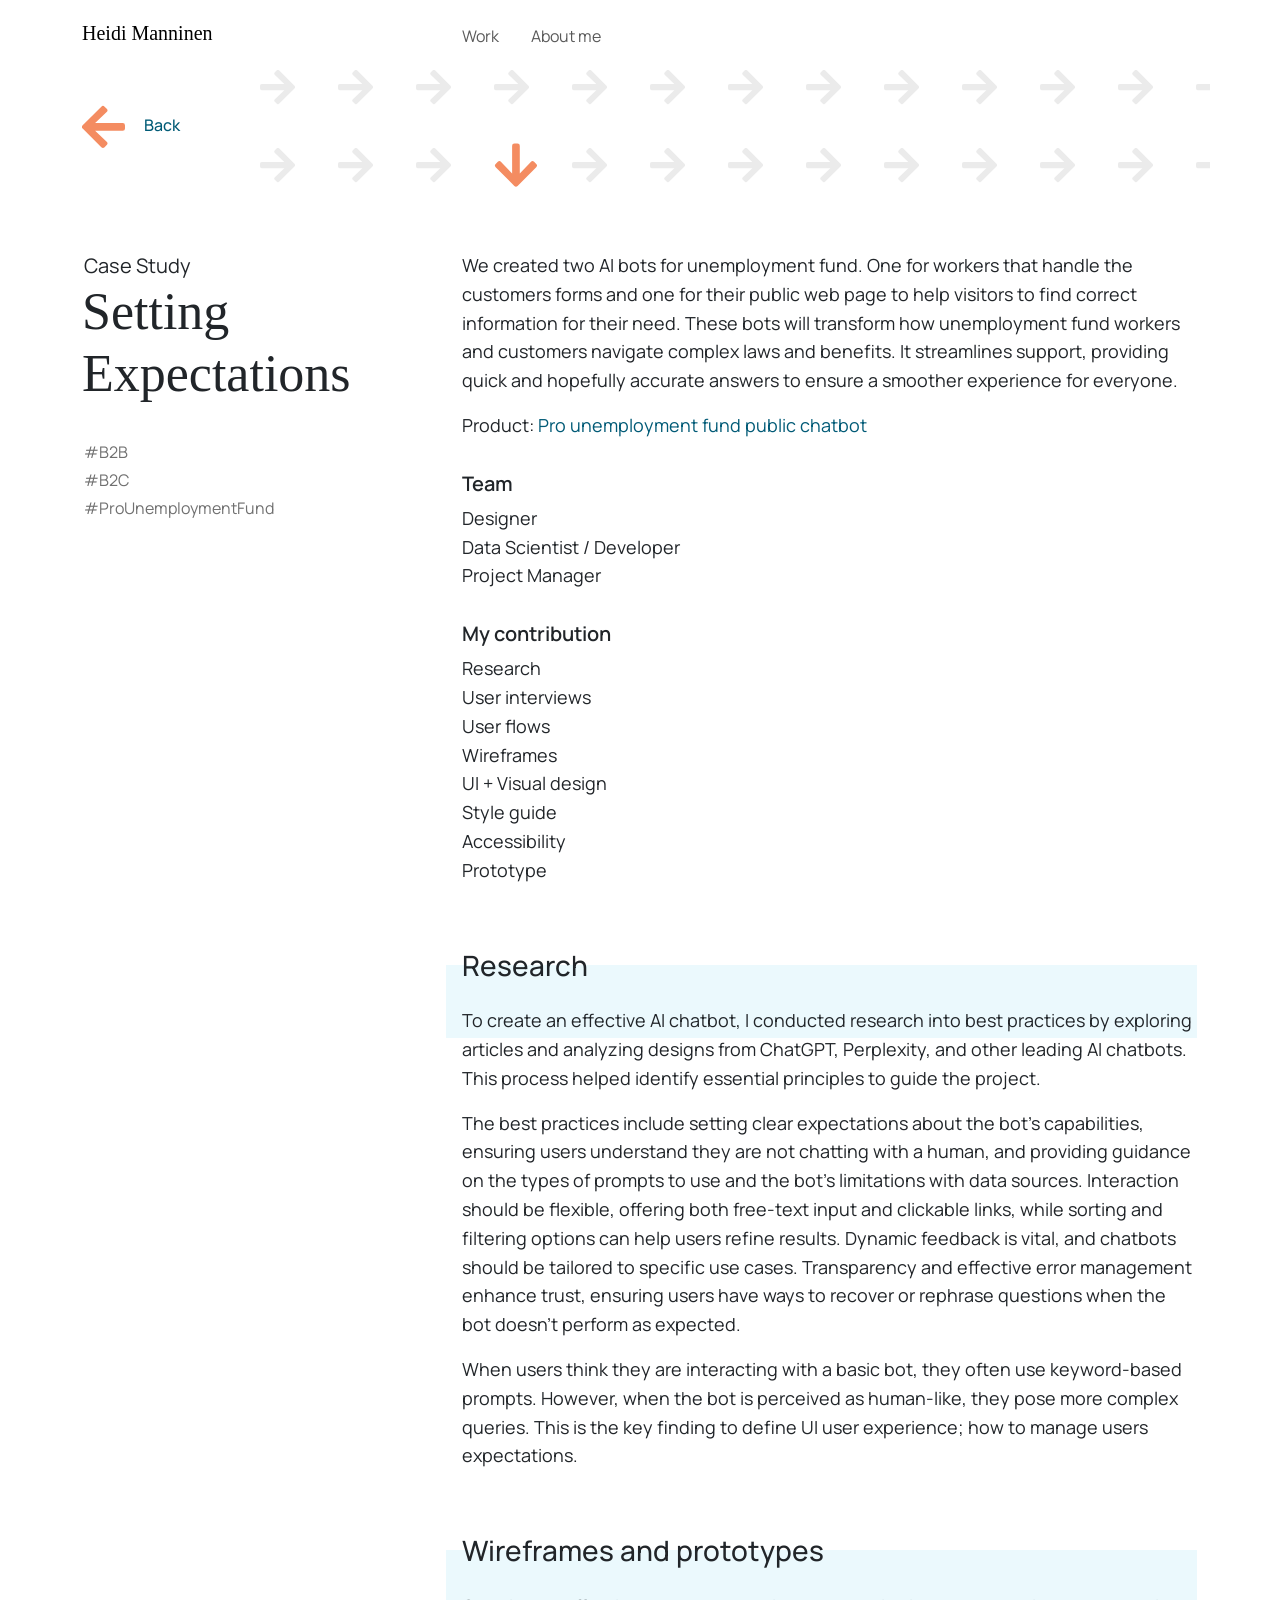
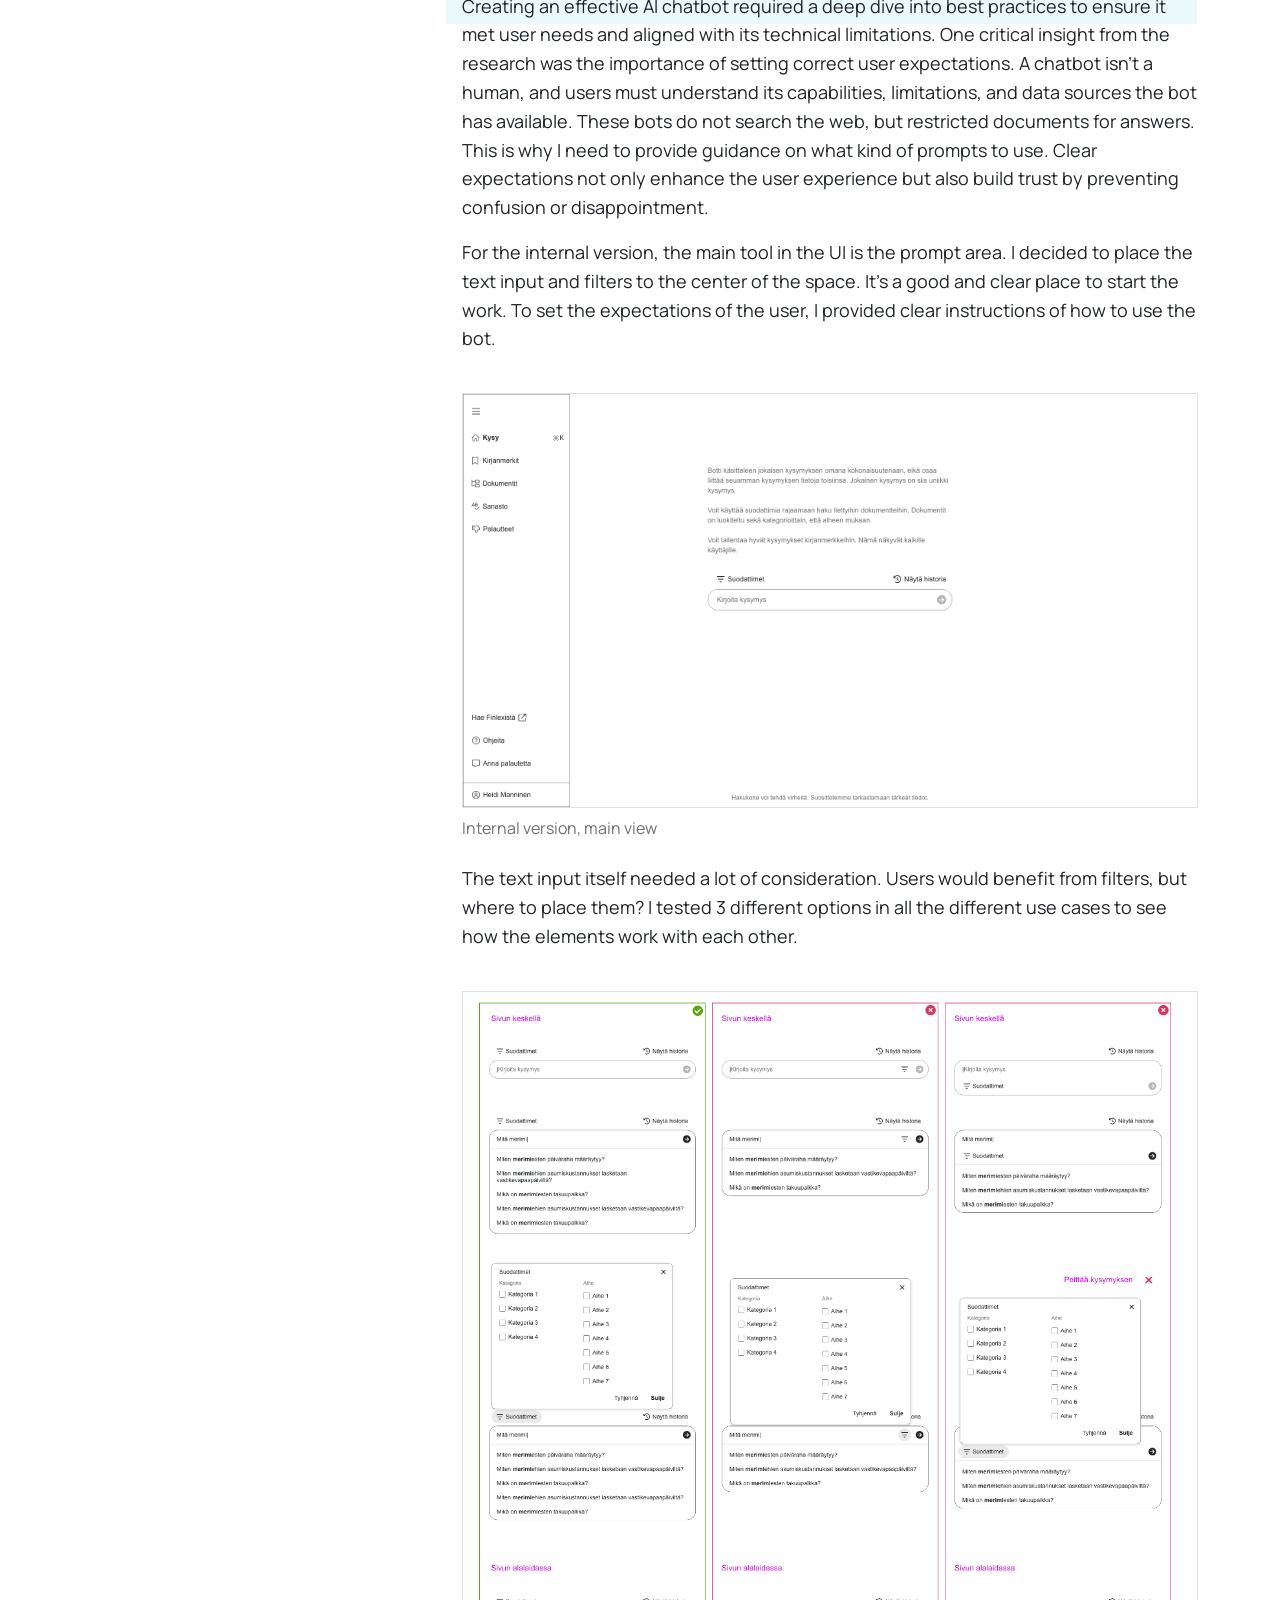
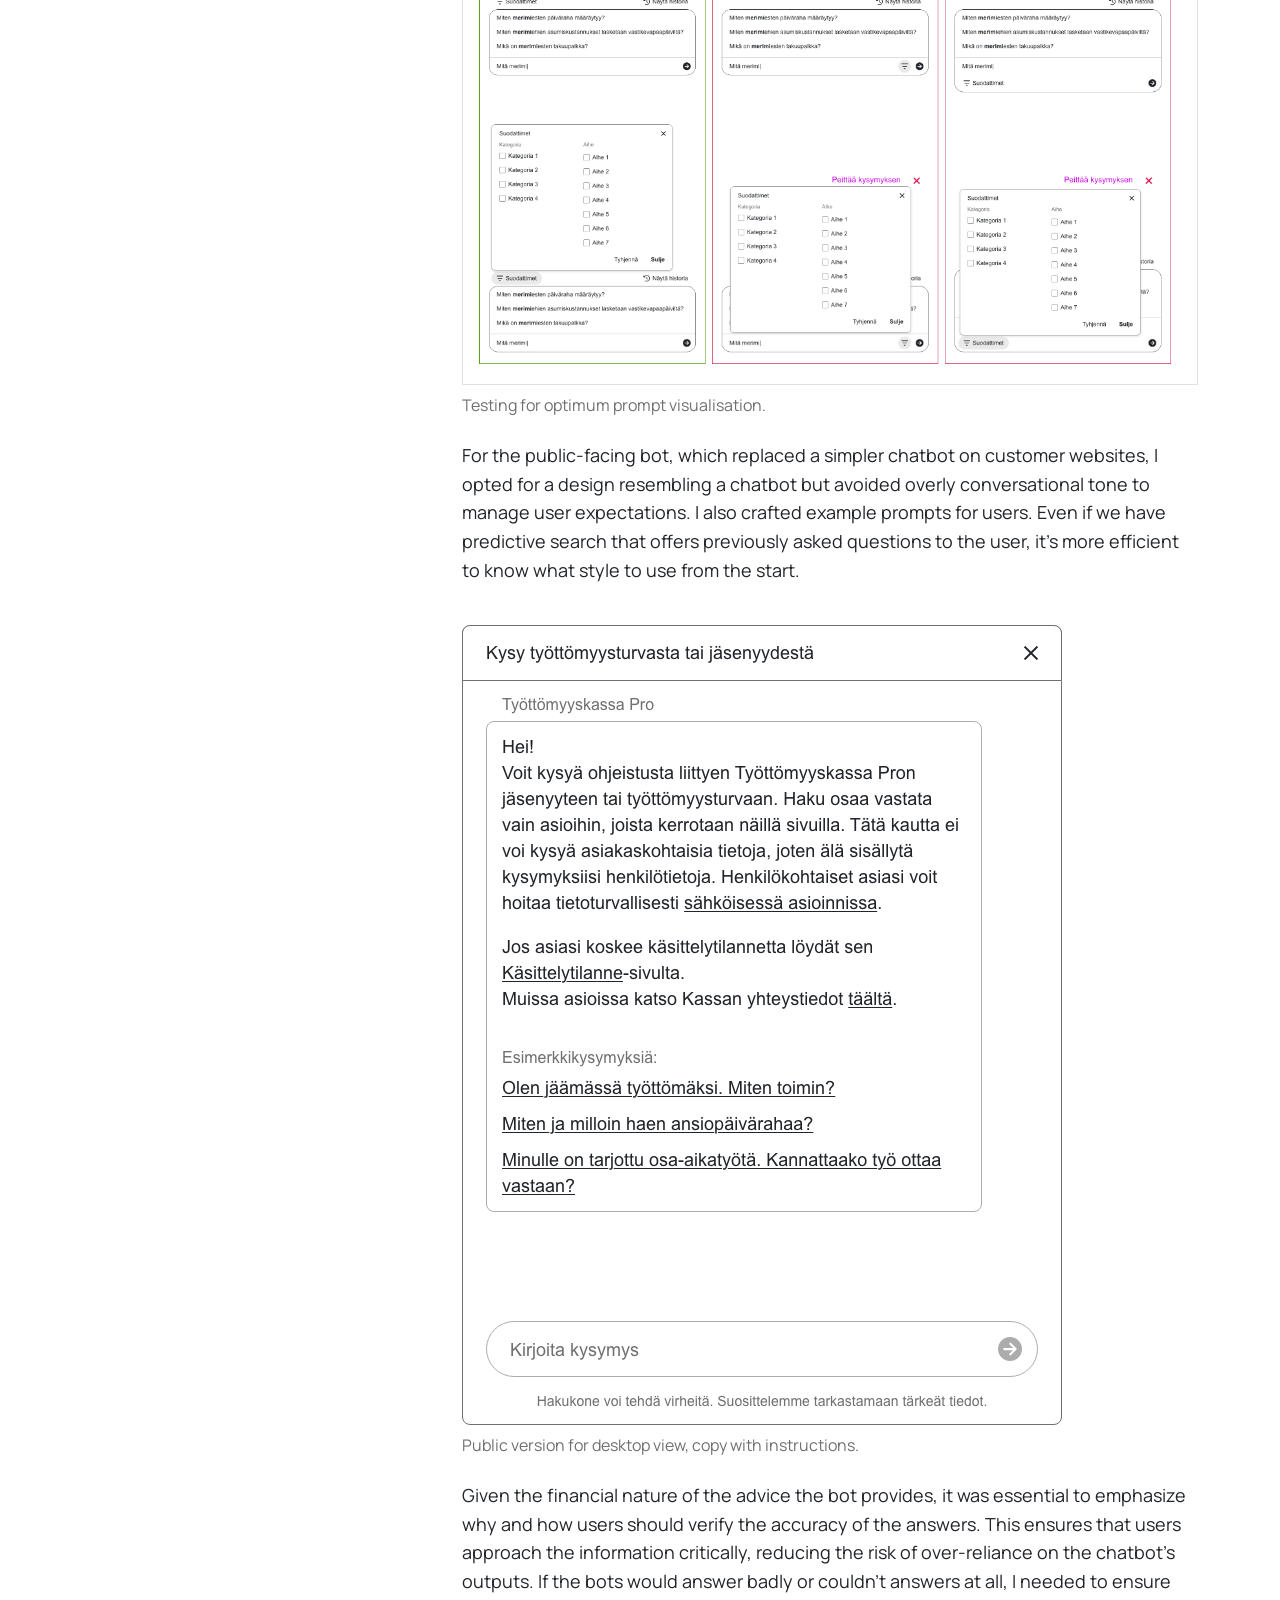
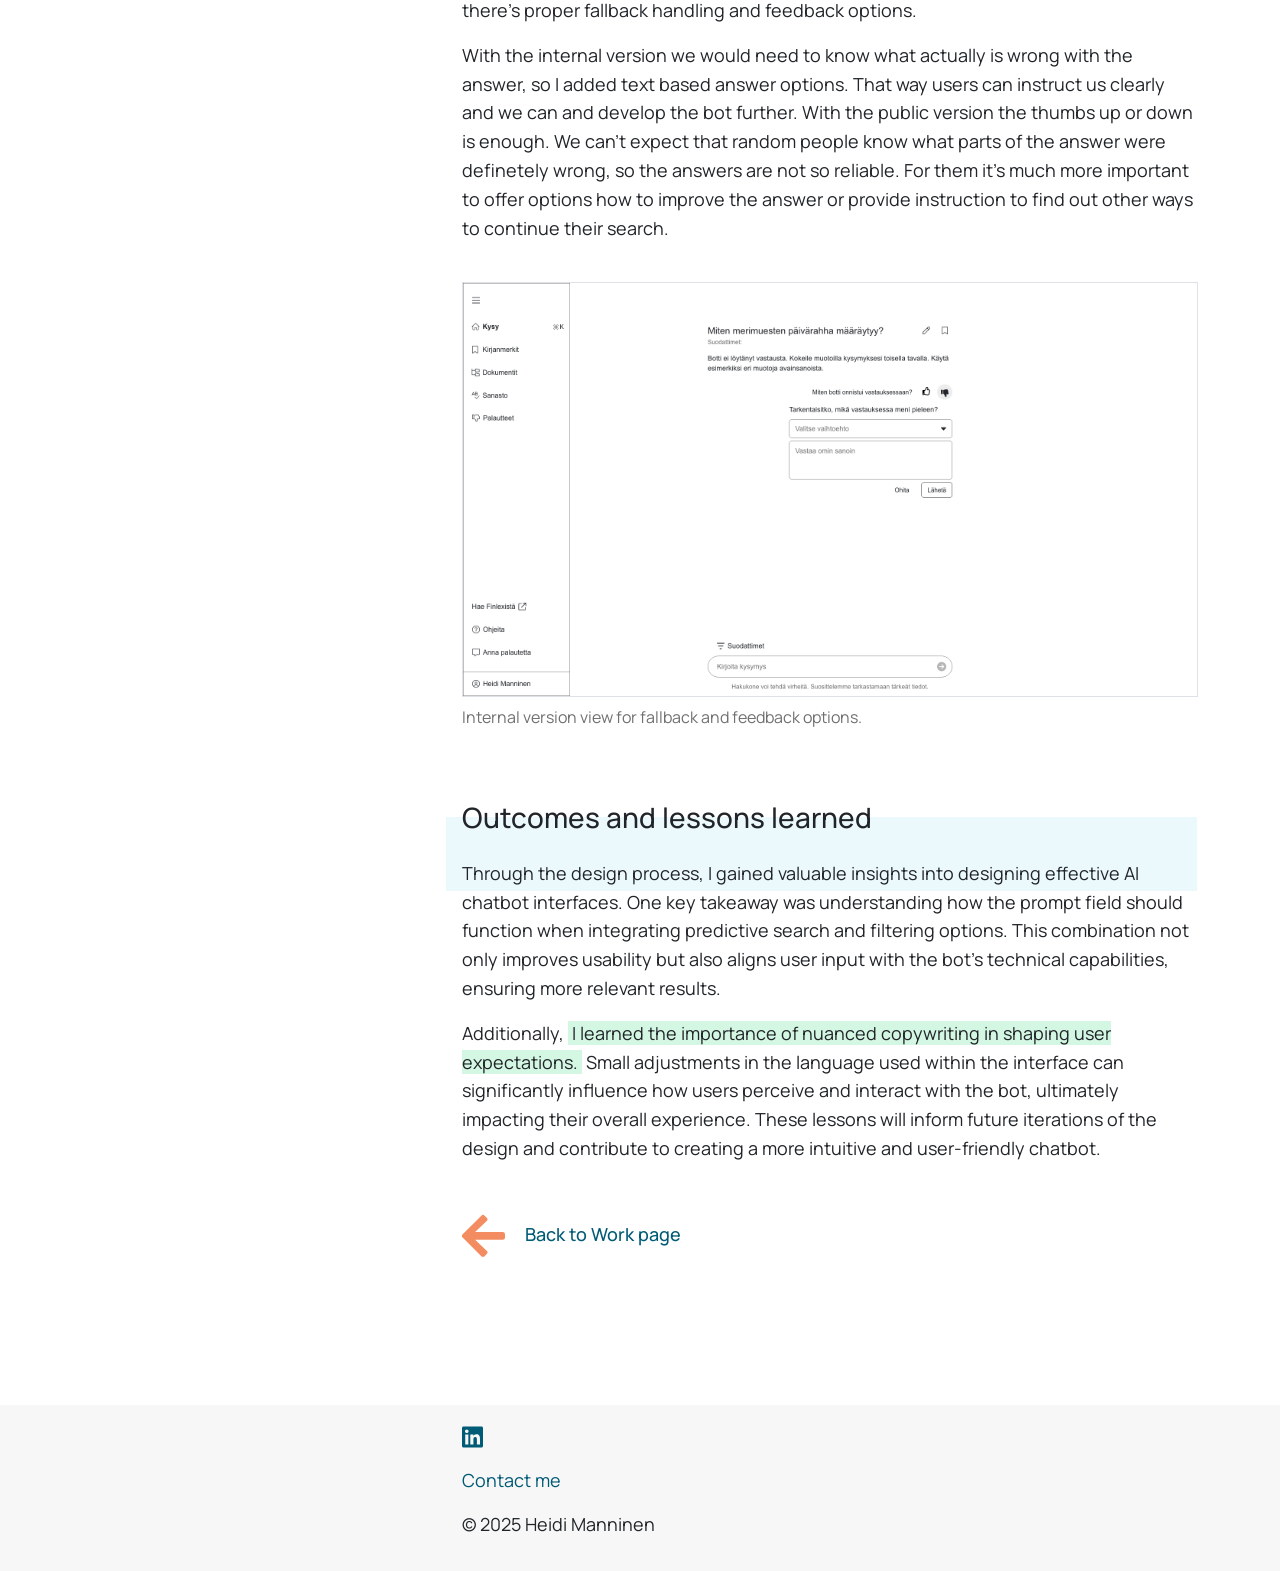
<file: case_study_SettingExpectations.html>
<!DOCTYPE html>
<html lang="en">

  <head>
    <meta charset="UTF-8">
    <meta name="viewport" content="width=device-width, initial-scale=1.0">
    <title>Case Study - Heidi Manninen</title>
    <!-- Link to the external CSS file -->
    <link rel="stylesheet" href="styles.css">
    <link href="https://cdn.jsdelivr.net/npm/bootstrap@5.3.0/dist/css/bootstrap.min.css" rel="stylesheet">
    <link rel="preconnect" href="https://fonts.googleapis.com">
    <link rel="preconnect" href="https://fonts.gstatic.com" crossorigin>
    <link href="https://fonts.googleapis.com/css2?family=Manrope:wght@100..900&family=Playfair-display:ital,wght@0,100..900;1,100..900&display=swap" rel="stylesheet">
  </head>
  <body>

    <nav class="navbar fixed-top navbar-expand-sm">
      <div class="container">
        <div class="col-sm-4">
          <a class="navbar-brand" href="index.html">Heidi Manninen</a>
        </div>
        <div class="col-sm-8">
          <div class="navbar-nav flex-row">
            <li class="nav-item">
              <a class="nav-link" aria-current="page" href="index.html">Work</a>
            </li>
            <li class="nav-item">
              <a class="nav-link" href="about_me.html">About me</a>
            </li>
          </div>
        </div> 
      </div>
    </nav>

    <div class="container">
        <div class="row">
            <div class="col-lg-2 back-link-area">
                <a class="back-link" href="index.html">
                    <img src="images/back-arrow.svg" class="img-fluid py-4" alt="Back to Work">
                    Back
                </a>
            </div>
            <div class="case-study-background col-lg-10">
            </div>
        </div>
    </div>

    <main class="container my-5">
      <section id="case-study" class="">
        <div class="row pb-5">
          <div class="col-md-4 pb-4">
            <div class="caption">Case Study</div>
            <h2>Setting Expectations</h2>
            <br>
            <p class="hashs">
              #B2B<br>
              #B2C<br>
              #ProUnemploymentFund
            </p>
          </div>
          <div class="col-md-8">
            <p>
              We created two AI bots for unemployment fund. One for workers that handle the customers forms and one for their public web page 
              to help visitors to find correct information for their need. These bots will transform how unemployment fund workers and customers 
              navigate complex laws and benefits. It streamlines support, providing quick and hopefully accurate answers to ensure a smoother 
              experience for everyone.
            </p>
            <p>
              Product: <a href="https://www.prokassa.fi/etusivu.html" target="_blank">Pro unemployment fund public chatbot</a>
            </p>
            <h4>
              Team
            </h4>
            <p>
              Designer<br>
              Data Scientist / Developer<br>
              Project Manager
            </p>
            <h4>
              My contribution
            </h4>
            <p>
              Research<br>
              User interviews<br>
              User flows<br>
              Wireframes<br>
              UI + Visual design<br>
              Style guide<br>
              Accessibility<br>
              Prototype   
            </p>
            <h3 class="highlight pt-5">
              Research
            </h3>
            <p class="tp">
              To create an effective AI chatbot, I conducted research into best practices by exploring articles and analyzing designs from ChatGPT, 
              Perplexity, and other leading AI chatbots. This process helped identify essential principles to guide the project.
            </p>
            <p>
              The best practices include setting clear expectations about the bot’s capabilities, ensuring users understand they are not chatting 
              with a human, and providing guidance on the types of prompts to use and the bot's limitations with data sources. Interaction should 
              be flexible, offering both free-text input and clickable links, while sorting and filtering options can help users refine results. 
              Dynamic feedback is vital, and chatbots should be tailored to specific use cases. Transparency and effective error management enhance 
              trust, ensuring users have ways to recover or rephrase questions when the bot doesn’t perform as expected.
            </p>
            <p>
              When users think they are interacting with a basic bot, they often use keyword-based prompts. However, when the bot is perceived as 
              human-like, they pose more complex queries. This is the key finding to define UI user experience; how to manage users expectations.
            </p>
            <h3 class="highlight pt-5">
              Wireframes and prototypes
            </h3>
            <p class="tp">
              Creating an effective AI chatbot required a deep dive into best practices to ensure it met user needs and aligned with its technical 
              limitations. One critical insight from the research was the importance of setting correct user expectations. A chatbot isn’t a human, 
              and users must understand its capabilities, limitations, and data sources the bot has available. These bots do not search the web, 
              but restricted documents for answers. This is why I need to provide guidance on what kind of prompts to use. Clear expectations not 
              only enhance the user experience but also build trust by preventing confusion or disappointment.
            </p>
            <p class="pb-4">
              For the internal version, the main tool in the UI is the prompt area. I decided to place the text input and filters to the center 
              of the space. It’s a good and clear place to start the work. To set the expectations of the user, I provided clear instructions of 
              how to use the bot. 
            </p>
            <a href="https://heidimanninen.net/images/AIBot-InternalStartWire.png" target="_blank"><img src="images/AIBot-InternalStartWire.png" class="border img-fluid" alt="Wireframe: Main view of internal chatbot"></a>
            <div class="image-caption">
              Internal version, main view
            </div><br>
            <p class="pb-4">
              The text input itself needed a lot of consideration. Users would benefit from filters, but where to place them? I tested 3 different 
              options in all the different use cases to see how the elements work with each other.
            </p>
            <a href="https://heidimanninen.net/images/AIBot-PromptSetup.png" target="_blank"><img src="images/AIBot-PromptSetup.png" class="border img-fluid" alt="Testing for visualisation of prompt area"></a>
            <div class="image-caption">
              Testing for optimum prompt visualisation.
            </div><br>
            <p class="pb-4">
              For the public-facing bot, which replaced a simpler chatbot on customer websites, I opted for a design resembling a chatbot but 
              avoided overly conversational tone to manage user expectations. I also crafted example prompts for users. Even if we have predictive 
              search that offers previously asked questions to the user, it’s more efficient to know what style to use from the start.
            </p>
            <a href="https://heidimanninen.net/images/AIBot-PublicStartWire.png" target="_blank"><img src="images/AIBot-PublicStartWire.png" class="img-fluid" alt="Wireframe: Main view of public chatbot"></a>
            <div class="image-caption">
              Public version for desktop view, copy with instructions.
            </div><br>
            <p>
              Given the financial nature of the advice the bot provides, it was essential to emphasize why and how users should verify the accuracy 
              of the answers. This ensures that users approach the information critically, reducing the risk of over-reliance on the chatbot's outputs. 
              If the bots would answer badly or couldn’t answers at all, I needed to ensure there’s proper fallback handling and feedback options. 
            </p>
            <p class="pb-4">
              With the internal version we would need to know what actually is wrong with the answer, so I added text based answer options. That way 
              users can instruct us clearly and we can and develop the bot further. With the public version the thumbs up or down is enough. We can’t 
              expect that random people know what parts of the answer were definetely wrong, so the answers are not so reliable. For them it’s much more 
              important to offer options how to improve the answer or provide instruction to find out other ways to continue their search.
            </p>
            <a href="https://heidimanninen.net/images/AIBot-InternalFallbackWire.png" target="_blank"><img src="images/AIBot-InternalFallbackWire.png" class="border img-fluid" alt="Wireframe: fallback view"></a>
            <div class="image-caption">  
            Internal version view for fallback and feedback options.
            </div><br>
            <h3 class="highlight pt-5">
              Outcomes and lessons learned
            </h3>
            <p class="tp">
              Through the design process, I gained valuable insights into designing effective AI chatbot interfaces. One key takeaway was understanding how 
              the prompt field should function when integrating predictive search and filtering options. This combination not only improves usability but 
              also aligns user input with the bot’s technical capabilities, ensuring more relevant results.
            </p>
            <p>
              Additionally, <span class="text-highlight">I learned the importance of nuanced copywriting in shaping user expectations.</span> Small adjustments in the language used within the 
              interface can significantly influence how users perceive and interact with the bot, ultimately impacting their overall experience. These lessons 
              will inform future iterations of the design and contribute to creating a more intuitive and user-friendly chatbot.
            </p>
            <p>
                <a class="back-link" href="index.html">
                    <img src="images/back-arrow.svg" class="img-fluid py-4" alt="Arrow pointing left">
                    Back to Work page
                </a>
            </p>
          </div>
        </div>
      </section>

    </main>

    <footer class="container-fluid">
        <div class="container">
            <div class="row">
                <div class="col-md-4">
                </div>
                <div class="col-md-8">
                  <p><a href="https://www.linkedin.com/in/heidi-manninen-b1277a5/" target="_blank"><img src="images/linkedin.svg" class="linkedin" style="height:24px;" /></a></p>
                  <p><a href="mailto:heidi.manninen@proton.me">Contact me</a></p>
                  <p>&copy; 2025 Heidi Manninen</p>
                </div>
            </div>
        </div>
    </footer>

    <script src="https://cdn.jsdelivr.net/npm/@popperjs/core@2.11.6/dist/umd/popper.min.js"></script>
    <script src="https://cdn.jsdelivr.net/npm/bootstrap@5.3.0/dist/js/bootstrap.min.js"></script>
  </body>

</html>
</file>
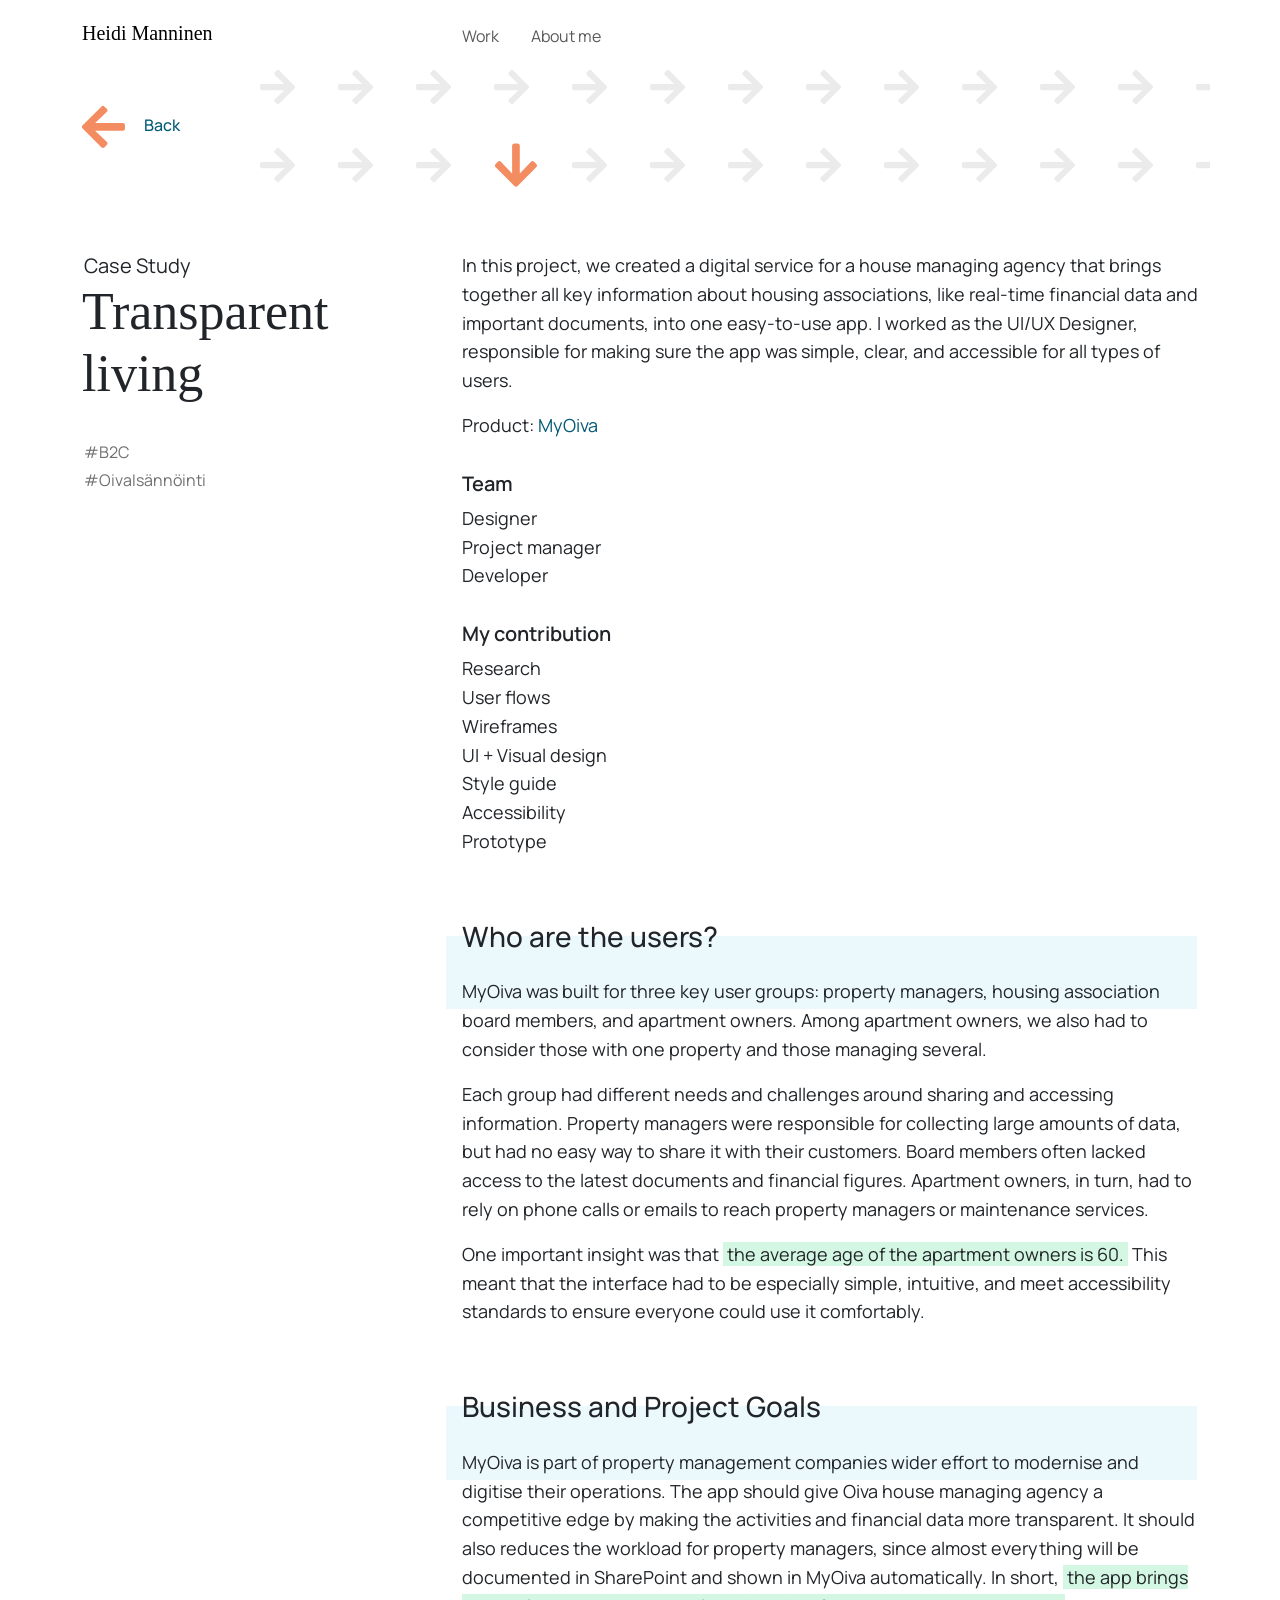
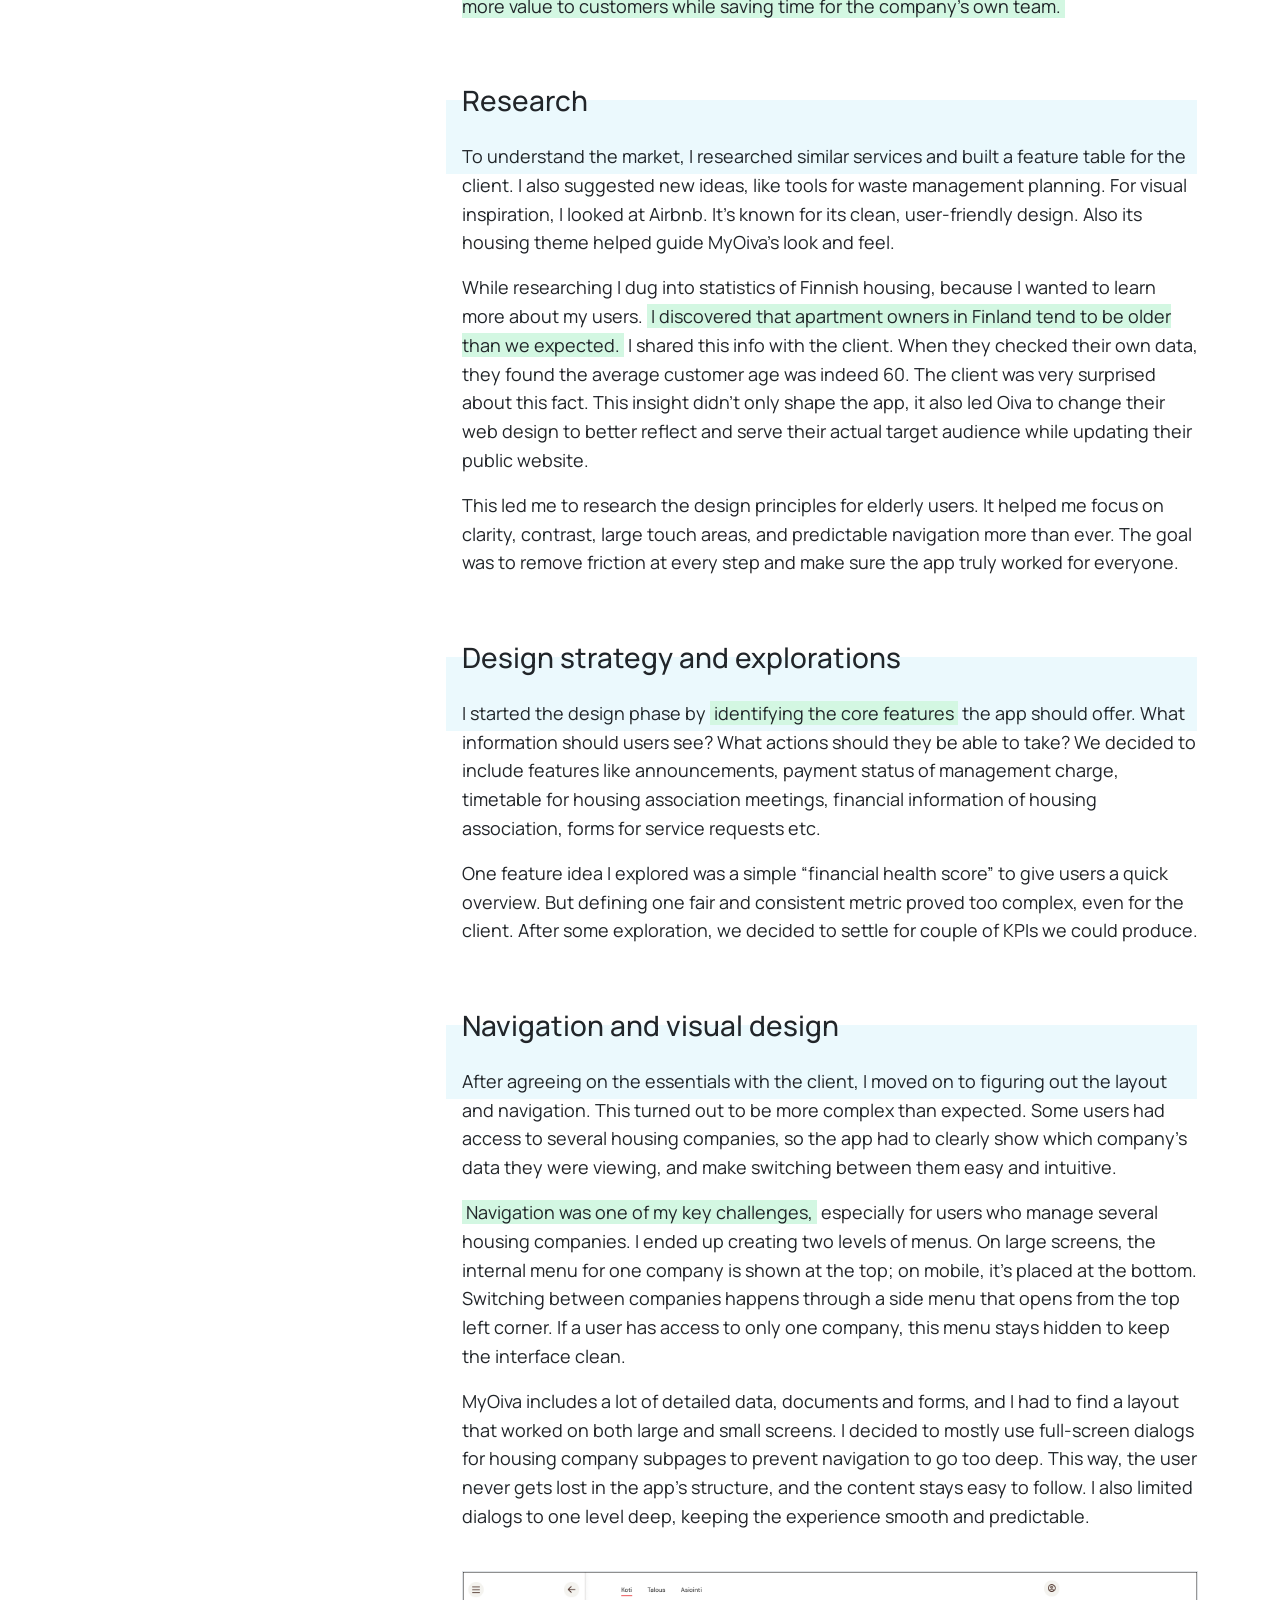
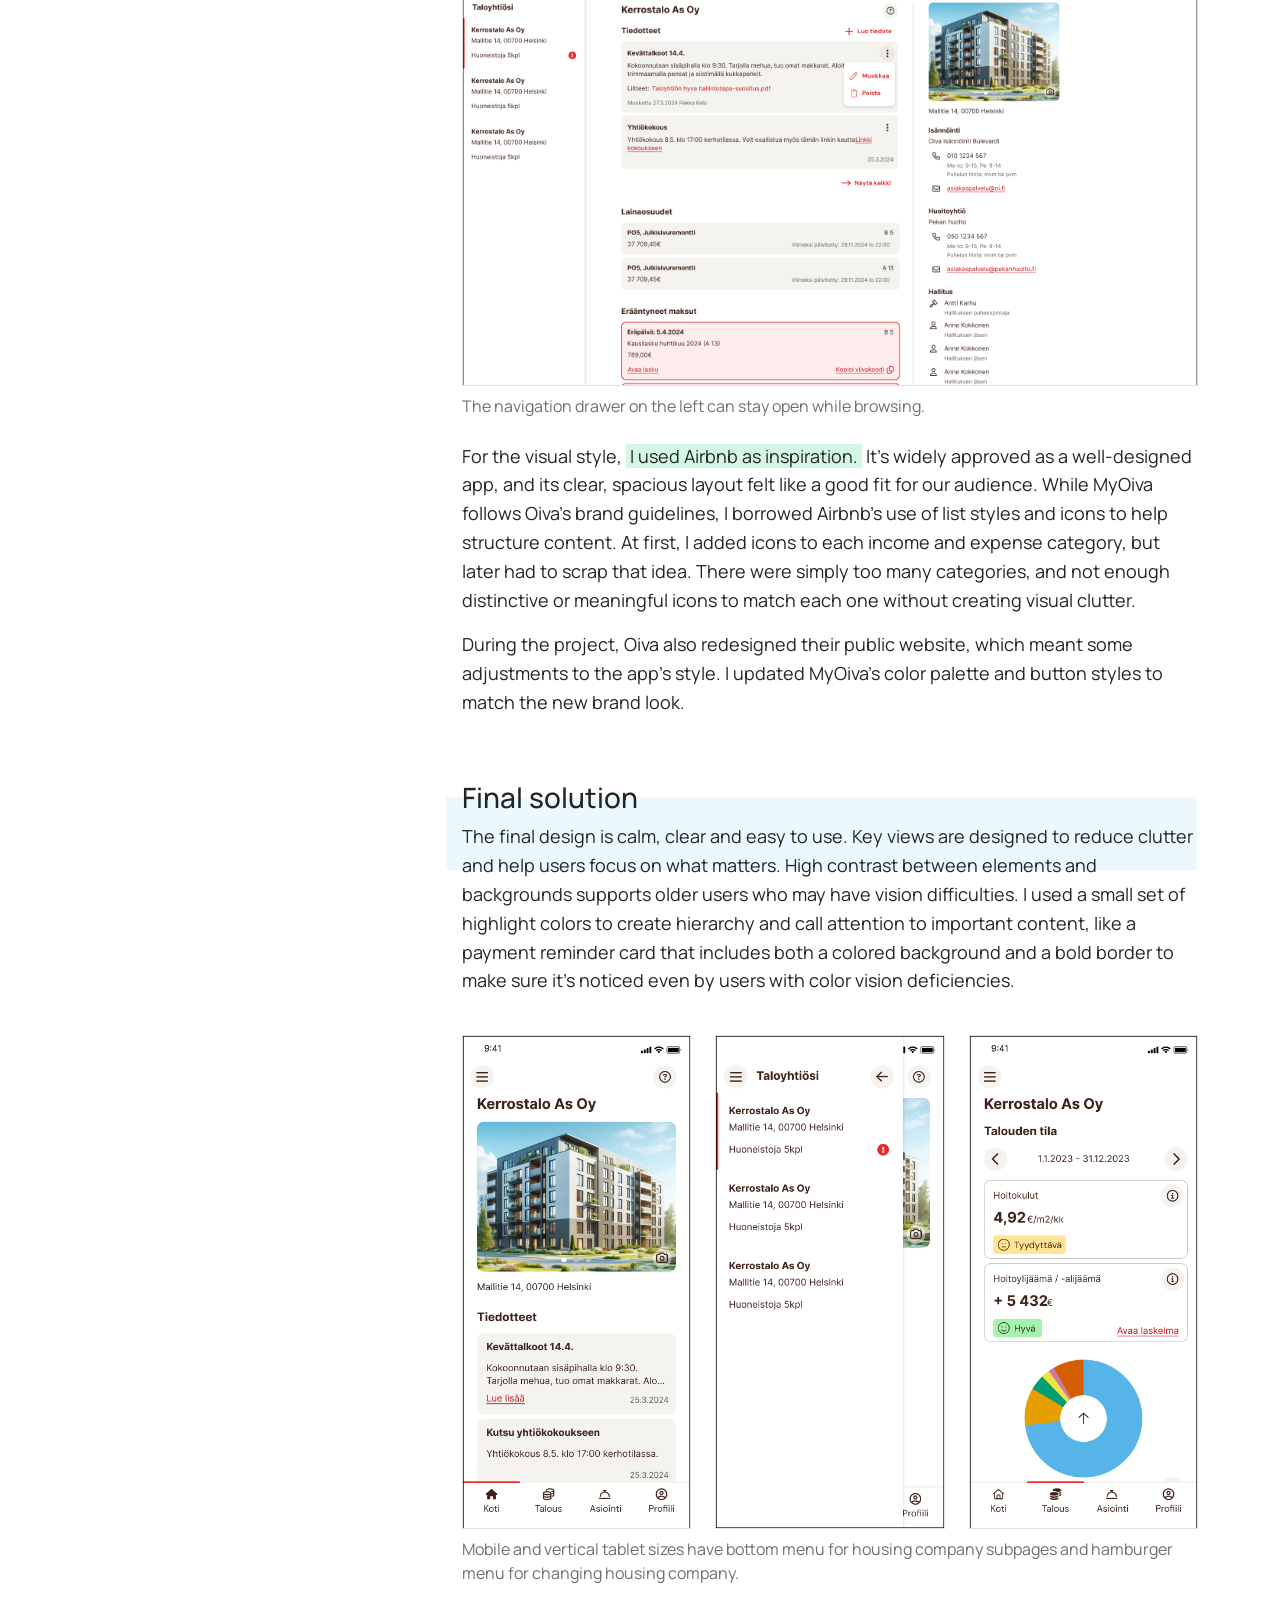
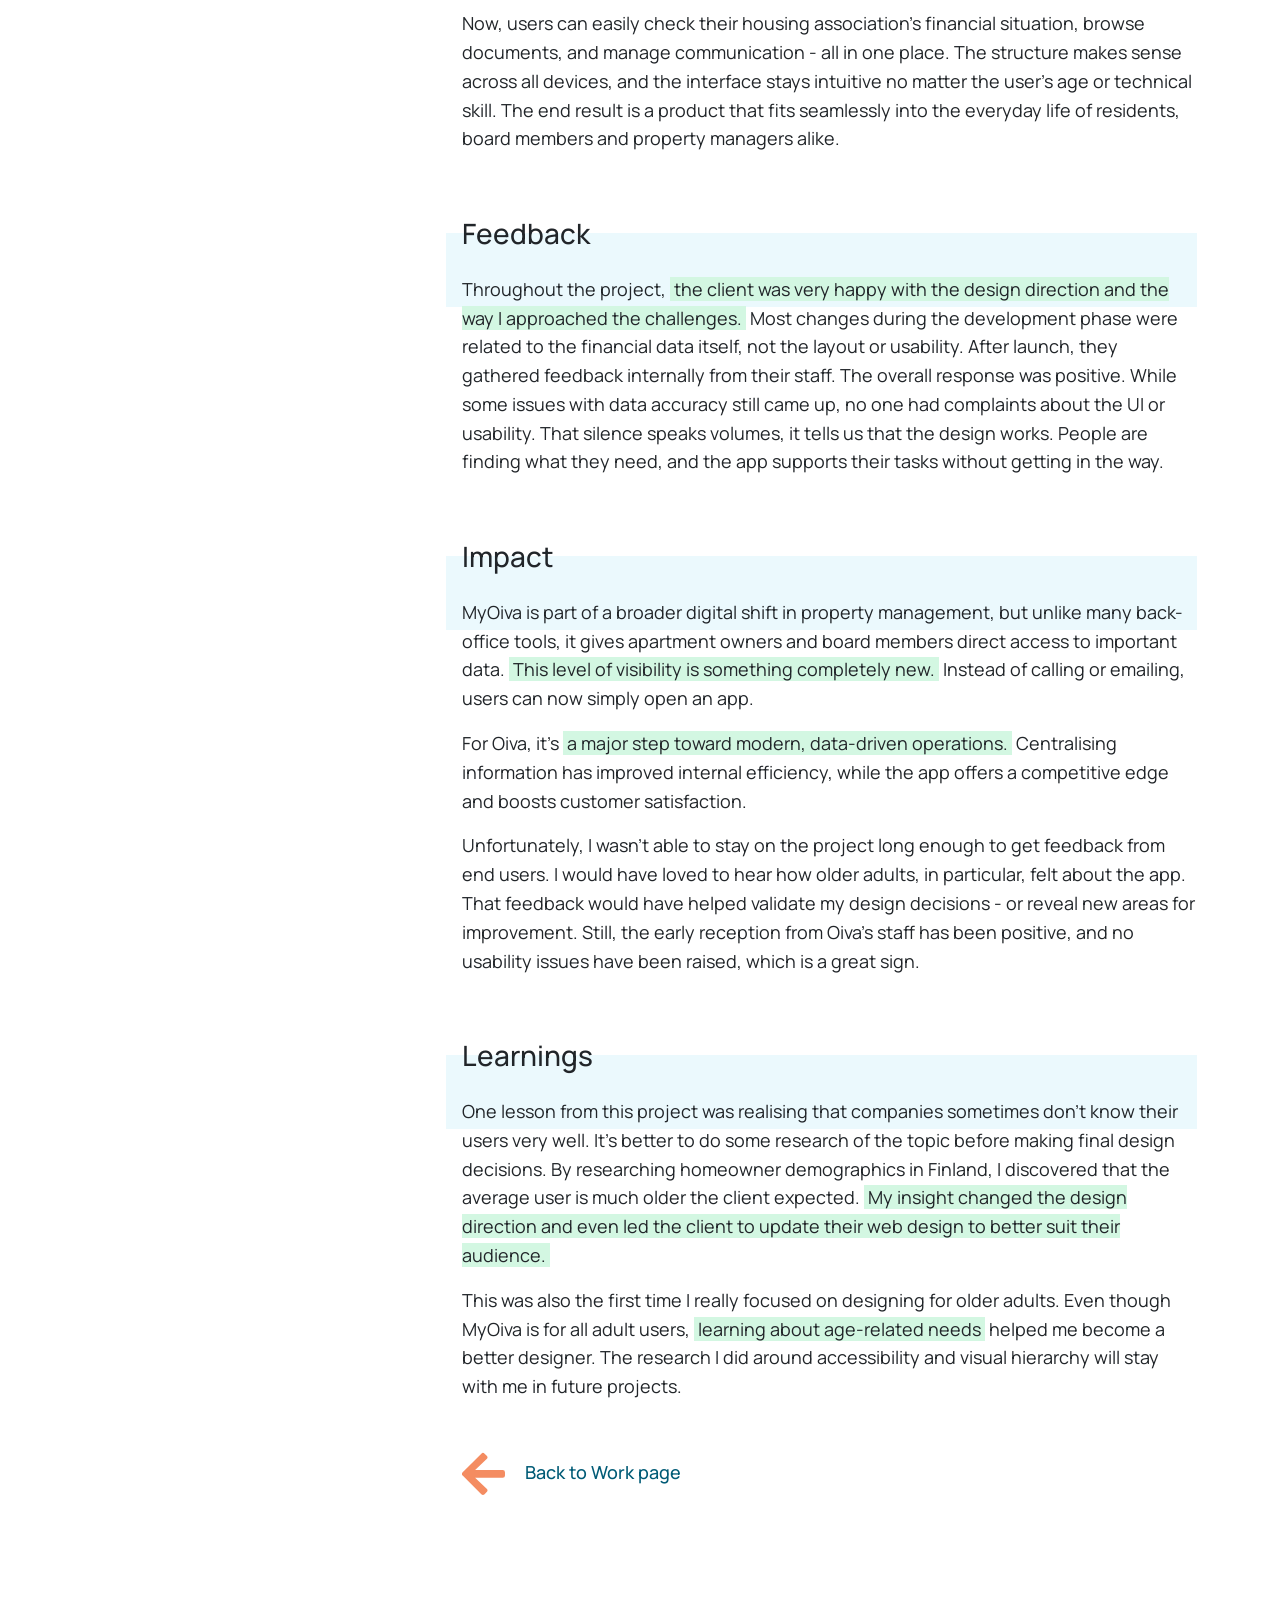
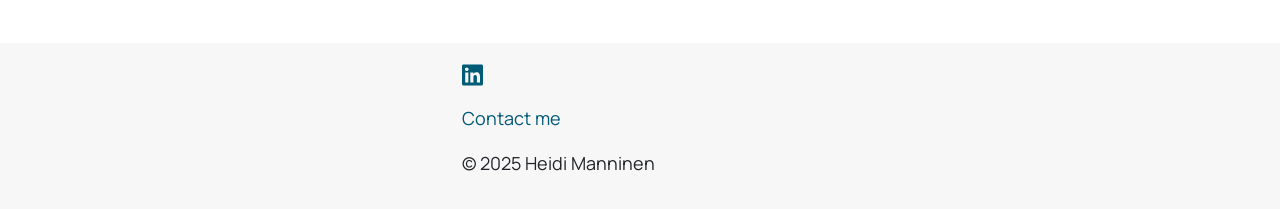
<file: case_study_TransparentLiving.html>
<!DOCTYPE html>
<html lang="en">

  <head>
    <meta charset="UTF-8">
    <meta name="viewport" content="width=device-width, initial-scale=1.0">
    <title>Case Study - Heidi Manninen</title>
    <!-- Link to the external CSS file -->
    <link rel="stylesheet" href="styles.css">
    <link href="https://cdn.jsdelivr.net/npm/bootstrap@5.3.0/dist/css/bootstrap.min.css" rel="stylesheet">
    <link rel="preconnect" href="https://fonts.googleapis.com">
    <link rel="preconnect" href="https://fonts.gstatic.com" crossorigin>
    <link href="https://fonts.googleapis.com/css2?family=Manrope:wght@100..900&family=Playfair-display:ital,wght@0,100..900;1,100..900&display=swap" rel="stylesheet">
  </head>
  <body>

    <nav class="navbar fixed-top navbar-expand-sm">
      <div class="container">
        <div class="col-sm-4">
          <a class="navbar-brand" href="index.html">Heidi Manninen</a>
        </div>
        <div class="col-sm-8">
          <div class="navbar-nav flex-row">
            <li class="nav-item">
              <a class="nav-link" aria-current="page" href="index.html">Work</a>
            </li>
            <li class="nav-item">
              <a class="nav-link" href="about_me.html">About me</a>
            </li>
          </div>
        </div> 
      </div>
    </nav>

    <div class="container">
        <div class="row">
            <div class="col-lg-2 back-link-area">
                <a class="back-link" href="index.html">
                    <img src="images/back-arrow.svg" class="img-fluid py-4" alt="Back to Work">
                    Back
                </a>
            </div>
            <div class="case-study-background col-lg-10">
            </div>
        </div>
    </div>

    <main class="container my-5">
      <section id="case-study" class="">
        <div class="row pb-5">
          <div class="col-md-4 pb-4">
            <div class="caption">Case Study</div>
            <h2>Transparent living</h2>
            <br>
            <p class="hashs">
              #B2C<br>
              #OivaIsännöinti
            </p>
            </div>
            <div class="col-md-8">
              <p>
                In this project, we created a digital service for a house managing agency that brings together all key information about housing 
                associations, like real-time financial data and important documents, into one easy-to-use app. I worked as the UI/UX Designer, 
                responsible for making sure the app was simple, clear, and accessible for all types of users.
              </p>
              <p>
                Product: <a href="https://oi.fi/myoiva/" target="_blank"> MyOiva</a>
              </p>
              <h4>
                Team
              </h4>
              <p>
                Designer<br>
                Project manager<br>
                Developer
              </p>
              <h4>
                My contribution
              </h4>
              <p>
                Research<br>
                User flows<br>
                Wireframes<br>
                UI + Visual design<br>
                Style guide<br>
                Accessibility<br>
                Prototype 
              </p>
              <h3 class="highlight pt-5">
                Who are the users?
              </h3>
              <p class="tp">
                MyOiva was built for three key user groups: property managers, housing association board members, and apartment owners. Among apartment 
                owners, we also had to consider those with one property and those managing several.
              </p>
              <p>
                Each group had different needs and challenges around sharing and accessing information. Property managers were responsible for 
                collecting large amounts of data, but had no easy way to share it with their customers. Board members often lacked access to the latest 
                documents and financial figures. Apartment owners, in turn, had to rely on phone calls or emails to reach property managers or 
                maintenance services.
              </p>
              <p>
                One important insight was that <span class="text-highlight"> the average age of the apartment owners is 60.</span> This meant that the 
                interface had to be especially simple, intuitive, and meet accessibility standards to ensure everyone could use it comfortably.
              </p>
              <h3 class="highlight pt-5">
                Business and Project Goals
              </h3>
              <p class="tp">
                MyOiva is part of property management companies wider effort to modernise and digitise their operations. The app should give Oiva house 
                managing agency a competitive edge by making the activities and financial data more transparent. It should also reduces the workload 
                for property managers, since almost everything will be documented in SharePoint and shown in MyOiva automatically. In short, <span class="text-highlight">the app 
                brings more value to customers while saving time for the company’s own team.</span>
              </p>
              <h3 class="highlight pt-5">
                Research
              </h3>
              <p class="tp">
                To understand the market, I researched similar services and built a feature table for the client. I also suggested new ideas, like tools for 
                waste management planning. For visual inspiration, I looked at Airbnb. It’s known for its clean, user-friendly design. Also its housing theme 
                helped guide MyOiva’s look and feel.
              </p>
              <p>
                While researching I dug into statistics of Finnish housing, because I wanted to learn more about my users. <span class="text-highlight">I discovered that apartment 
                owners in Finland tend to be older than we expected.</span> I shared this info with the client. When they checked their own data, they found the 
                average customer age was indeed 60. The client was very surprised about this fact. This insight didn’t only shape the app, it also led Oiva 
                to change their web design to better reflect and serve their actual target audience while updating their public website.
              </p>
              <p>
                This led me to research the design principles for elderly users. It helped me focus on clarity, contrast, large touch areas, and predictable 
                navigation more than ever. The goal was to remove friction at every step and make sure the app truly worked for everyone.
              </p>
              <h3 class="highlight pt-5">
                Design strategy and explorations
              </h3>
              <p class="tp">
                I started the design phase by <span class="text-highlight">identifying the core features</span> the app should offer. What information should users see? What actions should 
                they be able to take? We decided to include features like announcements, payment status of management charge, timetable for housing association meetings, financial 
                information of housing association, forms for service requests etc.
              </p>
              <p>
                One feature idea I explored was a simple “financial health score” to give users a quick overview. But defining one fair and consistent 
                metric proved too complex, even for the client. After some exploration, we decided to settle for couple of KPIs we could produce.
              </p>
              <h3 class="highlight pt-5">
                Navigation and visual design
              </h3>
              <p class="tp">
                After agreeing on the essentials with the client, I moved on to figuring out the layout and navigation. This turned out to be more complex than expected. 
                Some users had access to several housing companies, so the app had to clearly show which company’s data they were viewing, and make switching between 
                them easy and intuitive.
              </p>
              <p>
                <span class="text-highlight">Navigation was one of my key challenges,</span> especially for users who manage several housing companies. I ended up creating two levels of menus. On large screens, 
                the internal menu for one company is shown at the top; on mobile, it’s placed at the bottom. Switching between companies happens through a side menu that 
                opens from the top left corner. If a user has access to only one company, this menu stays hidden to keep the interface clean.
              </p>
              <p class="pb-4">
                MyOiva includes a lot of detailed data, documents and forms, and I had to find a layout that worked on both large and small screens. I decided to mostly use full-screen 
                dialogs for housing company subpages to prevent navigation to go too deep. This way, the user never gets lost in the app's structure, and the content stays 
                easy to follow. I also limited dialogs to one level deep, keeping the experience smooth and predictable.
              </p>
              <a href="https://heidimanninen.net/images/MyOiva-navigation-desktop.png" target="_blank"><img src="images/MyOiva-navigation-desktop.png" class="border img-fluid" alt="Navigation for desktop"></a>
              <div class="image-caption">  
              The navigation drawer on the left can stay open while browsing.
              </div><br>
              <p>
                For the visual style, <span class="text-highlight">I used Airbnb as inspiration.</span> It’s widely approved as a well-designed app, and its clear, spacious layout felt like a good fit for our 
                audience. While MyOiva follows Oiva’s brand guidelines, I borrowed Airbnb’s use of list styles and icons to help structure content. At first, I added icons 
                to each income and expense category, but later had to scrap that idea. There were simply too many categories, and not enough distinctive or meaningful icons 
                to match each one without creating visual clutter.
              </p>
              <p>
                During the project, Oiva also redesigned their public website, which meant some adjustments to the app’s style. I updated MyOiva’s color 
                palette and button styles to match the new brand look. 
              </p>
              <h3 class="highlight pt-5">
                Final solution
              </h3>
              <p class="t pb-4">
                The final design is calm, clear and easy to use. Key views are designed to reduce clutter and help users focus on what matters. High contrast 
                between elements and backgrounds supports older users who may have vision difficulties. I used a small set of highlight colors to create hierarchy 
                and call attention to important content, like a payment reminder card that includes both a colored background and a bold border to make sure it's 
                noticed even by users with color vision deficiencies.
              </p>
              <div class="row">
                <div class="col">
                  <a href="https://heidimanninen.net/images/MyOiva-navigation-mobile.png" target="_blank"><img src="images/MyOiva-navigation-mobile.png" class="border img-fluid" alt="Mobile version of MyOiva"></a>
                </div>
                <div class="col">
                  <a href="https://heidimanninen.net/images/MyOiva-navigation-open-mobile.png" target="_blank"><img src="images/MyOiva-navigation-open-mobile.png" class="border img-fluid" alt="Extra navigation panel is open"></a>
                </div>
                <div class="col">
                  <a href="https://heidimanninen.net/images/MyOiva-finances-mobile.png" target="_blank"><img src="images/MyOiva-finances-mobile.png" class="border img-fluid" alt="Extra navigation panel is open"></a>
                </div>
              </div>
              <div class="image-caption">  
                Mobile and vertical tablet sizes have bottom menu for housing company subpages and hamburger menu for changing housing company.
              </div><br>
              <p>
                Now, users can easily check their housing association’s financial situation, browse documents, and manage communication - all in one place. 
                The structure makes sense across all devices, and the interface stays intuitive no matter the user’s age or technical skill. The end result 
                is a product that fits seamlessly into the everyday life of residents, board members and property managers alike.
              </p>
              <h3 class="highlight pt-5">
                Feedback
              </h3>
              <p class="tp">
                Throughout the project, <span class="text-highlight">the client was very happy with the design direction and the way I approached the challenges.</span> 
                Most changes during the development phase were related to the financial data itself, not the layout or usability. After launch, they gathered feedback internally 
                from their staff. The overall response was positive. While some issues with data accuracy still came up, no one had complaints about the 
                UI or usability. That silence speaks volumes, it tells us that the design works. People are finding what they need, and the app supports 
                their tasks without getting in the way.
              </p>
              <h3 class="highlight pt-5">
                Impact
              </h3>
              <p class="tp">
                MyOiva is part of a broader digital shift in property management, but unlike many back-office tools, it gives apartment owners and 
                board members direct access to important data. <span class="text-highlight">This level of visibility is something completely new.</span> Instead of calling or emailing, 
                users can now simply open an app.
              </p>
              <p>
                For Oiva, it’s <span class="text-highlight">a major step toward modern, data-driven operations.</span> Centralising information has improved internal efficiency, 
                while the app offers a competitive edge and boosts customer satisfaction.
              </p>
              <p>
                Unfortunately, I wasn’t able to stay on the project long enough to get feedback from end users. I would have loved to hear how 
                older adults, in particular, felt about the app. That feedback would have helped validate my design decisions - or reveal new areas for 
                improvement. Still, the early reception from Oiva’s staff has been positive, and no usability issues have been raised, which is a great sign.
              </p>
              <h3 class="highlight pt-5">
                Learnings
              </h3>
              <p class="tp">
                One lesson from this project was realising that companies sometimes don’t know their users very well. It’s better to do some research of the topic 
                before making final design decisions. By researching homeowner demographics in Finland, I discovered that the average user is much older the 
                client expected. <span class="text-highlight">My insight changed the design direction and even led the client to update their web design to better suit their audience.</span>
              </p>
              <p>
                This was also the first time I really focused on designing for older adults. Even though MyOiva is for all adult users, 
                <span class="text-highlight">learning about age-related needs</span> helped me become a better designer. The research I did around accessibility and visual hierarchy will 
                stay with me in future projects.
              </p>
              <p>
                <a class="back-link" href="index.html">
                    <img src="images/back-arrow.svg" class="img-fluid py-4" alt="Arrow pointing left">
                    Back to Work page
                </a>
            </p>
          </div>
        </div>
      </section>

    </main>

    <footer class="container-fluid">
        <div class="container">
            <div class="row">
                <div class="col-md-4">
                </div>
                <div class="col-md-8">
                  <p><a href="https://www.linkedin.com/in/heidi-manninen-b1277a5/" target="_blank"><img src="images/linkedin.svg" class="linkedin" style="height:24px;" /></a></p>
                  <p><a href="mailto:heidi.manninen@proton.me">Contact me</a></p>
                  <p>&copy; 2025 Heidi Manninen</p>
                </div>
            </div>
        </div>
    </footer>

    <script src="https://cdn.jsdelivr.net/npm/@popperjs/core@2.11.6/dist/umd/popper.min.js"></script>
    <script src="https://cdn.jsdelivr.net/npm/bootstrap@5.3.0/dist/js/bootstrap.min.js"></script>
  </body>

</html>
</file>
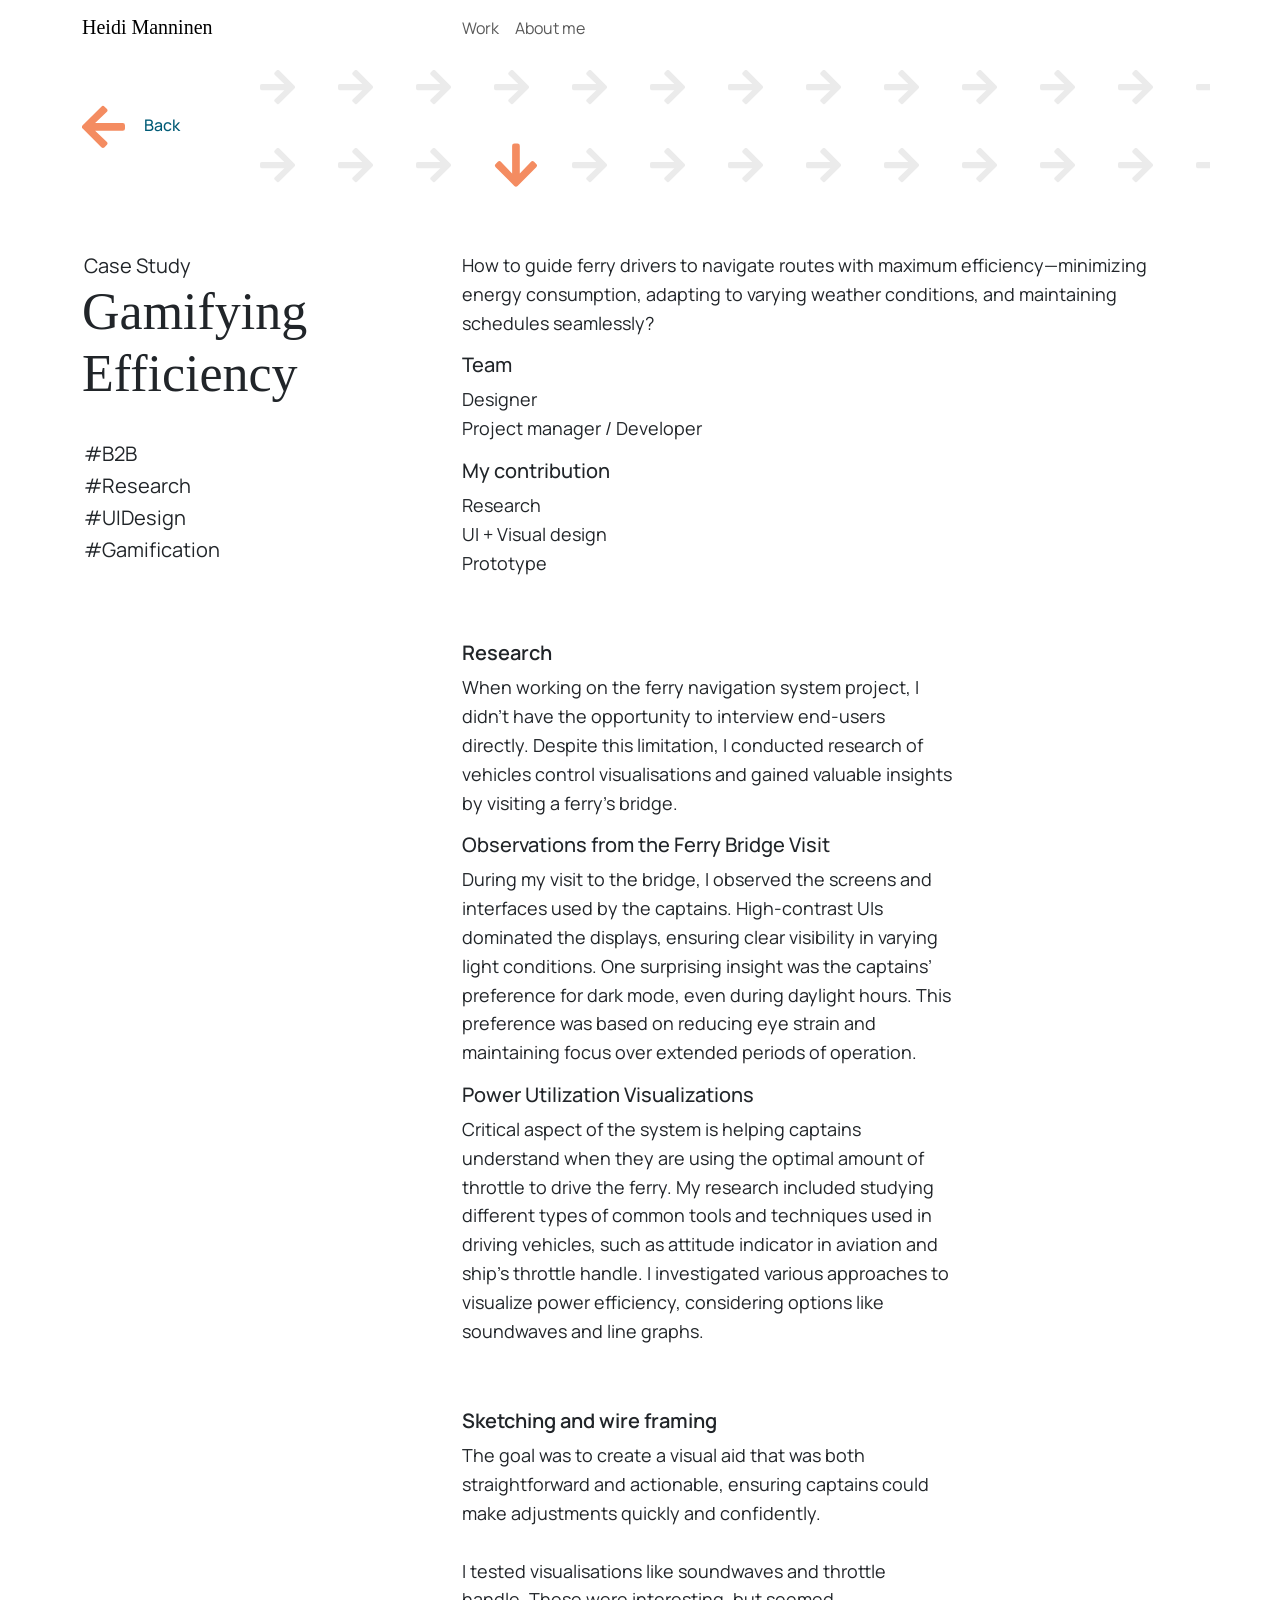
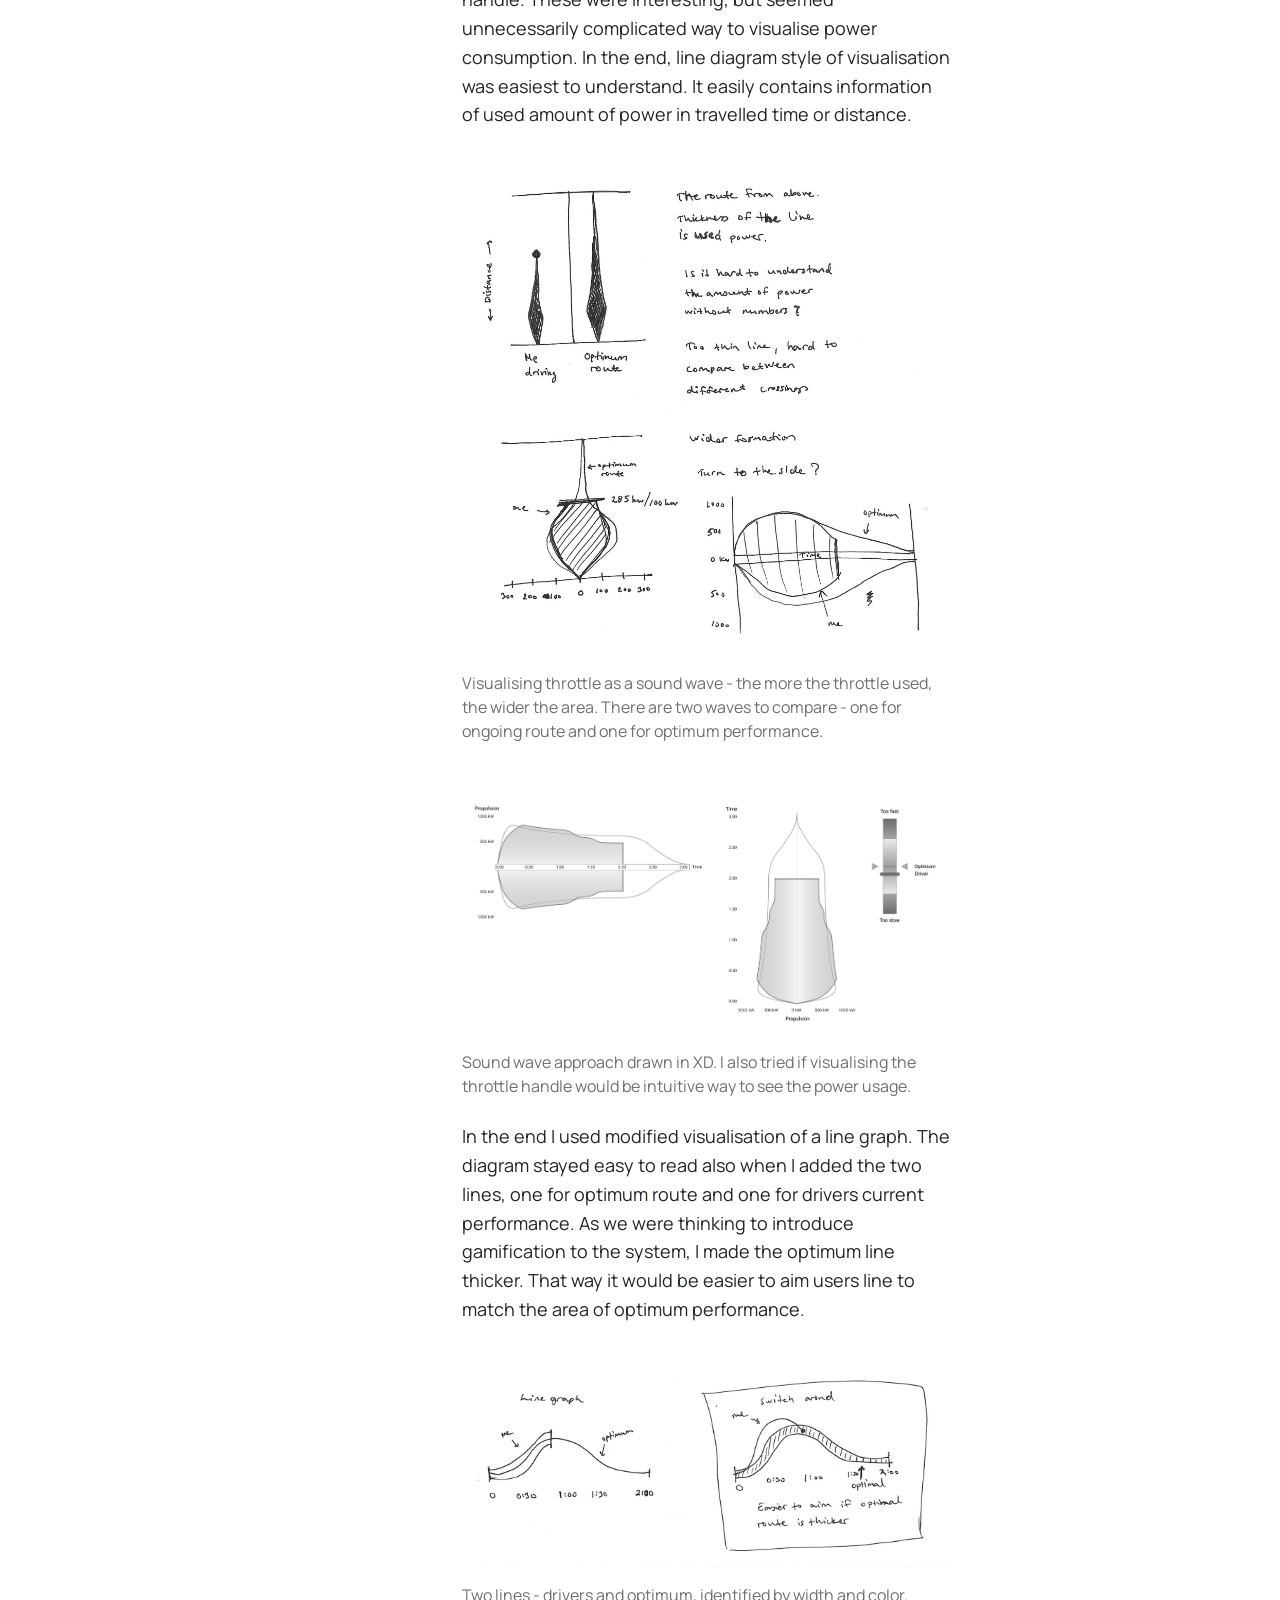
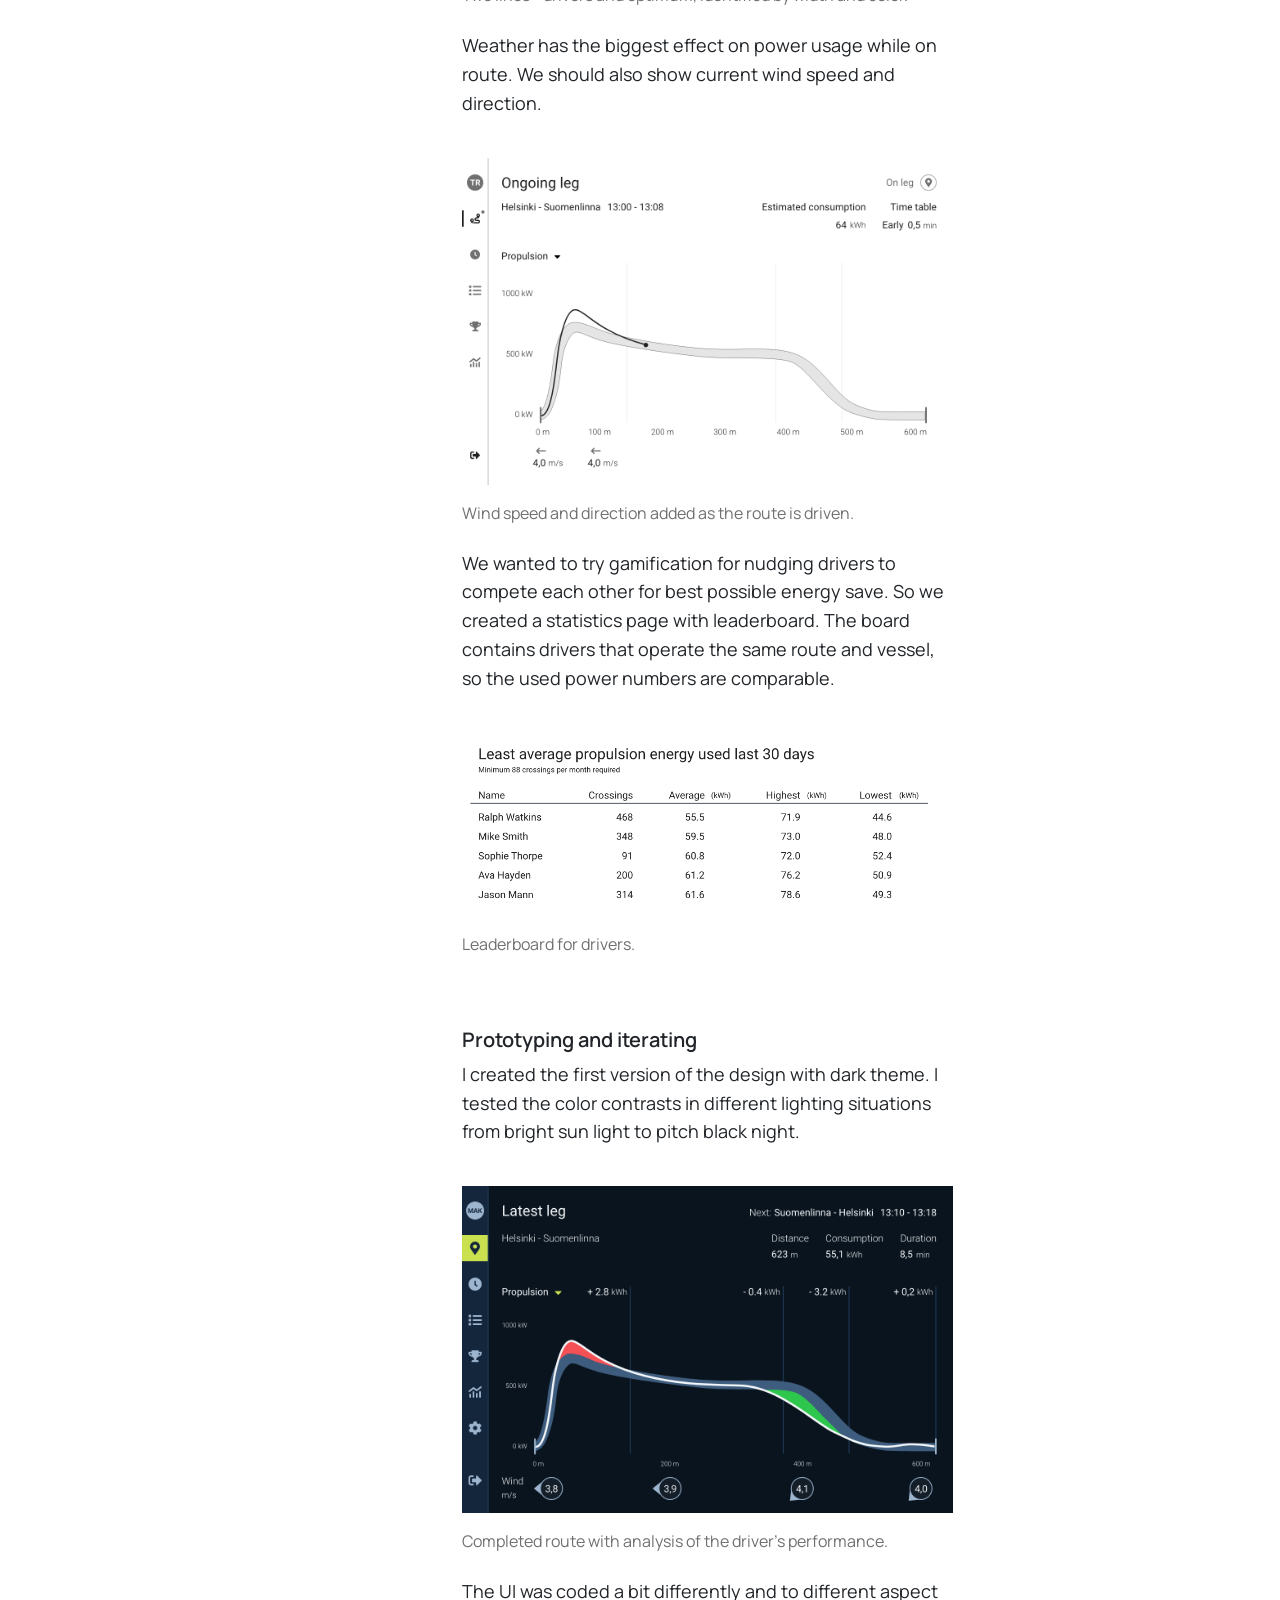
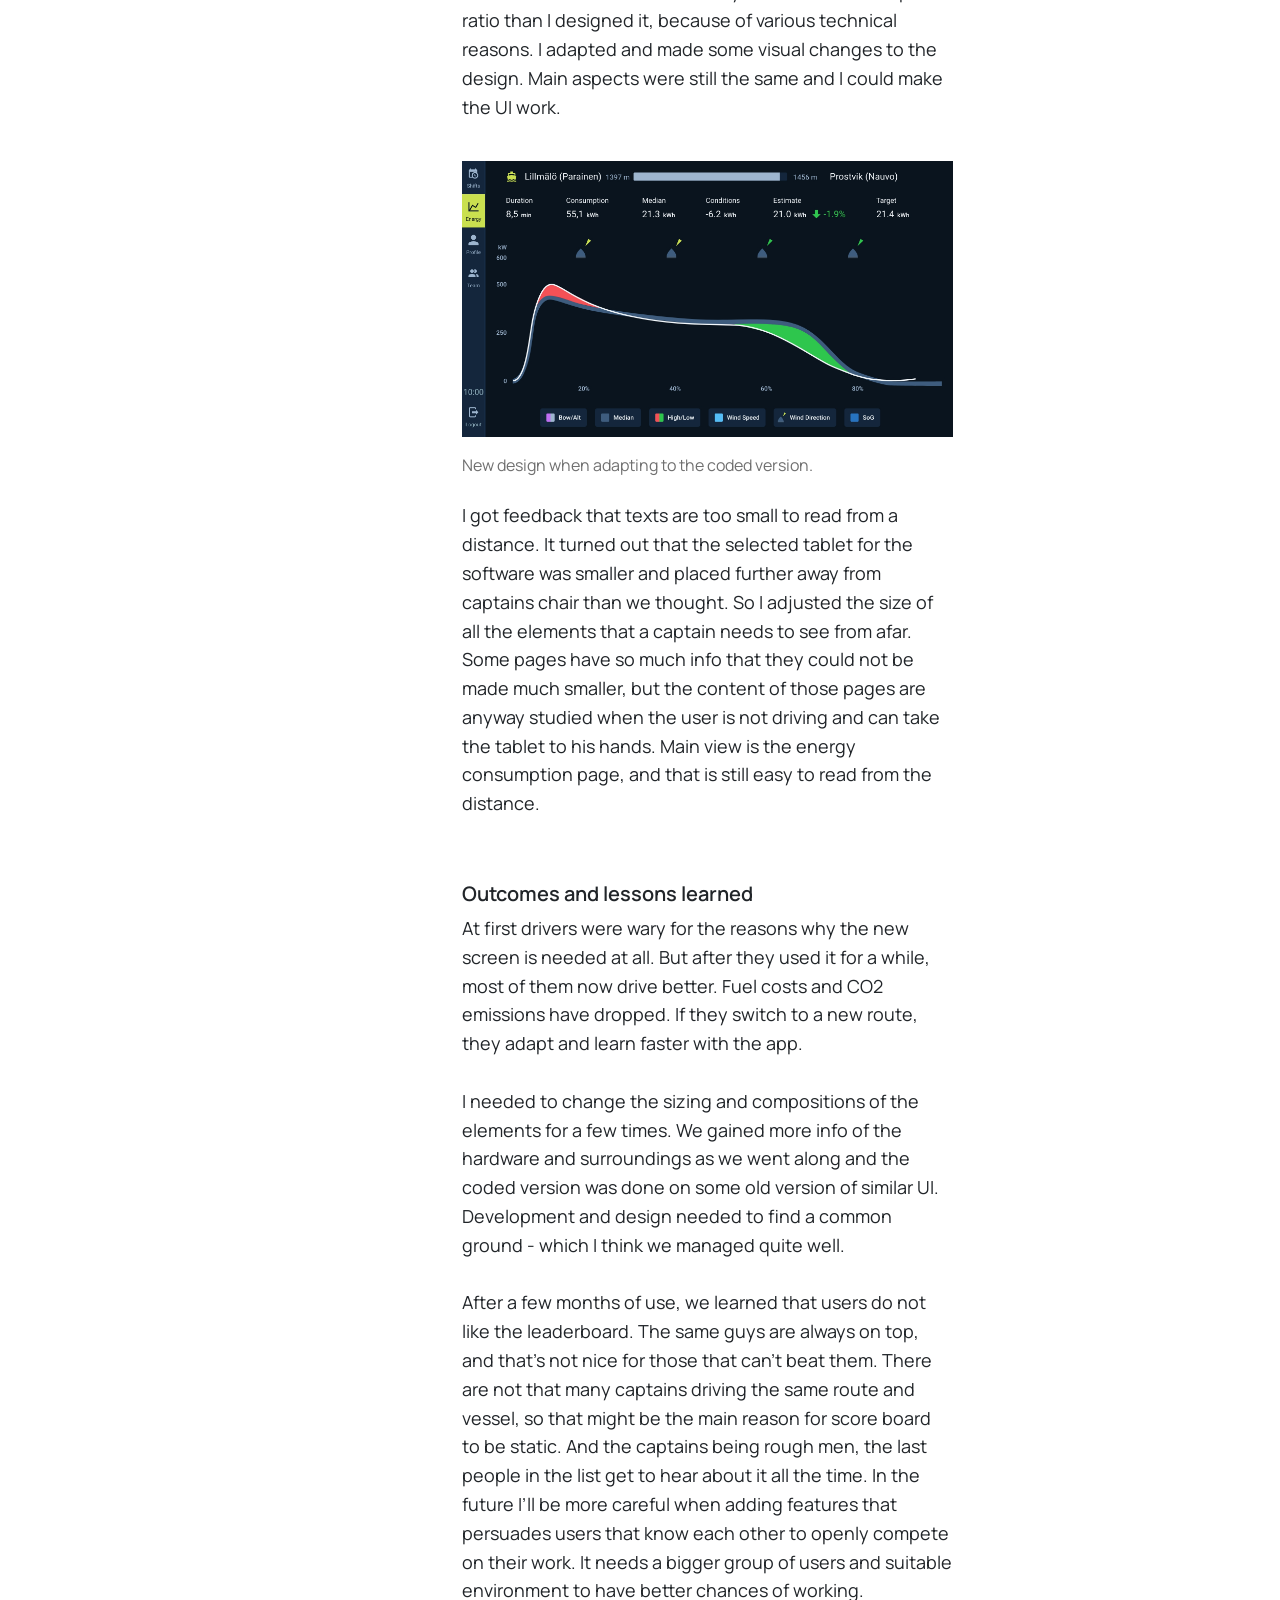
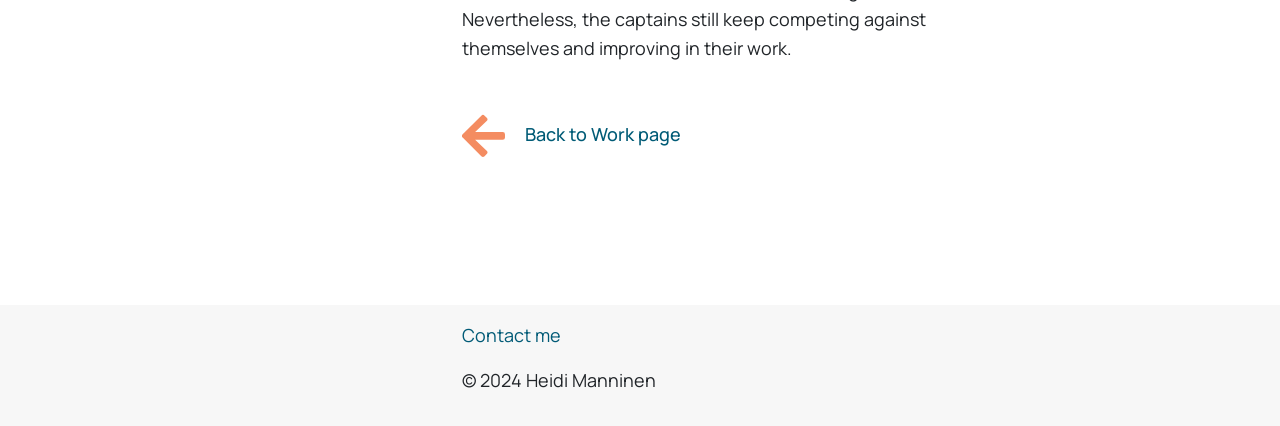
<file: case_template.html>
<!DOCTYPE html>
<html lang="en">

  <head>
    <meta charset="UTF-8">
    <meta name="viewport" content="width=device-width, initial-scale=1.0">
    <title>Case Study - Heidi Manninen</title>
    <!-- Link to the external CSS file -->
    <link rel="stylesheet" href="styles.css">
    <link href="https://cdn.jsdelivr.net/npm/bootstrap@5.3.0/dist/css/bootstrap.min.css" rel="stylesheet">
    <link rel="preconnect" href="https://fonts.googleapis.com">
    <link rel="preconnect" href="https://fonts.gstatic.com" crossorigin>
    <link href="https://fonts.googleapis.com/css2?family=Manrope:wght@100..900&family=Playfair-display:ital,wght@0,100..900;1,100..900&display=swap" rel="stylesheet">
  </head>
  <body>

    <nav class="navbar fixed-top navbar-expand-sm">
      <div class="container">
        <div class="col-lg-4">
          <a class="navbar-brand" href="index.html">Heidi Manninen</a>
        </div>
        <div class="col-lg-8">
          <div class="navbar-nav">
              <a class="nav-link" aria-current="page" href="index.html">Work</a>
              <a class="nav-link" href="about_me.html">About me</a>
          </div>
        </div> 
      </div>
    </nav>

    <div class="container">
        <div class="row">
            <div class="col-lg-2 back-link-area">
                <a class="back-link" href="index.html">
                    <img src="images/back-arrow.svg" class="img-fluid py-4" alt="Back to Work">
                    Back
                </a>
            </div>
            <div class="case-study-background col-lg-10">
            </div>
        </div>
    </div>

    <main class="container my-5">
      <section id="case-study" class="">
        <div class="row pb-5">
          <div class="col-md-4 pb-4">
            <div class="caption">Case Study</div>
            <h2>Gamifying Efficiency</h2>
            <br>
            <p class="caption">
              #B2B<br>
              #Research<br>
              #UIDesign<br>
              #Gamification
            </p>
          </div>
          <div class="col-md-8">
            <p>
              How to guide ferry drivers to navigate routes with maximum efficiency—minimizing energy consumption, 
              adapting to varying weather conditions, and maintaining schedules seamlessly?
            </p>
            <h5>
              Team
            </h5>
            <p>
              Designer<br>
              Project manager / Developer
            </p>
            <h5>
              My contribution
            </h5>
            <p>
              Research<br>
              UI + Visual design<br>
              Prototype    
            </p>
          <div class="col-md-8">
            <h4 class="highlight pt-5">
              Research
            </h4>
            <p>
              When working on the ferry navigation system project, I didn’t have the opportunity to interview end-users directly. 
              Despite this limitation, I conducted research of vehicles control visualisations and gained valuable insights by visiting a ferry’s bridge.
            </p>
            <h5>
              Observations from the Ferry Bridge Visit
            </h5>
            <p>
              During my visit to the bridge, I observed the screens and interfaces used by the captains. High-contrast UIs dominated the displays, 
              ensuring clear visibility in varying light conditions. One surprising insight was the captains’ preference for dark mode, even during 
              daylight hours. This preference was based on reducing eye strain and maintaining focus over extended periods of operation.
            </p>
            <h5>
              Power Utilization Visualizations
            </h5>
            <p>
              Critical aspect of the system is helping captains understand when they are using the optimal amount of throttle to drive the ferry. 
              My research included studying different types of common tools and techniques used in driving vehicles, such as attitude indicator 
              in aviation and ship's throttle handle. I investigated various approaches to visualize power efficiency, considering options like 
              soundwaves and line graphs.
            </p>
            <h4 class="highlight pt-5">
              Sketching and wire framing
            </h4>
            <p>
              The goal was to create a visual aid that was both straightforward and actionable, ensuring captains could make adjustments quickly 
              and confidently.<br><br>
              I tested visualisations like soundwaves and throttle handle. These were interesting, but seemed unnecessarily complicated way to 
              visualise power consumption. In the end, line diagram style of visualisation was easiest to understand. It easily contains information 
              of used amount of power in travelled time or distance.
            </p>
            <img src="images/ROBI-SoundwaveSketch.jpg" class="img-fluid pt-4 pb-2" alt="Sketch with soundwaves">
            <div class="image-caption">
              Visualising throttle as a sound wave - the more the throttle used, the wider the area. There are two waves to compare - one for 
              ongoing route and one for optimum performance.
            </div><br>
            <img src="images/ROBI-SoundwaveSketch2.jpg" class="img-fluid pt-4 pb-2" alt="Sketch with soundwaves">
            <div class="image-caption">
              Sound wave approach drawn in XD. I also tried if visualising the throttle handle would be intuitive way to see the power usage.
            </div><br>
            <p>
              In the end I used modified visualisation of a line graph. The diagram stayed easy to read also when I added the two lines, one 
              for optimum route and one for drivers current performance. As we were thinking to introduce gamification to the system, I made 
              the optimum line thicker. That way it would be easier to aim users line to match the area of optimum performance.
            </p>
            <img src="images/ROBI-LineSketch.jpg" class="img-fluid pt-4 pb-2" alt="Sketch with soundwaves">
            <div class="image-caption">
              Two lines - drivers and optimum, identified by width and color.
            </div><br>
            <p>
              Weather has the biggest effect on power usage while on route. We should also show current wind speed and direction.
            </p>
            <img src="images/ROBI-OngoingLegWeather.jpg" class="img-fluid pt-4 pb-2" alt="Sketch with soundwaves">
            <div class="image-caption">  
            Wind speed and direction added as the route is driven.
            </div><br>
            <p>
              We wanted to try gamification for nudging drivers to compete each other for best possible energy save. So we created a statistics 
              page with leaderboard. The board contains drivers that operate the same route and vessel, so the used power numbers are comparable.
            </p>
            <img src="images/ROBI-Leaderboard.png" class="img-fluid pt-4 pb-2" alt="Sketch with soundwaves">
            <div class="image-caption">  
              Leaderboard for drivers.
            </div><br>
            <h4 class="highlight pt-5">
              Prototyping and iterating
            </h4>
            <p>
              I created the first version of the design with dark theme. I tested the color contrasts in different lighting situations from bright 
              sun light to pitch black night.
            </p>
            <img src="images/ROBI-LatestLeg-VesselArrivedToHarbour.jpg" class="img-fluid pt-4 pb-2" alt="Sketch with soundwaves">
            <div class="image-caption">
              Completed route with analysis of the driver's performance.
            </div><br>
            <p>
              The UI was coded a bit differently and to different aspect ratio than I designed it, because of various technical reasons. I adapted 
              and made some visual changes to the design. Main aspects were still the same and I could make the UI work.
            </p>
            <img src="images/ROBI-FinalDesign-Energy.jpg" class="img-fluid pt-4 pb-2" alt="Sketch with soundwaves">
            <div class="image-caption">
              New design when adapting to the coded version.
            </div><br>
            <p>
              I got feedback that texts are too small to read from a distance. It turned out that the selected tablet for the software was smaller 
              and placed further away from captains chair than we thought. So I adjusted the size of all the elements that a captain needs to see 
              from afar. Some pages have so much info that they could not be made much smaller, but the content of those pages are anyway studied 
              when the user is not driving and can take the tablet to his hands. Main view is the energy consumption page, and that is still easy 
              to read from the distance.
            </p>
            <h4 class="highlight pt-5">
              Outcomes and lessons learned
            </h4>
            <p>
              At first drivers were wary for the reasons why the new screen is needed at all. But after they used it for a while, most of them now 
              drive better. Fuel costs and CO2 emissions have dropped. If they switch to a new route, they adapt and learn faster with the app.
              <br><br>
              I needed to change the sizing and compositions of the elements for a few times. We gained more info of the hardware and surroundings 
              as we went along and the coded version was done on some old version of similar UI. Development and design needed to find a common 
              ground - which I think we managed quite well.
              <br><br>
              After a few months of use, we learned that users do not like the leaderboard. The same guys are always on top, and that’s not nice 
              for those that can’t beat them. There are not that many captains driving the same route and vessel, so that might be the main reason 
              for score board to be static. And the captains being rough men, the last people in the list get to hear about it all the time. In the 
              future I’ll be more careful when adding features that persuades users that know each other to openly compete on their work. It needs a 
              bigger group of users and suitable environment to have better chances of working. Nevertheless, the captains still keep competing 
              against themselves and improving in their work.
            </p>
            <p>
                <a class="back-link" href="index.html">
                    <img src="images/back-arrow.svg" class="img-fluid py-4" alt="Back to Work">
                    Back to Work page
                </a>
            </p>
          </div>
        </div>
      </section>

    </main>

    <footer class="container-fluid">
        <div class="container">
            <div class="row">
                <div class="col-md-4">
                </div>
                <div class="col-md-8">
                    <p><a href="mailto:heidi.manninen@proton.me">Contact me</a></p>
                    <p>&copy; 2024 Heidi Manninen</p>
                </div>
            </div>
        </div>
    </footer>

    <script src="https://cdn.jsdelivr.net/npm/@popperjs/core@2.11.6/dist/umd/popper.min.js"></script>
    <script src="https://cdn.jsdelivr.net/npm/bootstrap@5.3.0/dist/js/bootstrap.min.js"></script>
  </body>

</html>
</file>
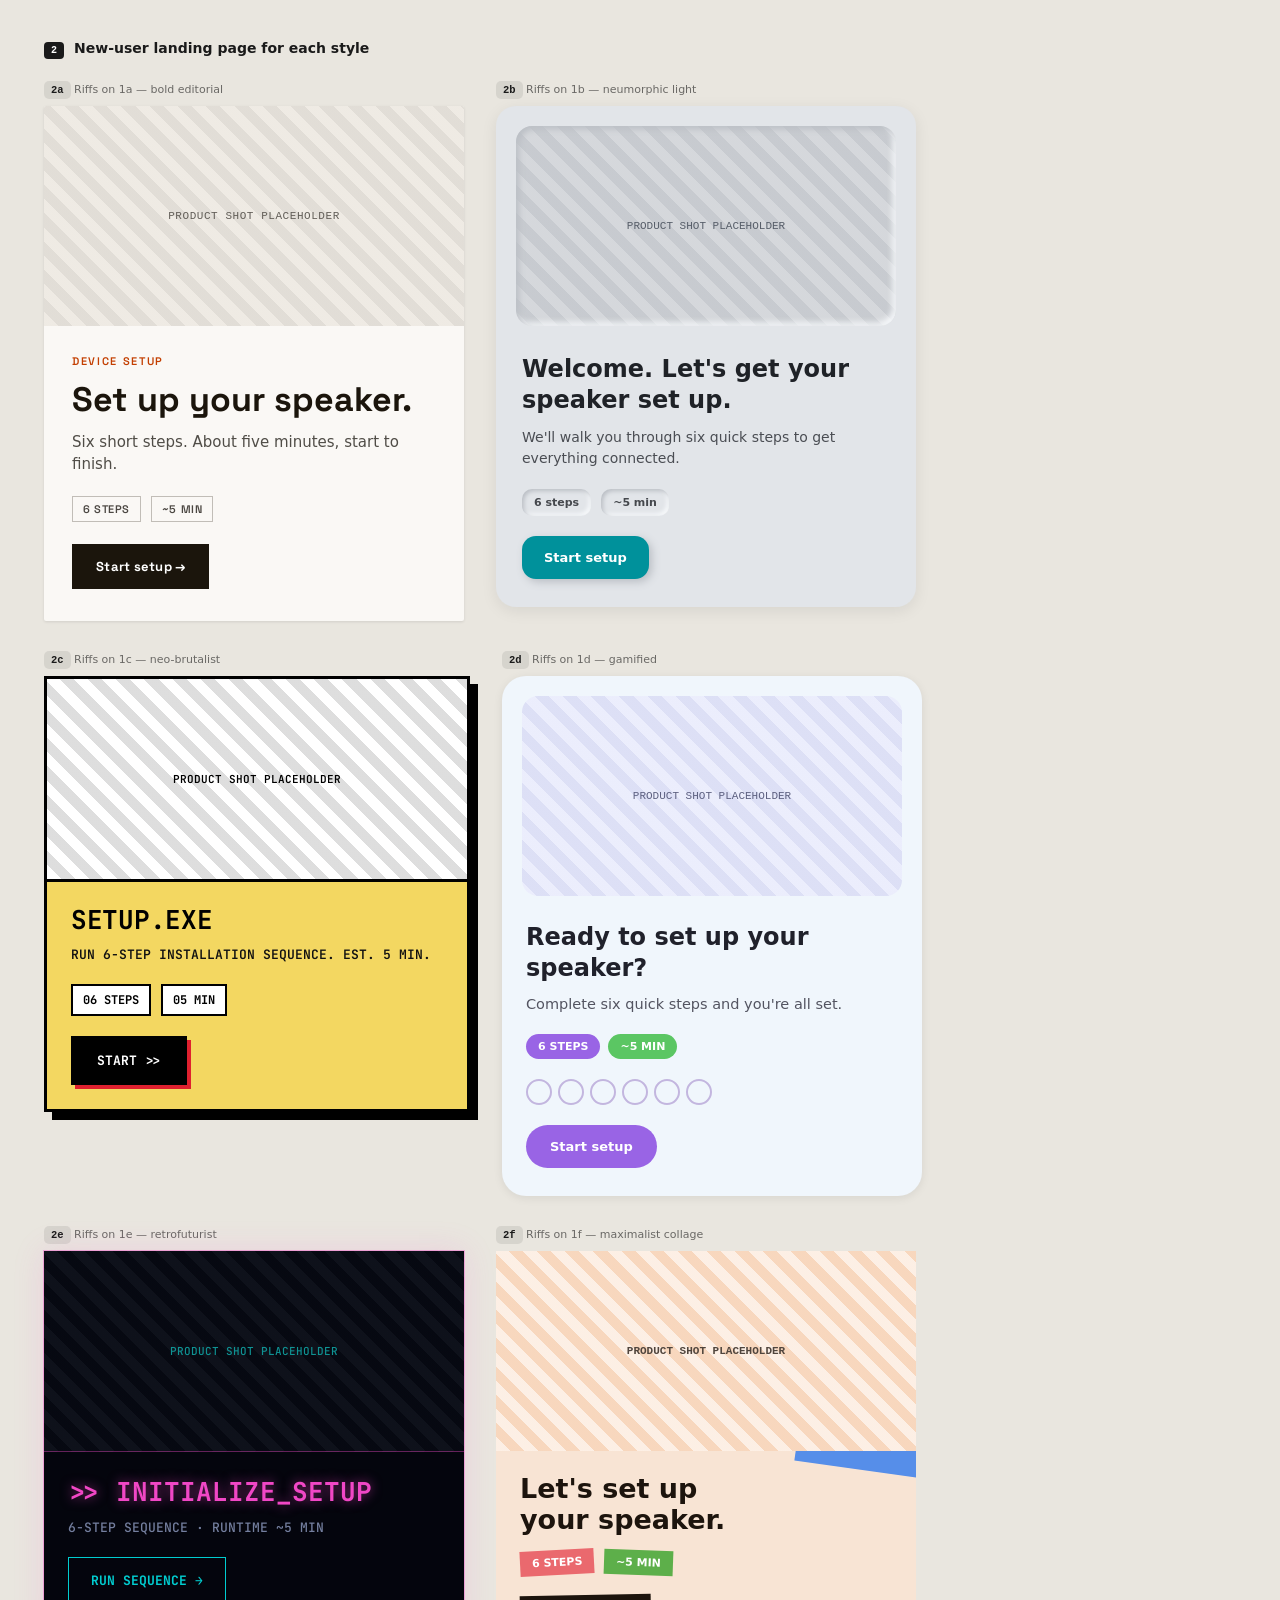
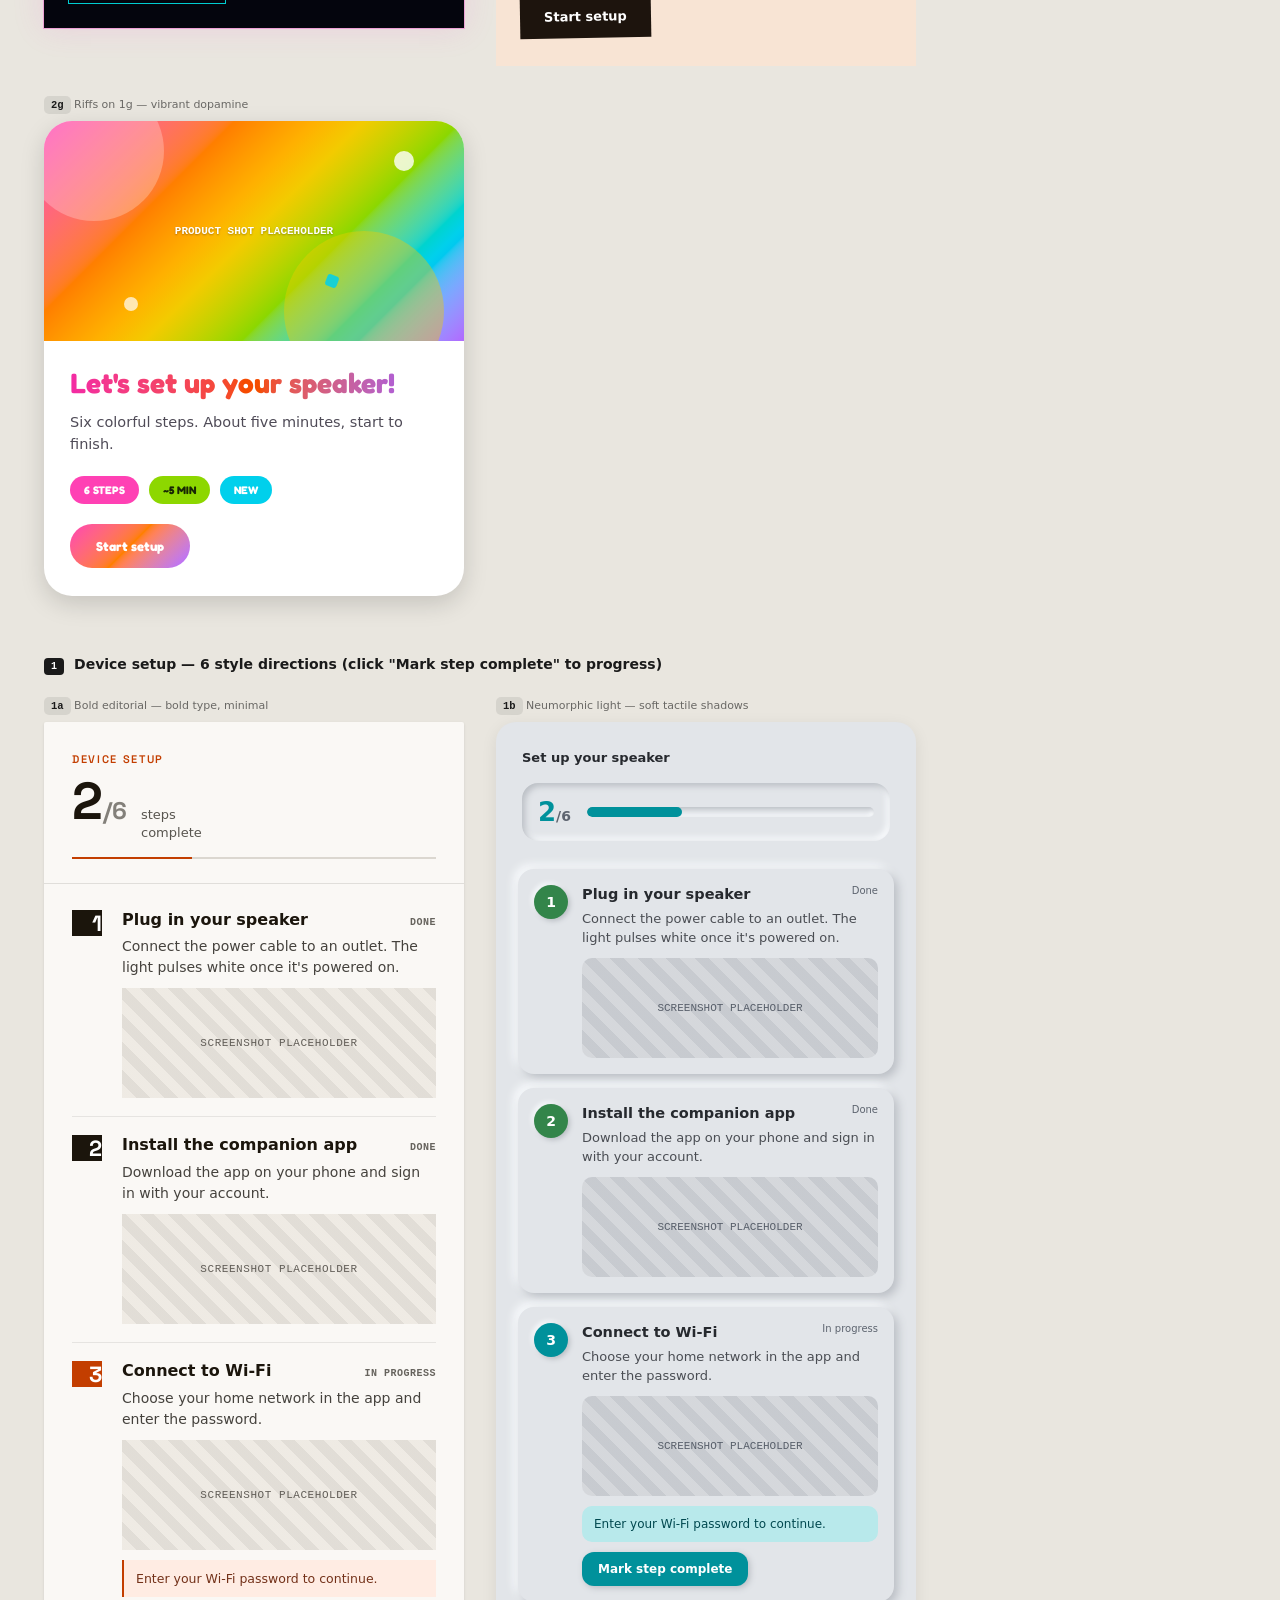
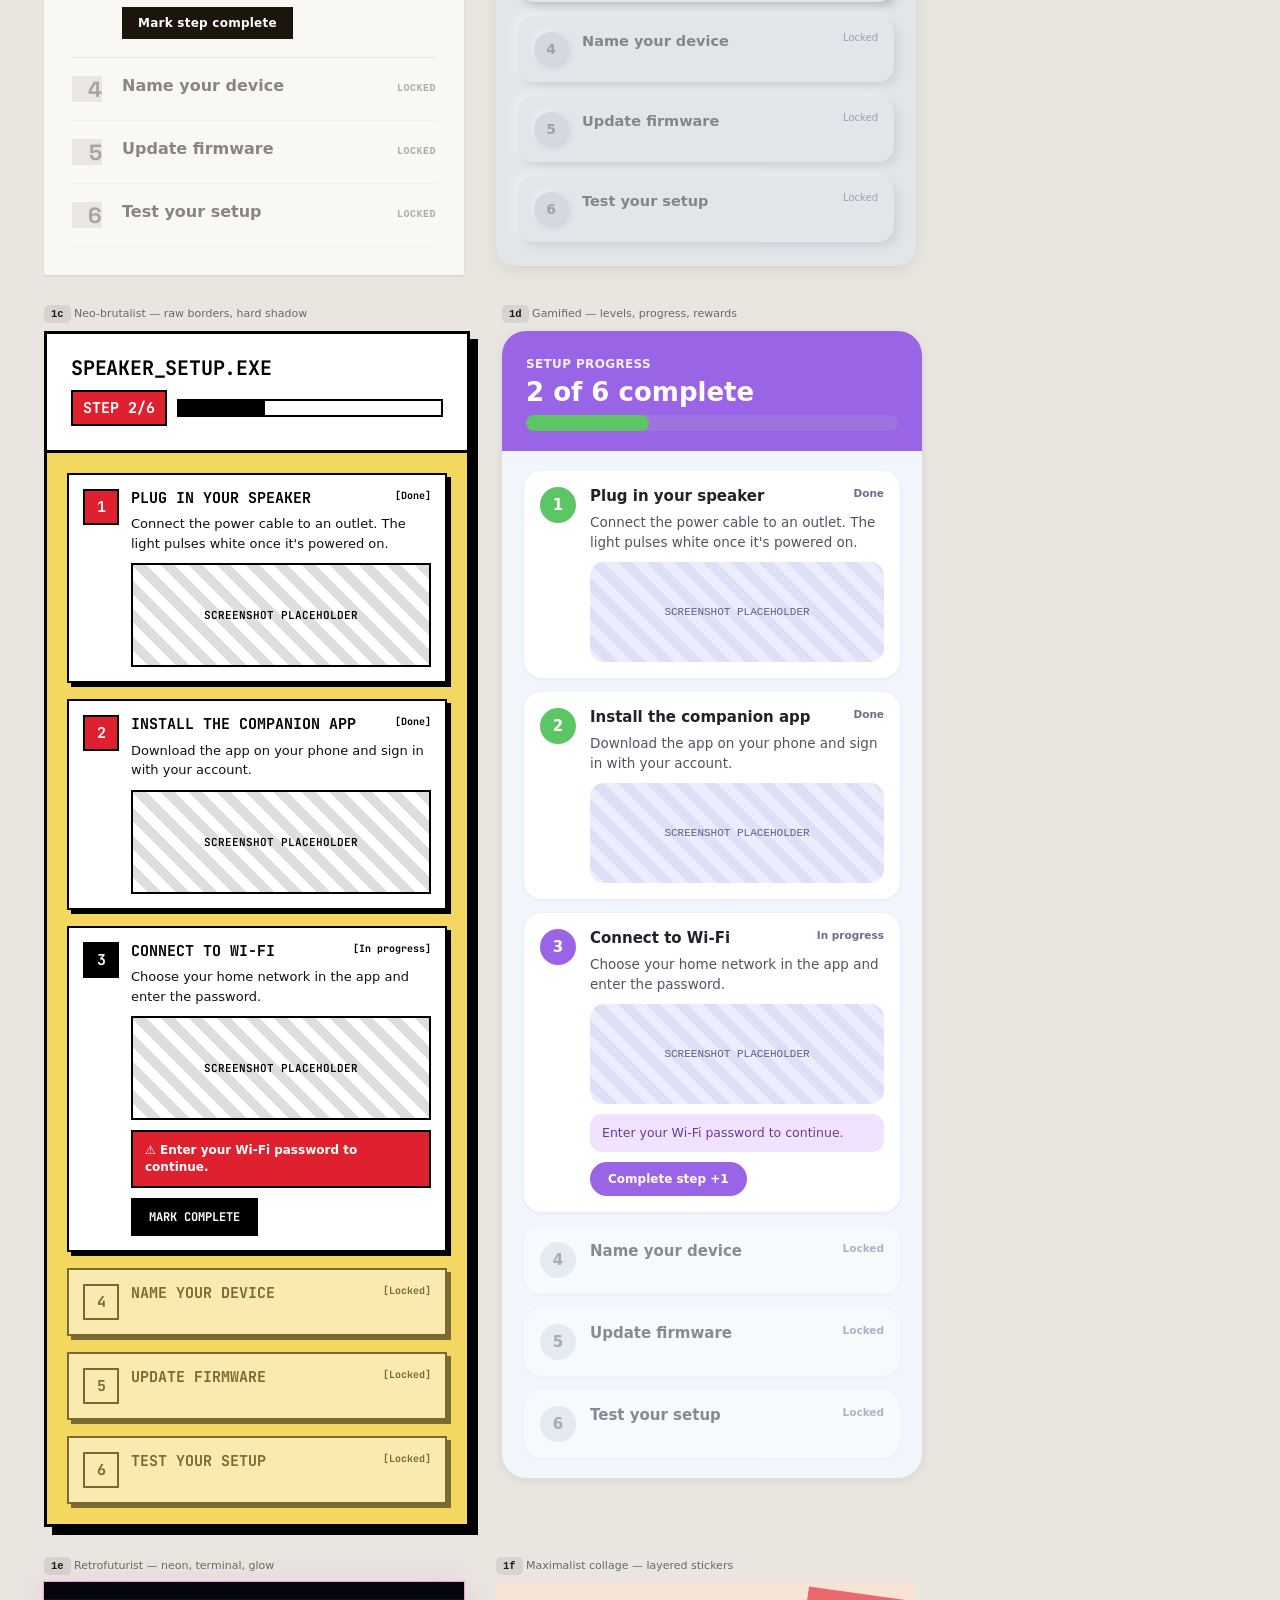
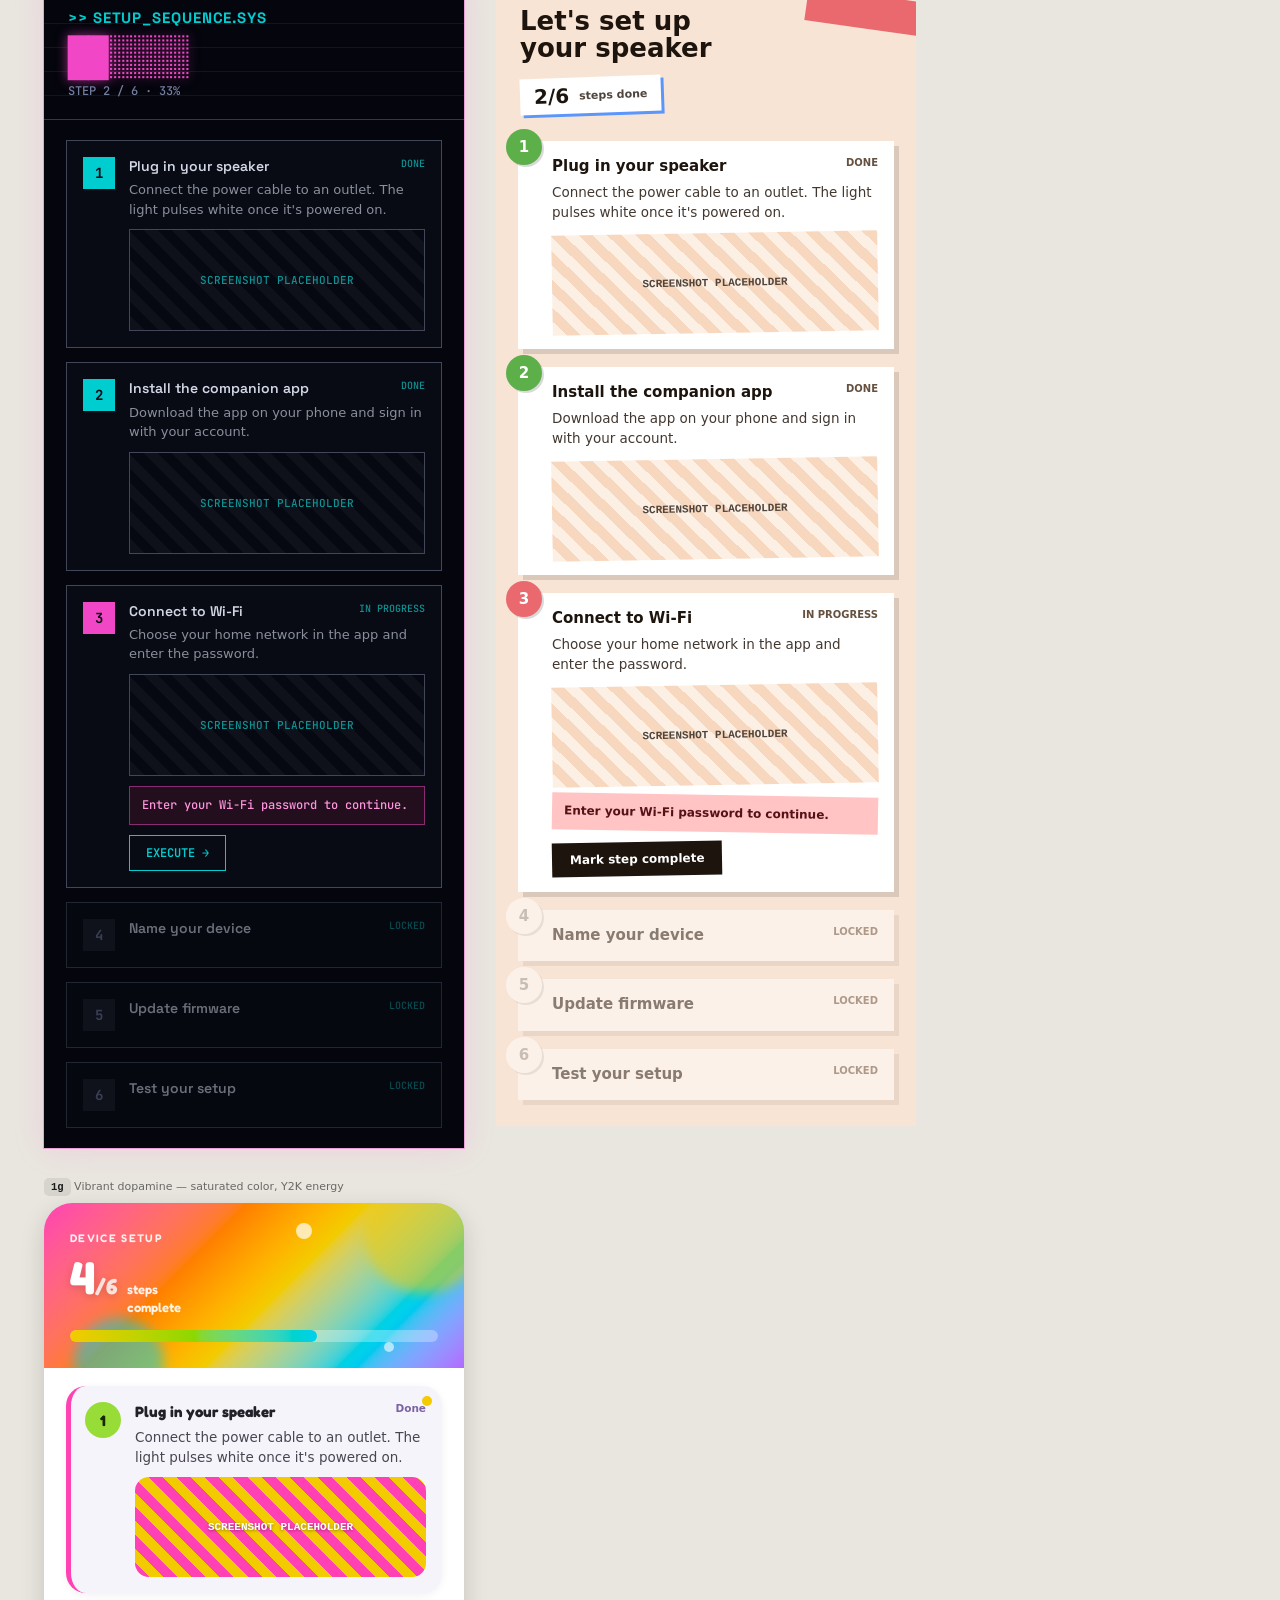
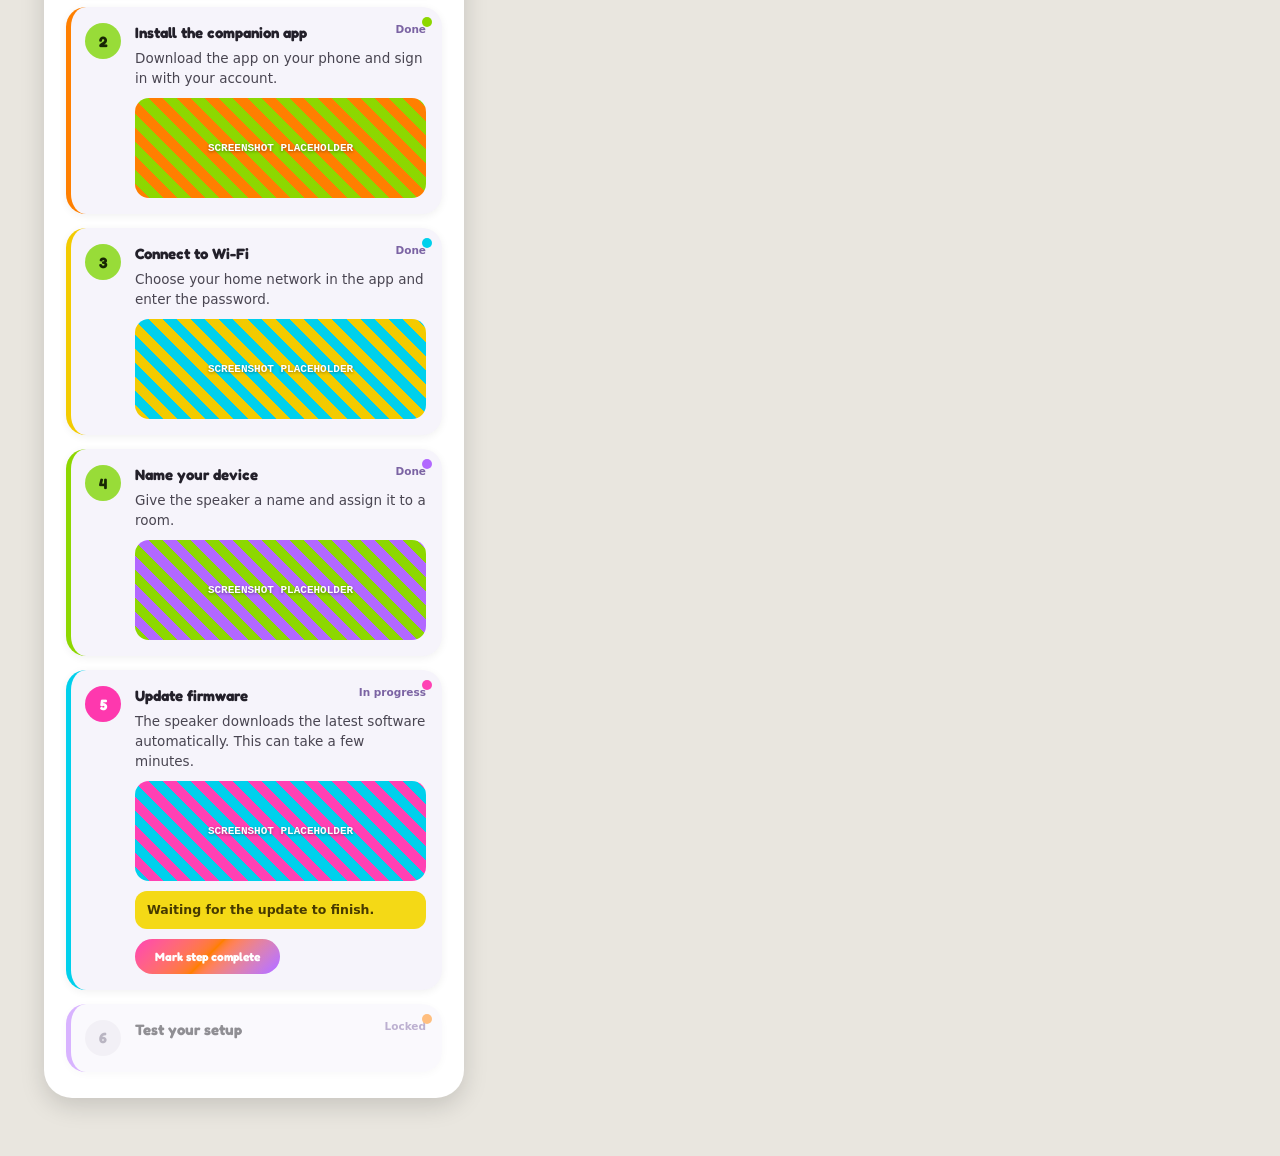
<file: process_variations.html>
<!DOCTYPE html>
<html>
<head>
<meta charset="utf-8">
<meta name="viewport" content="width=device-width, initial-scale=1">
<title>Process Page Variations</title>
<link rel="preconnect" href="https://fonts.googleapis.com">
<link href="https://fonts.googleapis.com/css2?family=Space+Grotesk:wght@500;700;800&family=JetBrains+Mono:wght@400;500;600;700&family=Fredoka:wght@600;700&display=swap" rel="stylesheet">
<style>
  body{margin:0;background:#e9e6df;font-family:system-ui,-apple-system,sans-serif}
  button{font-family:inherit}
  a{text-decoration:none}
</style>
</head>
<body>
<section style="padding:40px 44px 60px">
  <div style="display:flex;align-items:baseline;gap:10px;margin:0 0 24px">
    <span style="font:600 10px ui-monospace,Menlo,monospace;padding:3px 7px;background:#1a1a1a;color:#fff;border-radius:4px">2</span>
    <span style="font:600 14px/1.2 system-ui,sans-serif;color:#1a1a1a">New-user landing page for each style</span>
  </div>
  <div style="display:flex;flex-wrap:wrap;gap:32px;align-items:flex-start">

    <div style="display:flex;flex-direction:column;gap:9px">
      <div style="font:400 11px/1.3 system-ui,sans-serif;color:rgba(0,0,0,.55)"><span style="font:600 10.5px ui-monospace,Menlo,monospace;padding:3px 7px;background:rgba(0,0,0,.08);color:#1a1a1a;border-radius:5px">2a</span> Riffs on 1a — bold editorial</div>
      <div style="width:420px;background:oklch(98% 0.005 80);border-radius:2px;box-shadow:0 1px 3px rgba(0,0,0,.1);overflow:hidden">
        <div style="height:220px;background-image:repeating-linear-gradient(45deg,oklch(94% 0.01 80) 0 10px,oklch(90% 0.01 80) 10px 20px);display:flex;align-items:center;justify-content:center;font:500 11px ui-monospace,monospace;letter-spacing:.05em;color:oklch(48% 0.01 80)">PRODUCT SHOT PLACEHOLDER</div>
        <div style="padding:30px 28px 32px">
          <div style="font:600 11px/1 'Space Grotesk',sans-serif;letter-spacing:.15em;color:oklch(55% 0.18 40);text-transform:uppercase;margin-bottom:14px">Device setup</div>
          <div style="font:800 34px/1.1 'Space Grotesk',sans-serif;color:oklch(20% 0.02 80);margin-bottom:12px">Set up your speaker.</div>
          <div style="font:400 15px/1.5 system-ui,sans-serif;color:oklch(42% 0.01 80);margin-bottom:20px">Six short steps. About five minutes, start to finish.</div>
          <div style="display:flex;gap:10px;margin-bottom:22px">
            <span style="font:600 11px 'Space Grotesk',sans-serif;letter-spacing:.05em;border:1px solid oklch(80% 0.01 80);padding:5px 10px;color:oklch(40% 0.01 80)">6 STEPS</span>
            <span style="font:600 11px 'Space Grotesk',sans-serif;letter-spacing:.05em;border:1px solid oklch(80% 0.01 80);padding:5px 10px;color:oklch(40% 0.01 80)">~5 MIN</span>
          </div>
          <button style="padding:14px 24px;background:oklch(20% 0.02 80);color:#fff;border:none;font:700 13px 'Space Grotesk',sans-serif;letter-spacing:.02em;cursor:pointer">Start setup →</button>
        </div>
      </div>
    </div>

    <div style="display:flex;flex-direction:column;gap:9px">
      <div style="font:400 11px/1.3 system-ui,sans-serif;color:rgba(0,0,0,.55)"><span style="font:600 10.5px ui-monospace,Menlo,monospace;padding:3px 7px;background:rgba(0,0,0,.08);color:#1a1a1a;border-radius:5px">2b</span> Riffs on 1b — neumorphic light</div>
      <div style="width:420px;background:oklch(92% 0.006 260);border-radius:20px;box-shadow:0 4px 16px rgba(0,0,0,.08);overflow:hidden">
        <div style="height:200px;margin:20px;border-radius:16px;background-image:repeating-linear-gradient(45deg,oklch(88% 0.006 260) 0 10px,oklch(84% 0.008 260) 10px 20px);box-shadow:inset 3px 3px 6px oklch(80% 0.01 260),inset -3px -3px 6px oklch(99% 0.003 260);display:flex;align-items:center;justify-content:center;font:500 11px ui-monospace,monospace;color:oklch(48% 0.02 260)">PRODUCT SHOT PLACEHOLDER</div>
        <div style="padding:8px 26px 28px">
          <div style="font:700 24px/1.3 system-ui,sans-serif;color:oklch(25% 0.01 260);margin-bottom:10px">Welcome. Let's get your speaker set up.</div>
          <div style="font:400 14px/1.5 system-ui,sans-serif;color:oklch(42% 0.01 260);margin-bottom:20px">We'll walk you through six quick steps to get everything connected.</div>
          <div style="display:flex;gap:10px;margin-bottom:20px">
            <span style="font:600 11px system-ui,sans-serif;border-radius:10px;padding:7px 12px;background:oklch(92% 0.006 260);box-shadow:inset 2px 2px 4px oklch(80% 0.01 260),inset -2px -2px 4px oklch(99% 0.003 260);color:oklch(40% 0.01 260)">6 steps</span>
            <span style="font:600 11px system-ui,sans-serif;border-radius:10px;padding:7px 12px;background:oklch(92% 0.006 260);box-shadow:inset 2px 2px 4px oklch(80% 0.01 260),inset -2px -2px 4px oklch(99% 0.003 260);color:oklch(40% 0.01 260)">~5 min</span>
          </div>
          <button style="padding:14px 22px;border-radius:14px;background:oklch(58% 0.14 200);color:#fff;border:none;font:700 13px system-ui,sans-serif;cursor:pointer;box-shadow:3px 3px 8px oklch(80% 0.01 260)">Start setup</button>
        </div>
      </div>
    </div>

    <div style="display:flex;flex-direction:column;gap:9px">
      <div style="font:400 11px/1.3 system-ui,sans-serif;color:rgba(0,0,0,.55)"><span style="font:600 10.5px ui-monospace,Menlo,monospace;padding:3px 7px;background:rgba(0,0,0,.08);color:#1a1a1a;border-radius:5px">2c</span> Riffs on 1c — neo-brutalist</div>
      <div style="width:420px;background:oklch(88% 0.14 96);border:3px solid #000;box-shadow:8px 8px 0 #000;overflow:hidden">
        <div style="height:200px;border-bottom:3px solid #000;background-image:repeating-linear-gradient(45deg,#fff 0 10px,oklch(90% 0 0) 10px 20px);display:flex;align-items:center;justify-content:center;font:600 11px 'JetBrains Mono',monospace;color:#000">PRODUCT SHOT PLACEHOLDER</div>
        <div style="padding:24px">
          <div style="font:700 26px/1.1 'JetBrains Mono',monospace;text-transform:uppercase;letter-spacing:-.01em;color:#000;margin-bottom:10px">SETUP.EXE</div>
          <div style="font:600 13px/1.5 'JetBrains Mono',monospace;color:#111;margin-bottom:20px">RUN 6-STEP INSTALLATION SEQUENCE. EST. 5 MIN.</div>
          <div style="display:flex;gap:10px;margin-bottom:20px">
            <span style="font:700 12px 'JetBrains Mono',monospace;border:2px solid #000;padding:6px 10px;background:#fff;color:#000">06 STEPS</span>
            <span style="font:700 12px 'JetBrains Mono',monospace;border:2px solid #000;padding:6px 10px;background:#fff;color:#000">05 MIN</span>
          </div>
          <button style="padding:14px 24px;background:#000;color:#fff;border:2px solid #000;font:700 13px 'JetBrains Mono',monospace;text-transform:uppercase;cursor:pointer;box-shadow:4px 4px 0 oklch(58% 0.22 25)">START &gt;&gt;</button>
        </div>
      </div>
    </div>

    <div style="display:flex;flex-direction:column;gap:9px">
      <div style="font:400 11px/1.3 system-ui,sans-serif;color:rgba(0,0,0,.55)"><span style="font:600 10.5px ui-monospace,Menlo,monospace;padding:3px 7px;background:rgba(0,0,0,.08);color:#1a1a1a;border-radius:5px">2d</span> Riffs on 1d — gamified</div>
      <div style="width:420px;background:oklch(97% 0.01 250);border-radius:24px;box-shadow:0 2px 10px rgba(0,0,0,.08);overflow:hidden">
        <div style="height:200px;margin:20px;border-radius:16px;background-image:repeating-linear-gradient(45deg,oklch(95% 0.02 280) 0 10px,oklch(91% 0.03 280) 10px 20px);display:flex;align-items:center;justify-content:center;font:500 11px ui-monospace,monospace;color:oklch(50% 0.05 280)">PRODUCT SHOT PLACEHOLDER</div>
        <div style="padding:6px 24px 28px">
          <div style="font:700 24px/1.3 system-ui,sans-serif;color:oklch(25% 0.02 280);margin-bottom:10px">Ready to set up your speaker?</div>
          <div style="font:400 14.5px/1.5 system-ui,sans-serif;color:oklch(45% 0.02 280);margin-bottom:18px">Complete six quick steps and you're all set.</div>
          <div style="display:flex;gap:8px;margin-bottom:20px">
            <span style="font:700 11px system-ui,sans-serif;border-radius:20px;padding:6px 12px;background:oklch(62% 0.19 300);color:#fff">6 STEPS</span>
            <span style="font:700 11px system-ui,sans-serif;border-radius:20px;padding:6px 12px;background:oklch(74% 0.17 145);color:#fff">~5 MIN</span>
          </div>
          <div style="display:flex;gap:6px;margin-bottom:20px">
            <div style="width:22px;height:22px;border-radius:50%;border:2px solid oklch(80% 0.06 300)"></div>
            <div style="width:22px;height:22px;border-radius:50%;border:2px solid oklch(80% 0.06 300)"></div>
            <div style="width:22px;height:22px;border-radius:50%;border:2px solid oklch(80% 0.06 300)"></div>
            <div style="width:22px;height:22px;border-radius:50%;border:2px solid oklch(80% 0.06 300)"></div>
            <div style="width:22px;height:22px;border-radius:50%;border:2px solid oklch(80% 0.06 300)"></div>
            <div style="width:22px;height:22px;border-radius:50%;border:2px solid oklch(80% 0.06 300)"></div>
          </div>
          <button style="padding:14px 24px;border-radius:24px;background:oklch(62% 0.19 300);color:#fff;border:none;font:700 13px system-ui,sans-serif;cursor:pointer">Start setup</button>
        </div>
      </div>
    </div>

    <div style="display:flex;flex-direction:column;gap:9px">
      <div style="font:400 11px/1.3 system-ui,sans-serif;color:rgba(0,0,0,.55)"><span style="font:600 10.5px ui-monospace,Menlo,monospace;padding:3px 7px;background:rgba(0,0,0,.08);color:#1a1a1a;border-radius:5px">2e</span> Riffs on 1e — retrofuturist</div>
      <div style="width:420px;background:oklch(12% 0.02 270);overflow:hidden;box-shadow:0 0 0 1px oklch(68% 0.24 340 / 0.4),0 0 30px oklch(68% 0.24 340 / 0.15)">
        <div style="height:200px;border-bottom:1px solid oklch(68% 0.24 340 / 0.4);background-image:repeating-linear-gradient(45deg,oklch(18% 0.02 270) 0 10px,oklch(14% 0.02 270) 10px 20px);display:flex;align-items:center;justify-content:center;font:500 11px 'JetBrains Mono',monospace;color:oklch(60% 0.1 195)">PRODUCT SHOT PLACEHOLDER</div>
        <div style="padding:24px">
          <div style="font:700 26px/1.2 'JetBrains Mono',monospace;color:oklch(68% 0.24 340);text-shadow:0 0 12px oklch(68% 0.24 340 / 0.6);margin-bottom:10px">&gt;&gt; INITIALIZE_SETUP</div>
          <div style="font:500 13px/1.5 'JetBrains Mono',monospace;color:oklch(60% 0.05 270);margin-bottom:20px">6-STEP SEQUENCE · RUNTIME ~5 MIN</div>
          <button style="padding:14px 22px;background:transparent;color:oklch(74% 0.19 195);border:1px solid oklch(74% 0.19 195);font:700 13px 'JetBrains Mono',monospace;text-transform:uppercase;cursor:pointer">Run sequence →</button>
        </div>
      </div>
    </div>

    <div style="display:flex;flex-direction:column;gap:9px">
      <div style="font:400 11px/1.3 system-ui,sans-serif;color:rgba(0,0,0,.55)"><span style="font:600 10.5px ui-monospace,Menlo,monospace;padding:3px 7px;background:rgba(0,0,0,.08);color:#1a1a1a;border-radius:5px">2f</span> Riffs on 1f — maximalist collage</div>
      <div style="width:420px;background:oklch(93% 0.03 60);overflow:hidden;position:relative">
        <div style="position:absolute;top:186px;right:-30px;width:150px;height:34px;background:oklch(65% 0.15 260);transform:rotate(8deg);z-index:0"></div>
        <div style="height:200px;background-image:repeating-linear-gradient(45deg,oklch(96% 0.02 60) 0 10px,oklch(90% 0.05 60) 10px 20px);display:flex;align-items:center;justify-content:center;font:600 11px ui-monospace,monospace;color:oklch(40% 0.02 60);position:relative;z-index:1">PRODUCT SHOT PLACEHOLDER</div>
        <div style="padding:22px 24px 28px;position:relative;z-index:1">
          <div style="font:900 27px/1.15 system-ui,sans-serif;color:oklch(20% 0.02 60);margin-bottom:14px">Let's set up<br>your speaker.</div>
          <div style="display:flex;gap:10px;margin-bottom:20px">
            <span style="font:800 11px system-ui,sans-serif;padding:6px 12px;background:oklch(68% 0.16 20);color:#fff;transform:rotate(-3deg);display:inline-block">6 STEPS</span>
            <span style="font:800 11px system-ui,sans-serif;padding:6px 12px;background:oklch(68% 0.16 140);color:#fff;transform:rotate(2deg);display:inline-block">~5 MIN</span>
          </div>
          <button style="padding:14px 24px;background:oklch(20% 0.02 60);color:#fff;border:none;font:800 13px system-ui,sans-serif;cursor:pointer;transform:rotate(-1deg)">Start setup</button>
        </div>
      </div>
    </div>

    <div style="display:flex;flex-direction:column;gap:9px">
      <div style="font:400 11px/1.3 system-ui,sans-serif;color:rgba(0,0,0,.55)"><span style="font:600 10.5px ui-monospace,Menlo,monospace;padding:3px 7px;background:rgba(0,0,0,.08);color:#1a1a1a;border-radius:5px">2g</span> Riffs on 1g — vibrant dopamine</div>
      <div style="width:420px;background:#fff;border-radius:28px;box-shadow:0 8px 24px rgba(0,0,0,.15);overflow:hidden">
        <div style="position:relative;overflow:hidden;height:220px;background-image:linear-gradient(135deg,oklch(70% 0.25 350) 0%,oklch(75% 0.2 50) 30%,oklch(85% 0.18 95) 50%,oklch(80% 0.22 130) 65%,oklch(78% 0.15 210) 82%,oklch(68% 0.24 300) 100%)">
          <div style="position:absolute;top:-40px;left:-20px;width:140px;height:140px;border-radius:50%;background:rgba(255,255,255,.25)"></div>
          <div style="position:absolute;bottom:-50px;right:20px;width:160px;height:160px;border-radius:50%;background:oklch(85% 0.18 95 / 0.4)"></div>
          <div style="position:absolute;top:30px;right:50px;width:20px;height:20px;border-radius:50%;background:#fff;opacity:.8"></div>
          <div style="position:absolute;bottom:30px;left:80px;width:14px;height:14px;border-radius:50%;background:#fff;opacity:.7"></div>
          <div style="position:absolute;top:70%;right:30%;width:12px;height:12px;border-radius:3px;background:oklch(78% 0.15 210);transform:rotate(20deg);opacity:.85"></div>
          <div style="position:absolute;inset:0;display:flex;align-items:center;justify-content:center;font:600 11px ui-monospace,monospace;color:#fff;text-shadow:0 1px 2px rgba(0,0,0,.3)">PRODUCT SHOT PLACEHOLDER</div>
        </div>
        <div style="padding:26px 26px 28px">
          <div style="font:700 28px/1.2 'Fredoka',sans-serif;background-image:linear-gradient(90deg,oklch(65% 0.25 350),oklch(65% 0.22 40),oklch(62% 0.24 300));-webkit-background-clip:text;background-clip:text;color:transparent;margin-bottom:12px">Let's set up your speaker!</div>
          <div style="font:400 14.5px/1.5 system-ui,sans-serif;color:oklch(42% 0.02 300);margin-bottom:20px">Six colorful steps. About five minutes, start to finish.</div>
          <div style="display:flex;gap:10px;margin-bottom:20px">
            <span style="font:700 11px 'Fredoka',sans-serif;border-radius:20px;padding:7px 14px;background:oklch(70% 0.25 350);color:#fff">6 STEPS</span>
            <span style="font:700 11px 'Fredoka',sans-serif;border-radius:20px;padding:7px 14px;background:oklch(80% 0.22 130);color:oklch(25% 0.06 130)">~5 MIN</span>
            <span style="font:700 11px 'Fredoka',sans-serif;border-radius:20px;padding:7px 14px;background:oklch(78% 0.15 210);color:#fff">NEW</span>
          </div>
          <button style="padding:14px 26px;border-radius:24px;background-image:linear-gradient(135deg,oklch(70% 0.25 350),oklch(75% 0.2 50),oklch(68% 0.24 300));color:#fff;border:none;font:700 13px 'Fredoka',sans-serif;cursor:pointer">Start setup</button>
        </div>
      </div>
    </div>

  </div>
</section>

<section style="padding:0 44px 60px">
  <div style="display:flex;align-items:baseline;gap:10px;margin:0 0 24px">
    <span style="font:600 10px ui-monospace,Menlo,monospace;padding:3px 7px;background:#1a1a1a;color:#fff;border-radius:4px">1</span>
    <span style="font:600 14px/1.2 system-ui,sans-serif;color:#1a1a1a">Device setup — 6 style directions (click "Mark step complete" to progress)</span>
  </div>
  <div id="variants" style="display:flex;flex-wrap:wrap;gap:32px;align-items:flex-start"></div>
</section>

<script>
const STEPS = [
  {title:"Plug in your speaker", instruction:"Connect the power cable to an outlet. The light pulses white once it's powered on.", action:"Waiting for the device to power on — plug it in to continue."},
  {title:"Install the companion app", instruction:"Download the app on your phone and sign in with your account.", action:"Sign in to the app to continue."},
  {title:"Connect to Wi-Fi", instruction:"Choose your home network in the app and enter the password.", action:"Enter your Wi-Fi password to continue."},
  {title:"Name your device", instruction:"Give the speaker a name and assign it to a room.", action:"Choose a name to continue."},
  {title:"Update firmware", instruction:"The speaker downloads the latest software automatically. This can take a few minutes.", action:"Waiting for the update to finish."},
  {title:"Test your setup", instruction:"Say the wake word and ask a question to confirm everything works.", action:"Try the wake word to finish setup."}
];

const VIBRANT = ["oklch(70% 0.25 350)", "oklch(75% 0.2 50)", "oklch(85% 0.18 95)", "oklch(80% 0.22 130)", "oklch(78% 0.15 210)", "oklch(68% 0.24 300)"];

const PALETTES = {
  a: {locked:"oklch(88% 0.01 80)", current:"oklch(55% 0.18 40)", done:"oklch(20% 0.02 80)", onLocked:"oklch(45% 0.01 80)", onCurrent:"#fff", onDone:"#fff"},
  b: {locked:"oklch(85% 0.012 260)", current:"oklch(58% 0.14 200)", done:"oklch(55% 0.12 150)", onLocked:"oklch(50% 0.02 260)", onCurrent:"#fff", onDone:"#fff"},
  c: {locked:"#fff", current:"#000", done:"oklch(58% 0.22 25)", onLocked:"#000", onCurrent:"#fff", onDone:"#fff"},
  d: {locked:"oklch(90% 0.015 250)", current:"oklch(62% 0.19 300)", done:"oklch(74% 0.17 145)", onLocked:"oklch(50% 0.02 250)", onCurrent:"#fff", onDone:"#fff"},
  e: {locked:"oklch(24% 0.02 270)", current:"oklch(68% 0.24 340)", done:"oklch(74% 0.19 195)", onLocked:"oklch(58% 0.05 270)", onCurrent:"#0a0a12", onDone:"#0a0a12"},
  f: {locked:"#fff", current:"oklch(68% 0.16 20)", done:"oklch(68% 0.16 140)", onLocked:"#999", onCurrent:"#fff", onDone:"#fff"},
  g: {locked:"oklch(92% 0.015 300)", current:"oklch(68% 0.25 350)", done:"oklch(82% 0.2 130)", onLocked:"oklch(55% 0.04 300)", onCurrent:"#fff", onDone:"oklch(25% 0.06 130)"}
};

const progress = {a:2,b:2,c:2,d:2,e:2,f:2,g:4};

function getStatus(done, idx){ return idx < done ? 'done' : idx === done ? 'current' : 'locked'; }

function buildSteps(v){
  const done = progress[v], p = PALETTES[v];
  return STEPS.map((s,i) => {
    const status = getStatus(done, i);
    const isDone = status==='done', isCurrent = status==='current', isLocked = status==='locked';
    return {...s, number:i+1, isDone, isCurrent, isLocked,
      showBody: isDone || isCurrent,
      statusLabel: isDone?'Done':isCurrent?'In progress':'Locked',
      numberBg: isLocked?p.locked:isCurrent?p.current:p.done,
      numberColor: isLocked?p.onLocked:isCurrent?p.onCurrent:p.onDone,
      opacity: isLocked?0.5:1,
      vibrant: VIBRANT[i%6], vibrant2: VIBRANT[(i+2)%6]
    };
  });
}

function stepCardA(s){
  return `<div style="padding:18px 0;border-bottom:1px solid oklch(92% 0.005 80);opacity:${s.opacity};display:flex;gap:16px;align-items:flex-start">
    <div style="font:700 22px/1 'Space Grotesk',sans-serif;width:34px;flex:none">
      <span style="display:inline-block;min-width:30px;text-align:right;padding:2px 0;background:${s.numberBg};color:${s.numberColor}">${s.number}</span>
    </div>
    <div style="flex:1;min-width:0">
      <div style="display:flex;justify-content:space-between;gap:10px;align-items:baseline">
        <span style="font:700 16px/1.3 system-ui,sans-serif;color:oklch(20% 0.02 80)">${s.title}</span>
        <span style="font:600 10px ui-monospace,monospace;letter-spacing:.05em;text-transform:uppercase;color:oklch(50% 0.01 80);flex:none">${s.statusLabel}</span>
      </div>
      ${s.showBody ? `
      <div style="font:400 14px/1.5 system-ui,sans-serif;color:oklch(38% 0.01 80);margin-top:6px">${s.instruction}</div>
      <div style="margin-top:10px;height:110px;background-image:repeating-linear-gradient(45deg,oklch(94% 0.01 80) 0 10px,oklch(90% 0.01 80) 10px 20px);display:flex;align-items:center;justify-content:center;font:500 11px ui-monospace,monospace;letter-spacing:.05em;color:oklch(48% 0.01 80)">SCREENSHOT PLACEHOLDER</div>
      ${s.isCurrent ? `
      <div style="margin-top:10px;padding:10px 12px;background:oklch(96% 0.03 40);border-left:2px solid oklch(55% 0.18 40);font:500 12.5px/1.4 system-ui,sans-serif;color:oklch(40% 0.1 40)">${s.action}</div>
      <button data-variant="a" style="margin-top:10px;padding:9px 16px;background:oklch(20% 0.02 80);color:#fff;border:none;font:600 12px system-ui,sans-serif;letter-spacing:.02em;cursor:pointer">Mark step complete</button>` : ``}` : ``}
    </div>
  </div>`;
}

function stepCardB(s){
  return `<div style="padding:16px;border-radius:16px;background:oklch(92% 0.006 260);box-shadow:4px 4px 10px oklch(80% 0.01 260),-4px -4px 10px oklch(99% 0.003 260);opacity:${s.opacity};display:flex;gap:14px;align-items:flex-start">
    <div style="width:34px;height:34px;border-radius:50%;flex:none;display:flex;align-items:center;justify-content:center;font:700 14px system-ui,sans-serif;background:${s.numberBg};color:${s.numberColor};box-shadow:2px 2px 5px oklch(80% 0.01 260),-2px -2px 5px oklch(99% 0.003 260)">${s.number}</div>
    <div style="flex:1;min-width:0">
      <div style="display:flex;justify-content:space-between;gap:8px">
        <span style="font:600 14.5px/1.3 system-ui,sans-serif;color:oklch(28% 0.01 260)">${s.title}</span>
        <span style="font:500 10px system-ui,sans-serif;color:oklch(50% 0.02 260);flex:none">${s.statusLabel}</span>
      </div>
      ${s.showBody ? `
      <div style="font:400 13px/1.5 system-ui,sans-serif;color:oklch(42% 0.01 260);margin-top:5px">${s.instruction}</div>
      <div style="margin-top:10px;height:100px;border-radius:10px;background-image:repeating-linear-gradient(45deg,oklch(88% 0.006 260) 0 10px,oklch(84% 0.008 260) 10px 20px);display:flex;align-items:center;justify-content:center;font:500 11px ui-monospace,monospace;color:oklch(48% 0.02 260)">SCREENSHOT PLACEHOLDER</div>
      ${s.isCurrent ? `
      <div style="margin-top:10px;padding:10px 12px;border-radius:10px;background:oklch(90% 0.05 200);font:500 12px/1.4 system-ui,sans-serif;color:oklch(35% 0.1 200)">${s.action}</div>
      <button data-variant="b" style="margin-top:10px;padding:10px 16px;border-radius:12px;background:oklch(58% 0.14 200);color:#fff;border:none;font:600 12px system-ui,sans-serif;cursor:pointer;box-shadow:2px 2px 6px oklch(80% 0.01 260)">Mark step complete</button>` : ``}` : ``}
    </div>
  </div>`;
}

function stepCardC(s){
  return `<div style="border:2.5px solid #000;background:#fff;opacity:${s.opacity};box-shadow:4px 4px 0 #000">
    <div style="display:flex;gap:12px;align-items:flex-start;padding:14px">
      <div style="width:32px;height:32px;flex:none;display:flex;align-items:center;justify-content:center;font:700 15px 'JetBrains Mono',monospace;border:2px solid #000;background:${s.numberBg};color:${s.numberColor}">${s.number}</div>
      <div style="flex:1;min-width:0">
        <div style="display:flex;justify-content:space-between;gap:8px">
          <span style="font:700 15px/1.3 'JetBrains Mono',monospace;text-transform:uppercase;color:#000">${s.title}</span>
          <span style="font:700 10px 'JetBrains Mono',monospace;color:#000;flex:none">[${s.statusLabel}]</span>
        </div>
        ${s.showBody ? `
        <div style="font:400 13px/1.5 system-ui,sans-serif;color:#111;margin-top:6px">${s.instruction}</div>
        <div style="margin-top:10px;height:100px;border:2px solid #000;background-image:repeating-linear-gradient(45deg,#fff 0 10px,oklch(90% 0 0) 10px 20px);display:flex;align-items:center;justify-content:center;font:600 11px 'JetBrains Mono',monospace;color:#000">SCREENSHOT PLACEHOLDER</div>
        ${s.isCurrent ? `
        <div style="margin-top:10px;padding:10px 12px;border:2px solid #000;background:oklch(58% 0.22 25);font:600 12px/1.4 system-ui,sans-serif;color:#fff">⚠ ${s.action}</div>
        <button data-variant="c" style="margin-top:10px;padding:9px 16px;background:#000;color:#fff;border:2px solid #000;font:700 12px 'JetBrains Mono',monospace;text-transform:uppercase;cursor:pointer">Mark complete</button>` : ``}` : ``}
      </div>
    </div>
  </div>`;
}

function stepCardD(s){
  return `<div style="border-radius:18px;background:#fff;opacity:${s.opacity};box-shadow:0 1px 4px rgba(0,0,0,.06);display:flex;gap:14px;align-items:flex-start;padding:16px">
    <div style="width:36px;height:36px;border-radius:50%;flex:none;display:flex;align-items:center;justify-content:center;font:700 15px system-ui,sans-serif;background:${s.numberBg};color:${s.numberColor}">${s.number}</div>
    <div style="flex:1;min-width:0">
      <div style="display:flex;justify-content:space-between;gap:8px">
        <span style="font:700 15px/1.3 system-ui,sans-serif;color:oklch(25% 0.02 280)">${s.title}</span>
        <span style="font:600 10.5px system-ui,sans-serif;color:oklch(55% 0.05 280);flex:none">${s.statusLabel}</span>
      </div>
      ${s.showBody ? `
      <div style="font:400 13.5px/1.5 system-ui,sans-serif;color:oklch(45% 0.02 280);margin-top:5px">${s.instruction}</div>
      <div style="margin-top:10px;height:100px;border-radius:14px;background-image:repeating-linear-gradient(45deg,oklch(95% 0.02 280) 0 10px,oklch(91% 0.03 280) 10px 20px);display:flex;align-items:center;justify-content:center;font:500 11px ui-monospace,monospace;color:oklch(50% 0.05 280)">SCREENSHOT PLACEHOLDER</div>
      ${s.isCurrent ? `
      <div style="margin-top:10px;padding:10px 12px;border-radius:12px;background:oklch(94% 0.06 300);font:500 12.5px/1.4 system-ui,sans-serif;color:oklch(45% 0.15 300)">${s.action}</div>
      <button data-variant="d" style="margin-top:10px;padding:10px 18px;border-radius:24px;background:oklch(62% 0.19 300);color:#fff;border:none;font:700 12px system-ui,sans-serif;cursor:pointer">Complete step +1</button>` : ``}` : ``}
    </div>
  </div>`;
}

function stepCardE(s){
  return `<div style="border:1px solid oklch(40% 0.03 270);opacity:${s.opacity};padding:16px;display:flex;gap:14px;align-items:flex-start;background:oklch(15% 0.02 270)">
    <div style="width:32px;height:32px;flex:none;display:flex;align-items:center;justify-content:center;font:700 14px 'JetBrains Mono',monospace;background:${s.numberBg};color:${s.numberColor}">${s.number}</div>
    <div style="flex:1;min-width:0">
      <div style="display:flex;justify-content:space-between;gap:8px">
        <span style="font:600 14px/1.3 'Space Grotesk',sans-serif;color:oklch(88% 0.02 270)">${s.title}</span>
        <span style="font:500 10px 'JetBrains Mono',monospace;color:oklch(60% 0.1 195);flex:none;text-transform:uppercase">${s.statusLabel}</span>
      </div>
      ${s.showBody ? `
      <div style="font:400 13px/1.5 system-ui,sans-serif;color:oklch(65% 0.02 270);margin-top:5px">${s.instruction}</div>
      <div style="margin-top:10px;height:100px;border:1px solid oklch(40% 0.03 270);background-image:repeating-linear-gradient(45deg,oklch(18% 0.02 270) 0 10px,oklch(14% 0.02 270) 10px 20px);display:flex;align-items:center;justify-content:center;font:500 11px 'JetBrains Mono',monospace;color:oklch(60% 0.1 195)">SCREENSHOT PLACEHOLDER</div>
      ${s.isCurrent ? `
      <div style="margin-top:10px;padding:10px 12px;border:1px solid oklch(68% 0.24 340 / 0.5);background:oklch(20% 0.04 340);font:500 12px/1.4 'JetBrains Mono',monospace;color:oklch(80% 0.15 340)">${s.action}</div>
      <button data-variant="e" style="margin-top:10px;padding:9px 16px;background:transparent;color:oklch(74% 0.19 195);border:1px solid oklch(74% 0.19 195);font:600 12px 'JetBrains Mono',monospace;text-transform:uppercase;cursor:pointer">Execute →</button>` : ``}` : ``}
    </div>
  </div>`;
}

function stepCardF(s){
  return `<div style="background:#fff;opacity:${s.opacity};padding:16px;box-shadow:5px 5px 0 rgba(0,0,0,.12);position:relative">
    <div style="position:absolute;top:-12px;left:-12px;width:36px;height:36px;border-radius:50%;display:flex;align-items:center;justify-content:center;font:800 15px system-ui,sans-serif;background:${s.numberBg};color:${s.numberColor};box-shadow:2px 2px 0 rgba(0,0,0,.15)">${s.number}</div>
    <div style="padding-left:18px">
      <div style="display:flex;justify-content:space-between;gap:8px">
        <span style="font:800 15px/1.3 system-ui,sans-serif;color:oklch(20% 0.02 60)">${s.title}</span>
        <span style="font:700 10px system-ui,sans-serif;color:oklch(45% 0.04 60);flex:none;text-transform:uppercase">${s.statusLabel}</span>
      </div>
      ${s.showBody ? `
      <div style="font:500 13.5px/1.5 system-ui,sans-serif;color:oklch(35% 0.02 60);margin-top:6px">${s.instruction}</div>
      <div style="margin-top:10px;height:100px;background-image:repeating-linear-gradient(45deg,oklch(96% 0.02 60) 0 10px,oklch(90% 0.05 60) 10px 20px);display:flex;align-items:center;justify-content:center;font:600 11px ui-monospace,monospace;color:oklch(40% 0.02 60);transform:rotate(-1deg)">SCREENSHOT PLACEHOLDER</div>
      ${s.isCurrent ? `
      <div style="margin-top:10px;padding:10px 12px;background:oklch(90% 0.1 20);font:700 12px/1.4 system-ui,sans-serif;color:oklch(30% 0.1 20);transform:rotate(1deg)">${s.action}</div>
      <button data-variant="f" style="margin-top:10px;padding:10px 18px;background:oklch(20% 0.02 60);color:#fff;border:none;font:800 12px system-ui,sans-serif;cursor:pointer;transform:rotate(-1deg)">Mark step complete</button>` : ``}` : ``}
    </div>
  </div>`;
}

function stepCardG(s){
  return `<div style="position:relative;border-radius:20px;background:oklch(97% 0.01 300);opacity:${s.opacity};box-shadow:0 2px 8px rgba(0,0,0,.06);border-left:5px solid ${s.vibrant};display:flex;gap:14px;align-items:flex-start;padding:16px 16px 16px 14px">
    <div style="position:absolute;top:10px;right:10px;width:10px;height:10px;border-radius:50%;background:${s.vibrant2}"></div>
    <div style="width:36px;height:36px;border-radius:50%;flex:none;display:flex;align-items:center;justify-content:center;font:700 15px 'Fredoka',sans-serif;background:${s.numberBg};color:${s.numberColor}">${s.number}</div>
    <div style="flex:1;min-width:0">
      <div style="display:flex;justify-content:space-between;gap:8px">
        <span style="font:700 15px/1.3 'Fredoka',sans-serif;color:oklch(25% 0.02 300)">${s.title}</span>
        <span style="font:600 10.5px system-ui,sans-serif;color:oklch(55% 0.1 300);flex:none">${s.statusLabel}</span>
      </div>
      ${s.showBody ? `
      <div style="font:400 13.5px/1.5 system-ui,sans-serif;color:oklch(40% 0.02 300);margin-top:5px">${s.instruction}</div>
      <div style="margin-top:10px;height:100px;border-radius:14px;background-image:repeating-linear-gradient(45deg,${s.vibrant} 0 10px,${s.vibrant2} 10px 20px);display:flex;align-items:center;justify-content:center;font:600 11px ui-monospace,monospace;color:#fff;text-shadow:0 1px 3px rgba(0,0,0,.4)">SCREENSHOT PLACEHOLDER</div>
      ${s.isCurrent ? `
      <div style="margin-top:10px;padding:10px 12px;border-radius:12px;background:oklch(88% 0.18 100);font:600 12.5px/1.4 system-ui,sans-serif;color:oklch(35% 0.1 100)">${s.action}</div>
      <button data-variant="g" style="margin-top:10px;padding:10px 20px;border-radius:24px;background-image:linear-gradient(135deg,oklch(70% 0.25 350),oklch(75% 0.2 50),oklch(68% 0.24 300));color:#fff;border:none;font:700 12px 'Fredoka',sans-serif;cursor:pointer">Mark step complete</button>` : ``}` : ``}
    </div>
  </div>`;
}

function renderVariant(v){
  const done = progress[v], pct = Math.round(done/6*100)+'%';
  const cardFn = {a:stepCardA,b:stepCardB,c:stepCardC,d:stepCardD,e:stepCardE,f:stepCardF,g:stepCardG}[v];
  const cards = buildSteps(v).map(cardFn).join('');

  if (v==='a') return `<div style="display:flex;flex-direction:column;gap:9px">
    <div style="font:400 11px/1.3 system-ui,sans-serif;color:rgba(0,0,0,.55)"><span style="font:600 10.5px ui-monospace,Menlo,monospace;padding:3px 7px;background:rgba(0,0,0,.08);color:#1a1a1a;border-radius:5px">1a</span> Bold editorial — bold type, minimal</div>
    <div style="width:420px;background:oklch(98% 0.005 80);border-radius:2px;box-shadow:0 1px 3px rgba(0,0,0,.1);overflow:hidden">
      <div style="padding:32px 28px 24px;border-bottom:1px solid oklch(90% 0.005 80)">
        <div style="font:600 11px/1 'Space Grotesk',sans-serif;letter-spacing:.15em;color:oklch(55% 0.18 40);text-transform:uppercase;margin-bottom:10px">Device setup</div>
        <div style="display:flex;align-items:baseline;gap:14px;margin-bottom:14px">
          <div style="font:800 52px/1 'Space Grotesk',sans-serif;color:oklch(20% 0.02 80)">${done}<span style="font-size:24px;color:oklch(60% 0.01 80)">/6</span></div>
          <div style="font:400 13px/1.4 system-ui,sans-serif;color:oklch(45% 0.01 80)">steps<br>complete</div>
        </div>
        <div style="height:2px;background:oklch(88% 0.01 80);width:100%"><div style="height:2px;background:oklch(55% 0.18 40);width:${pct};transition:width .3s"></div></div>
      </div>
      <div style="padding:8px 28px 28px;display:flex;flex-direction:column">${cards}</div>
    </div>
  </div>`;

  if (v==='b') return `<div style="display:flex;flex-direction:column;gap:9px">
    <div style="font:400 11px/1.3 system-ui,sans-serif;color:rgba(0,0,0,.55)"><span style="font:600 10.5px ui-monospace,Menlo,monospace;padding:3px 7px;background:rgba(0,0,0,.08);color:#1a1a1a;border-radius:5px">1b</span> Neumorphic light — soft tactile shadows</div>
    <div style="width:420px;background:oklch(92% 0.006 260);border-radius:20px;box-shadow:0 4px 16px rgba(0,0,0,.08);overflow:hidden">
      <div style="padding:28px 26px 22px">
        <div style="font:600 13px/1.3 system-ui,sans-serif;color:oklch(28% 0.01 260);margin-bottom:16px">Set up your speaker</div>
        <div style="display:flex;align-items:center;gap:16px;padding:16px;border-radius:16px;background:oklch(92% 0.006 260);box-shadow:inset 3px 3px 6px oklch(80% 0.01 260),inset -3px -3px 6px oklch(99% 0.003 260)">
          <div style="font:700 26px/1 system-ui,sans-serif;color:oklch(58% 0.14 200)">${done}<span style="font-size:14px;color:oklch(50% 0.02 260)">/6</span></div>
          <div style="flex:1;height:10px;border-radius:6px;background:oklch(92% 0.006 260);box-shadow:inset 2px 2px 4px oklch(80% 0.01 260),inset -2px -2px 4px oklch(99% 0.003 260);overflow:hidden">
            <div style="height:100%;border-radius:6px;background:oklch(58% 0.14 200);width:${pct};transition:width .3s"></div>
          </div>
        </div>
      </div>
      <div style="padding:6px 22px 24px;display:flex;flex-direction:column;gap:14px">${cards}</div>
    </div>
  </div>`;

  if (v==='c') return `<div style="display:flex;flex-direction:column;gap:9px">
    <div style="font:400 11px/1.3 system-ui,sans-serif;color:rgba(0,0,0,.55)"><span style="font:600 10.5px ui-monospace,Menlo,monospace;padding:3px 7px;background:rgba(0,0,0,.08);color:#1a1a1a;border-radius:5px">1c</span> Neo-brutalist — raw borders, hard shadow</div>
    <div style="width:420px;background:oklch(88% 0.14 96);border:3px solid #000;box-shadow:8px 8px 0 #000;overflow:hidden">
      <div style="padding:24px;border-bottom:3px solid #000;background:#fff">
        <div style="font:700 20px/1 'JetBrains Mono',monospace;text-transform:uppercase;letter-spacing:-.01em;color:#000;margin-bottom:12px">SPEAKER_SETUP.EXE</div>
        <div style="display:flex;gap:10px;align-items:center">
          <div style="font:700 15px 'JetBrains Mono',monospace;border:2px solid #000;padding:6px 10px;background:oklch(58% 0.22 25);color:#fff">STEP ${done}/6</div>
          <div style="flex:1;height:14px;border:2px solid #000;background:#fff;overflow:hidden"><div style="height:100%;background:#000;width:${pct};transition:width .3s"></div></div>
        </div>
      </div>
      <div style="padding:20px;display:flex;flex-direction:column;gap:16px">${cards}</div>
    </div>
  </div>`;

  if (v==='d') return `<div style="display:flex;flex-direction:column;gap:9px">
    <div style="font:400 11px/1.3 system-ui,sans-serif;color:rgba(0,0,0,.55)"><span style="font:600 10.5px ui-monospace,Menlo,monospace;padding:3px 7px;background:rgba(0,0,0,.08);color:#1a1a1a;border-radius:5px">1d</span> Gamified — levels, progress, rewards</div>
    <div style="width:420px;background:oklch(97% 0.01 250);border-radius:24px;box-shadow:0 2px 10px rgba(0,0,0,.08);overflow:hidden">
      <div style="padding:26px 24px 20px;background:oklch(62% 0.19 300)">
        <div style="font:600 12px/1.2 system-ui,sans-serif;color:oklch(96% 0.02 300);letter-spacing:.03em;margin-bottom:8px">SETUP PROGRESS</div>
        <div style="display:flex;align-items:baseline;justify-content:space-between;margin-bottom:10px"><span style="font:700 26px/1 system-ui,sans-serif;color:#fff">${done} of 6 complete</span></div>
        <div style="height:16px;border-radius:8px;background:oklch(70% 0.1 300 / 0.35);overflow:hidden"><div style="height:100%;border-radius:8px;background:oklch(74% 0.17 145);width:${pct};transition:width .3s"></div></div>
      </div>
      <div style="padding:20px 22px;display:flex;flex-direction:column;gap:14px">${cards}</div>
    </div>
  </div>`;

  if (v==='e'){
    const bar = '█'.repeat(done) + '░'.repeat(6-done);
    return `<div style="display:flex;flex-direction:column;gap:9px">
    <div style="font:400 11px/1.3 system-ui,sans-serif;color:rgba(0,0,0,.55)"><span style="font:600 10.5px ui-monospace,Menlo,monospace;padding:3px 7px;background:rgba(0,0,0,.08);color:#1a1a1a;border-radius:5px">1e</span> Retrofuturist — neon, terminal, glow</div>
    <div style="width:420px;background:oklch(12% 0.02 270);overflow:hidden;box-shadow:0 0 0 1px oklch(68% 0.24 340 / 0.4),0 0 30px oklch(68% 0.24 340 / 0.15)">
      <div style="padding:26px 24px 20px;background-image:repeating-linear-gradient(0deg,transparent 0 23px,oklch(30% 0.03 270 / 0.4) 23px 24px);border-bottom:1px solid oklch(68% 0.24 340 / 0.4)">
        <div style="font:700 15px 'Space Grotesk',monospace;color:oklch(74% 0.19 195);letter-spacing:.06em;margin-bottom:14px">&gt;&gt; SETUP_SEQUENCE.SYS</div>
        <div style="font:600 34px/1 'JetBrains Mono',monospace;color:oklch(68% 0.24 340);text-shadow:0 0 12px oklch(68% 0.24 340 / 0.6);margin-bottom:8px">${bar}</div>
        <div style="font:500 12px 'JetBrains Mono',monospace;color:oklch(60% 0.05 270)">STEP ${done} / 6 · ${pct}</div>
      </div>
      <div style="padding:20px 22px;display:flex;flex-direction:column;gap:14px">${cards}</div>
    </div>
  </div>`;
  }

  if (v==='f') return `<div style="display:flex;flex-direction:column;gap:9px">
    <div style="font:400 11px/1.3 system-ui,sans-serif;color:rgba(0,0,0,.55)"><span style="font:600 10.5px ui-monospace,Menlo,monospace;padding:3px 7px;background:rgba(0,0,0,.08);color:#1a1a1a;border-radius:5px">1f</span> Maximalist collage — layered stickers</div>
    <div style="width:420px;background:oklch(93% 0.03 60);overflow:hidden;position:relative">
      <div style="position:absolute;top:14px;right:-30px;width:140px;height:34px;background:oklch(68% 0.16 20);transform:rotate(8deg);z-index:0"></div>
      <div style="padding:26px 24px 18px;position:relative;z-index:1">
        <div style="font:900 26px/1.05 system-ui,sans-serif;color:oklch(20% 0.02 60);margin-bottom:14px">Let's set up<br>your speaker</div>
        <div style="display:inline-flex;align-items:center;gap:10px;padding:8px 14px;background:#fff;transform:rotate(-2deg);box-shadow:3px 3px 0 oklch(68% 0.16 260)">
          <span style="font:800 20px/1 system-ui,sans-serif;color:oklch(20% 0.02 60)">${done}/6</span>
          <span style="font:600 11px system-ui,sans-serif;color:oklch(40% 0.02 60)">steps done</span>
        </div>
      </div>
      <div style="padding:10px 22px 26px;display:flex;flex-direction:column;gap:18px;position:relative;z-index:1">${cards}</div>
    </div>
  </div>`;

  if (v==='g') return `<div style="display:flex;flex-direction:column;gap:9px">
    <div style="font:400 11px/1.3 system-ui,sans-serif;color:rgba(0,0,0,.55)"><span style="font:600 10.5px ui-monospace,Menlo,monospace;padding:3px 7px;background:rgba(0,0,0,.08);color:#1a1a1a;border-radius:5px">1g</span> Vibrant dopamine — saturated color, Y2K energy</div>
    <div style="width:420px;background:#fff;border-radius:28px;box-shadow:0 8px 24px rgba(0,0,0,.15);overflow:hidden">
      <div style="position:relative;overflow:hidden;padding:30px 26px 26px;background-image:linear-gradient(135deg,oklch(70% 0.25 350) 0%,oklch(75% 0.2 50) 35%,oklch(85% 0.18 95) 55%,oklch(78% 0.15 210) 80%,oklch(68% 0.24 300) 100%)">
        <div style="position:absolute;top:-30px;right:-20px;width:120px;height:120px;border-radius:50%;background:oklch(85% 0.18 95 / 0.55);filter:blur(6px)"></div>
        <div style="position:absolute;bottom:-40px;left:30px;width:90px;height:90px;border-radius:50%;background:oklch(78% 0.15 210 / 0.5);filter:blur(6px)"></div>
        <div style="position:absolute;top:20px;left:60%;width:16px;height:16px;border-radius:50%;background:#fff;opacity:.7"></div>
        <div style="position:absolute;bottom:16px;right:70px;width:10px;height:10px;border-radius:50%;background:#fff;opacity:.6"></div>
        <div style="position:relative;font:600 11px/1 'Fredoka',sans-serif;letter-spacing:.12em;color:rgba(255,255,255,.9);text-transform:uppercase;margin-bottom:10px">Device setup</div>
        <div style="position:relative;display:flex;align-items:baseline;gap:10px;margin-bottom:14px">
          <div style="font:700 46px/1 'Fredoka',sans-serif;color:#fff;text-shadow:0 2px 8px rgba(0,0,0,.15)">${done}<span style="font-size:22px;color:rgba(255,255,255,.8)">/6</span></div>
          <div style="font:600 13px/1.4 'Fredoka',sans-serif;color:rgba(255,255,255,.9)">steps<br>complete</div>
        </div>
        <div style="position:relative;height:12px;border-radius:8px;background:rgba(255,255,255,.3);overflow:hidden">
          <div style="height:100%;border-radius:8px;background-image:linear-gradient(90deg,oklch(85% 0.18 95),oklch(80% 0.22 130),oklch(78% 0.15 210));width:${pct};transition:width .3s"></div>
        </div>
      </div>
      <div style="padding:18px 22px 26px;display:flex;flex-direction:column;gap:14px">${cards}</div>
    </div>
  </div>`;
}

function renderAll(){
  const container = document.getElementById('variants');
  container.innerHTML = ['a','b','c','d','e','f','g'].map(renderVariant).join('');
}

document.getElementById('variants').addEventListener('click', (e) => {
  const btn = e.target.closest('button[data-variant]');
  if (!btn) return;
  const v = btn.dataset.variant;
  progress[v] = Math.min(6, progress[v] + 1);
  renderAll();
});

renderAll();
</script>
</body>
</html>
</file>
<file: styles.css>
/* Great to see you here! I did this! */

body {
      --bs-font-sans-serif: 'Manrope', sans-serif;
      --bs-body-font-family: var(--bs-font-sans-serif);
      --bs-link-color-rgb: 0, 90, 118;
      padding-top: 70px;
}

body a {
    text-decoration: none;
}

header.work {
    background-color: #fff;
    background-image: url("images/arrow-down.svg"), url("images/arrow-right.svg");
    background-repeat: no-repeat, repeat;
    background-position-y: 28.3rem, top;
    background-position-x: 43rem, left;
    padding: 2rem 0;
    height: 625px;
}

.arrows-left {
    background-color: #fff;
    background-image: url("images/arrow-right.svg");
    background-repeat: repeat;
    height: 625px;
}

.arrows-hero {
    background-color: #fff;
    background-image: url("images/arrow-down.svg"), url("images/arrow-right.svg");
    background-repeat: no-repeat, repeat;
    background-position-y: 24rem, top;
    background-position-x: 14rem, left;
    height: 625px;
}

.case-study-background {
    background-color: #fff;
    background-image: url("images/arrow-down.svg"), url("images/arrow-right.svg");
    background-repeat: no-repeat, repeat;
    background-position-y: 4rem, top;
    background-position-x: 14rem, left;
    padding: 2rem 0;
    height: 133px;
}

header .hero-text {
    background-color: #fff;
    margin-top: 6rem;
}

header h1 {
    font-size: 4.5rem;
    font-weight: 600;
    line-height: 1;
    font-family: 'Playfair Display', serif;
    color: #005B76;
}

main h2 {
    font-size:3.25rem;
    font-family: 'Playfair Display', serif;
}

main h3 {
    font-size: 1.75rem;
    font-weight: 500;
}

h3.highlight {
    position: relative;
  }
  
h3.highlight::before {
    content: "";
    position: absolute;
    width: 102%;
    height: 90%;
    top: 4rem;
    left: -1rem;
    background: #EBF9FD;
    z-index: -1;
  }

main h4 {
    font-size: 1.25rem;
    font-weight: 600;
    padding-top: 1rem;
}

header p {
    font-size: 1.2rem;
    line-height: 1.6;
}

p {
    font-size: 1.125rem;
    line-height: 1.6;
}

li {
    font-size: 1.125rem;
    line-height: 1.6;
    padding-bottom: 0.5rem;
}

.caption {
    font-size: 1.25rem;
    padding-left: 2px;
}

.hashs {
    font-size: 1rem;
    line-height: 1.75;
    padding-left: 2px;
    color: #707070;
}

.title-caption {
    font-size: 1.5rem;
    color: #707070;
    padding-bottom: 1.6rem;
}

/* Portrait images: cap the width so tall screenshots don't dominate the page.
   Selector is more specific than .img-fluid because Bootstrap loads after this file. */
main img.img-portrait {
    width: 100%;
    max-width: 500px;
}

.image-caption {
    font-size: 1rem;
    color: #707070;
    padding-top: 0.5rem;
}

.text-highlight {
    background-color: #D3F7E2;
    padding-left: 4px;
    padding-right: 4px;
}

/* Mobile font sizes */
@media (max-width: 992px) {

    header h1 {
        font-size: 3.5rem;
        font-weight: 600;
        line-height: 1;
        font-family: 'Playfair Display', serif;
        color: #005B76;
    }
    
    main h2 {
        font-size:2.5rem;
        font-family: 'Playfair Display', serif;
    }
    
    main h3 {
        font-size: 1.35rem;
        font-weight: 500;
    }
    
    h3.highlight {
        position: relative;
      }
      
    h3.highlight::before {
        content: "";
        position: absolute;
        width: 102%;
        height: 90%;
        top: 4rem;
        left: -1rem;
        background: #EBF9FD;
        z-index: -1;
      }
    
    main h4 {
        font-size: 1rem;
        font-weight: 600;
        padding-top: 1rem;
    }
    
    header p {
        font-size: 1rem;
    }
    
    p {
        font-size: 1rem;
    }
    
    li {
        font-size: 1rem;
        padding-bottom: 0.5rem;
    }

    .caption {
        font-size: 1rem;
        padding-left: 2px;
    }
    
    .title-caption {
        font-size: 1.35rem;
        color: #707070;
        padding-bottom: 1.6rem;
    }
    
    .image-caption {
        font-size: 1rem;
        padding-top: 0.5rem;
    }

    .nav-item {
        font-size: 1rem;
        padding-right: 1rem;
    }
}

.accent {
    color: #f0f
}

a.case-link {
    color: #005B76;
    font-weight: 500;
}

a.case-link:hover {
    text-decoration: underline;
}

a.back-link {
    color: #005B76;
    font-weight: 500;
}

a.back-link:hover {
    text-decoration: underline;
}

.border {
    border: 1px;
    border-color: #DBDBDB;
}

.tp {
    padding-top: 1rem;
}

/* Navigation styles */
.navbar {
    background-color: #fff;
    size: 20px;
}

.navbar .active {
    text-decoration: underline;
    text-decoration-thickness: 3px;
    text-decoration-color: #F48C61;
    text-underline-offset: 8px;
}
.navbar-brand {
    font-family: 'Playfair Display';
    size: 32px;
    line-height: 1rem;
}

.nav-item {
    font-size: 1rem;
    padding-right: 1rem;
    line-height: 1rem;
    padding-top: 12px;
}

.navbar a:hover {
    color: #202020;
}

footer {
    background-color: #f7f7f7;
    padding: 1rem 0;
    margin-top: 2rem;
}

.linkedin {
    color:#005B76;
}
</file>
